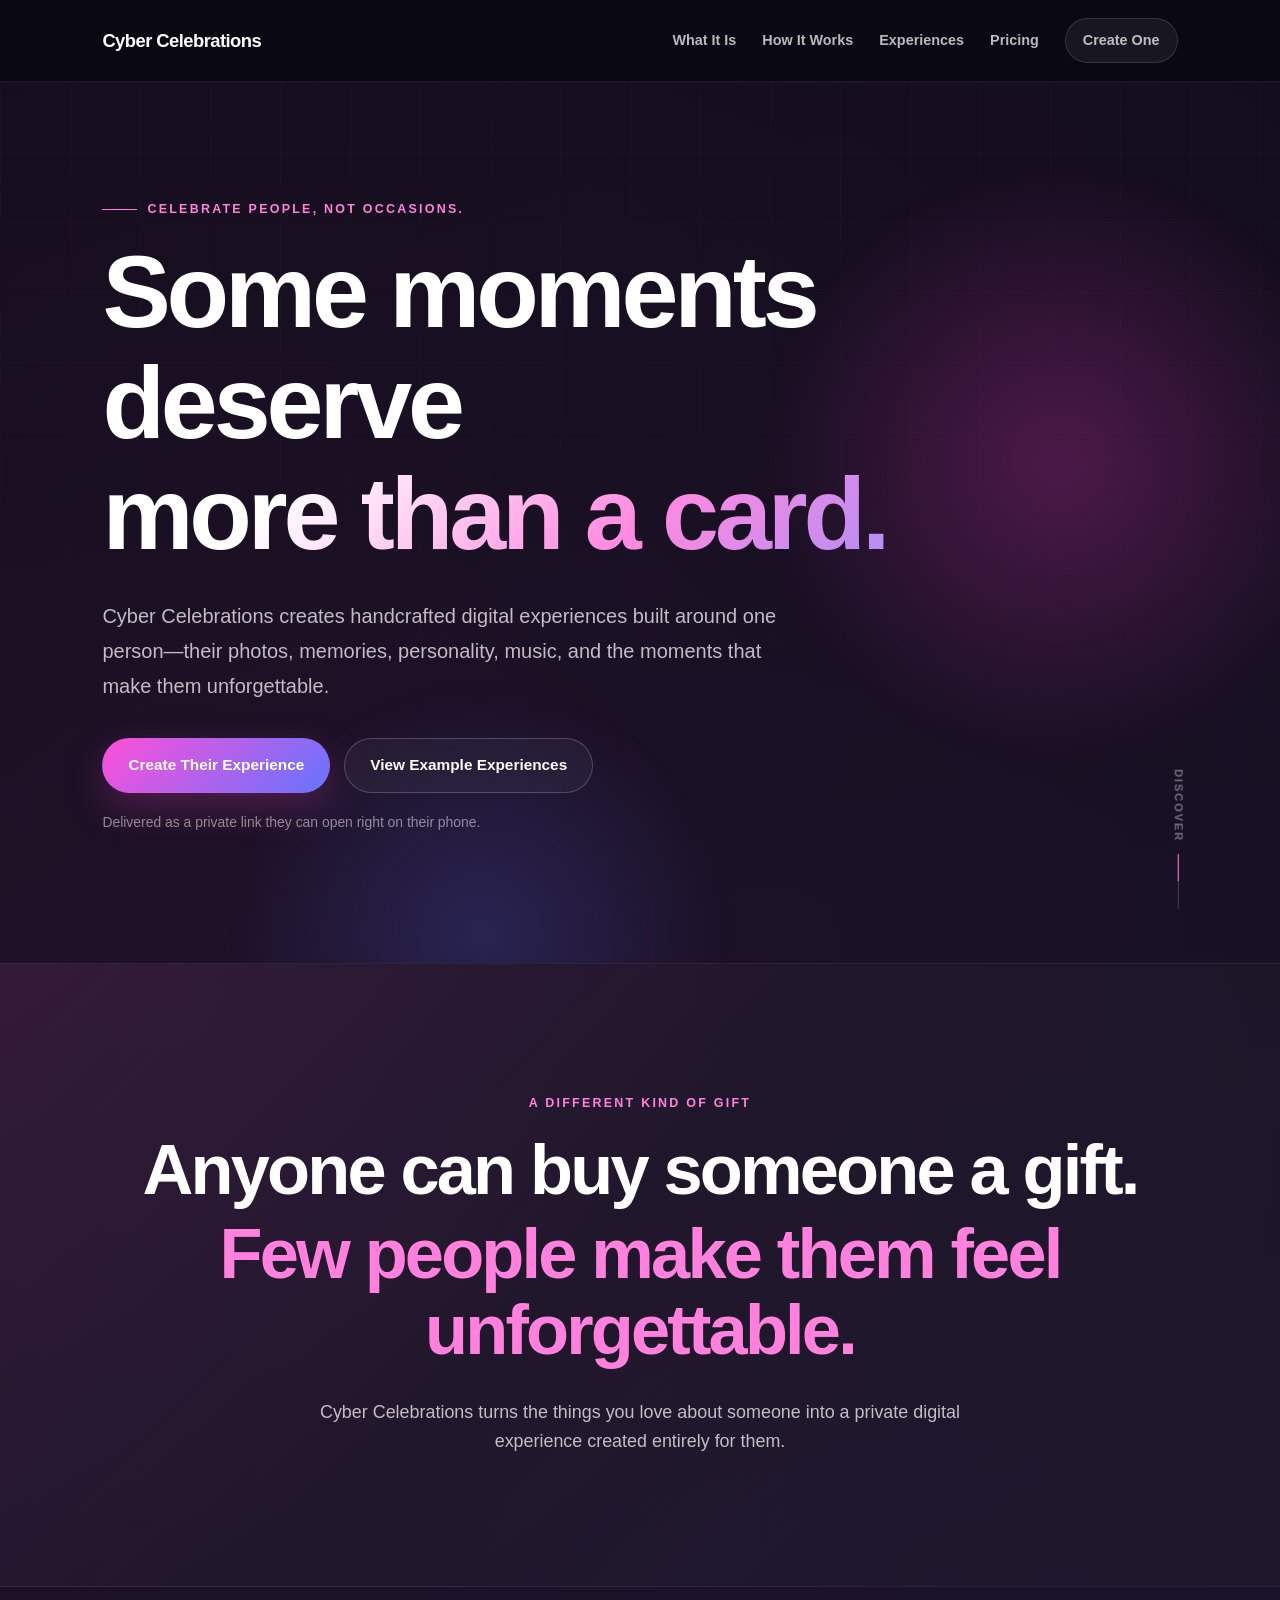
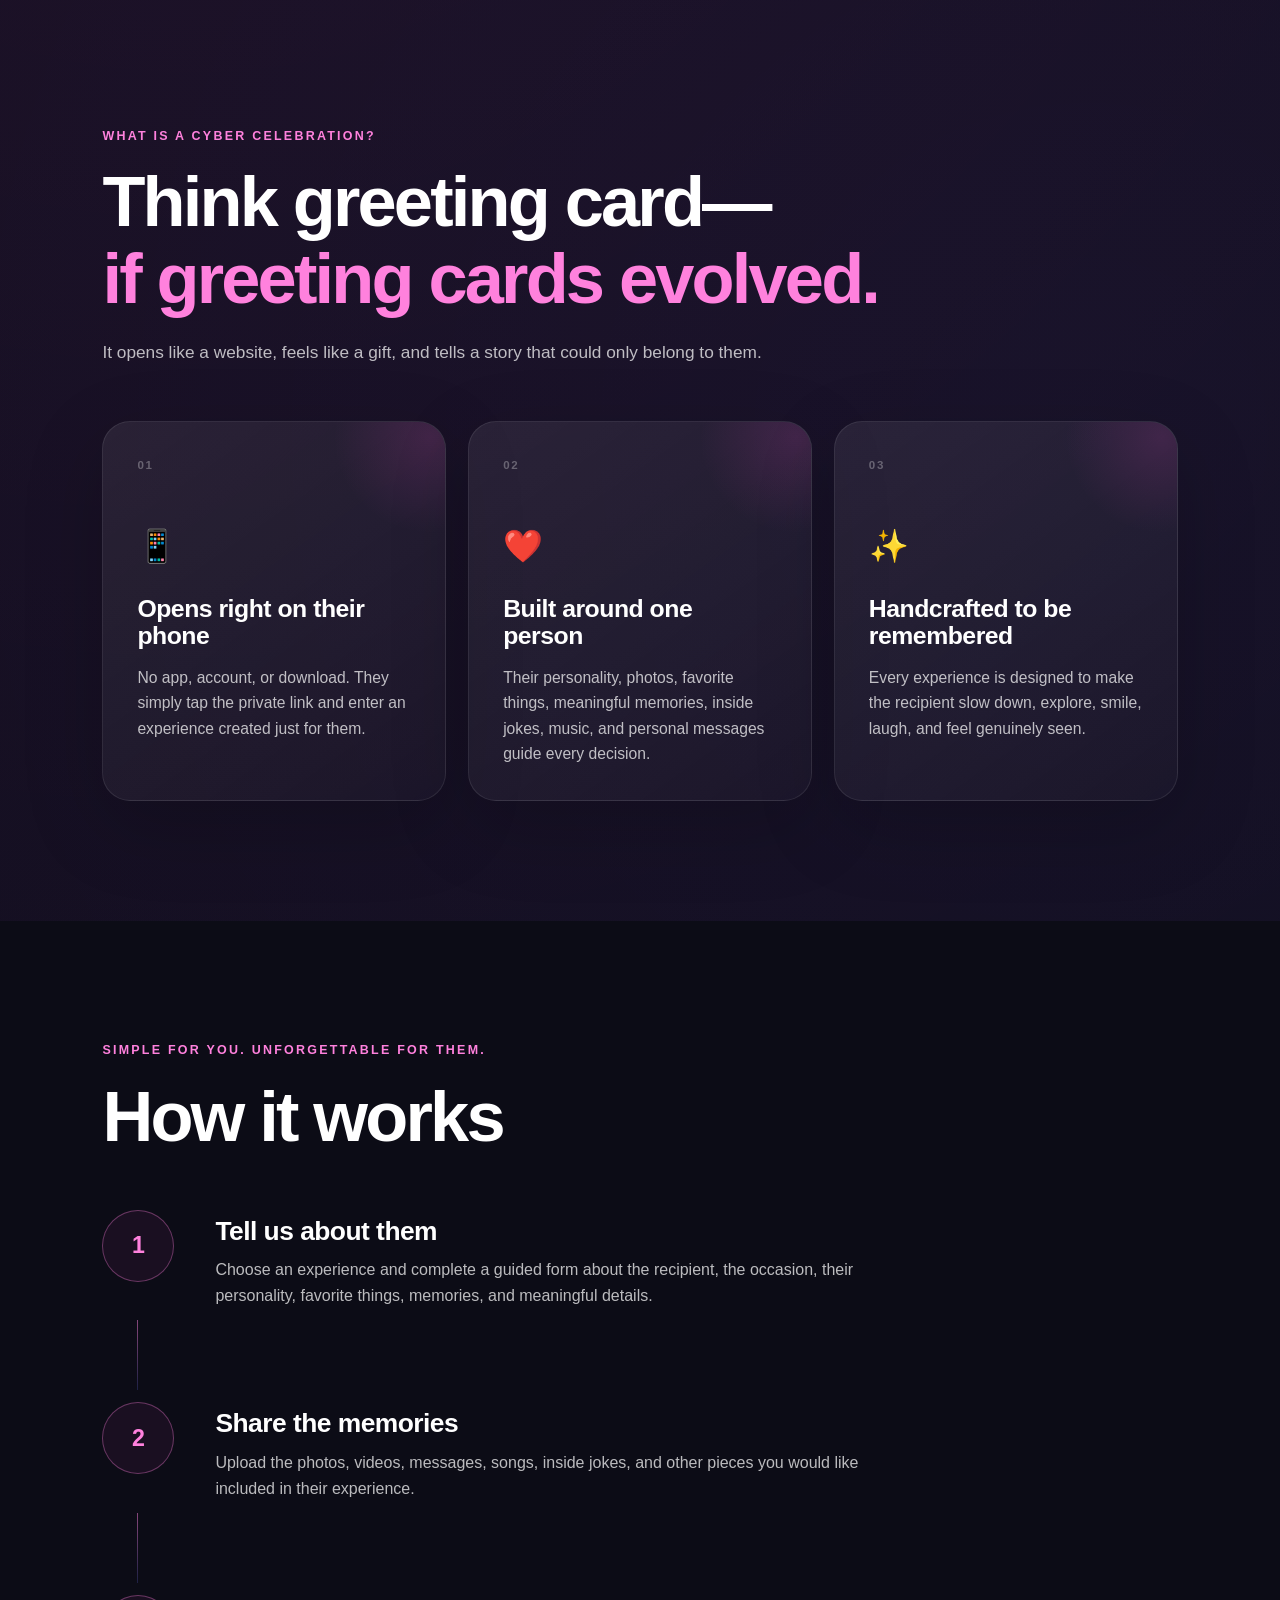
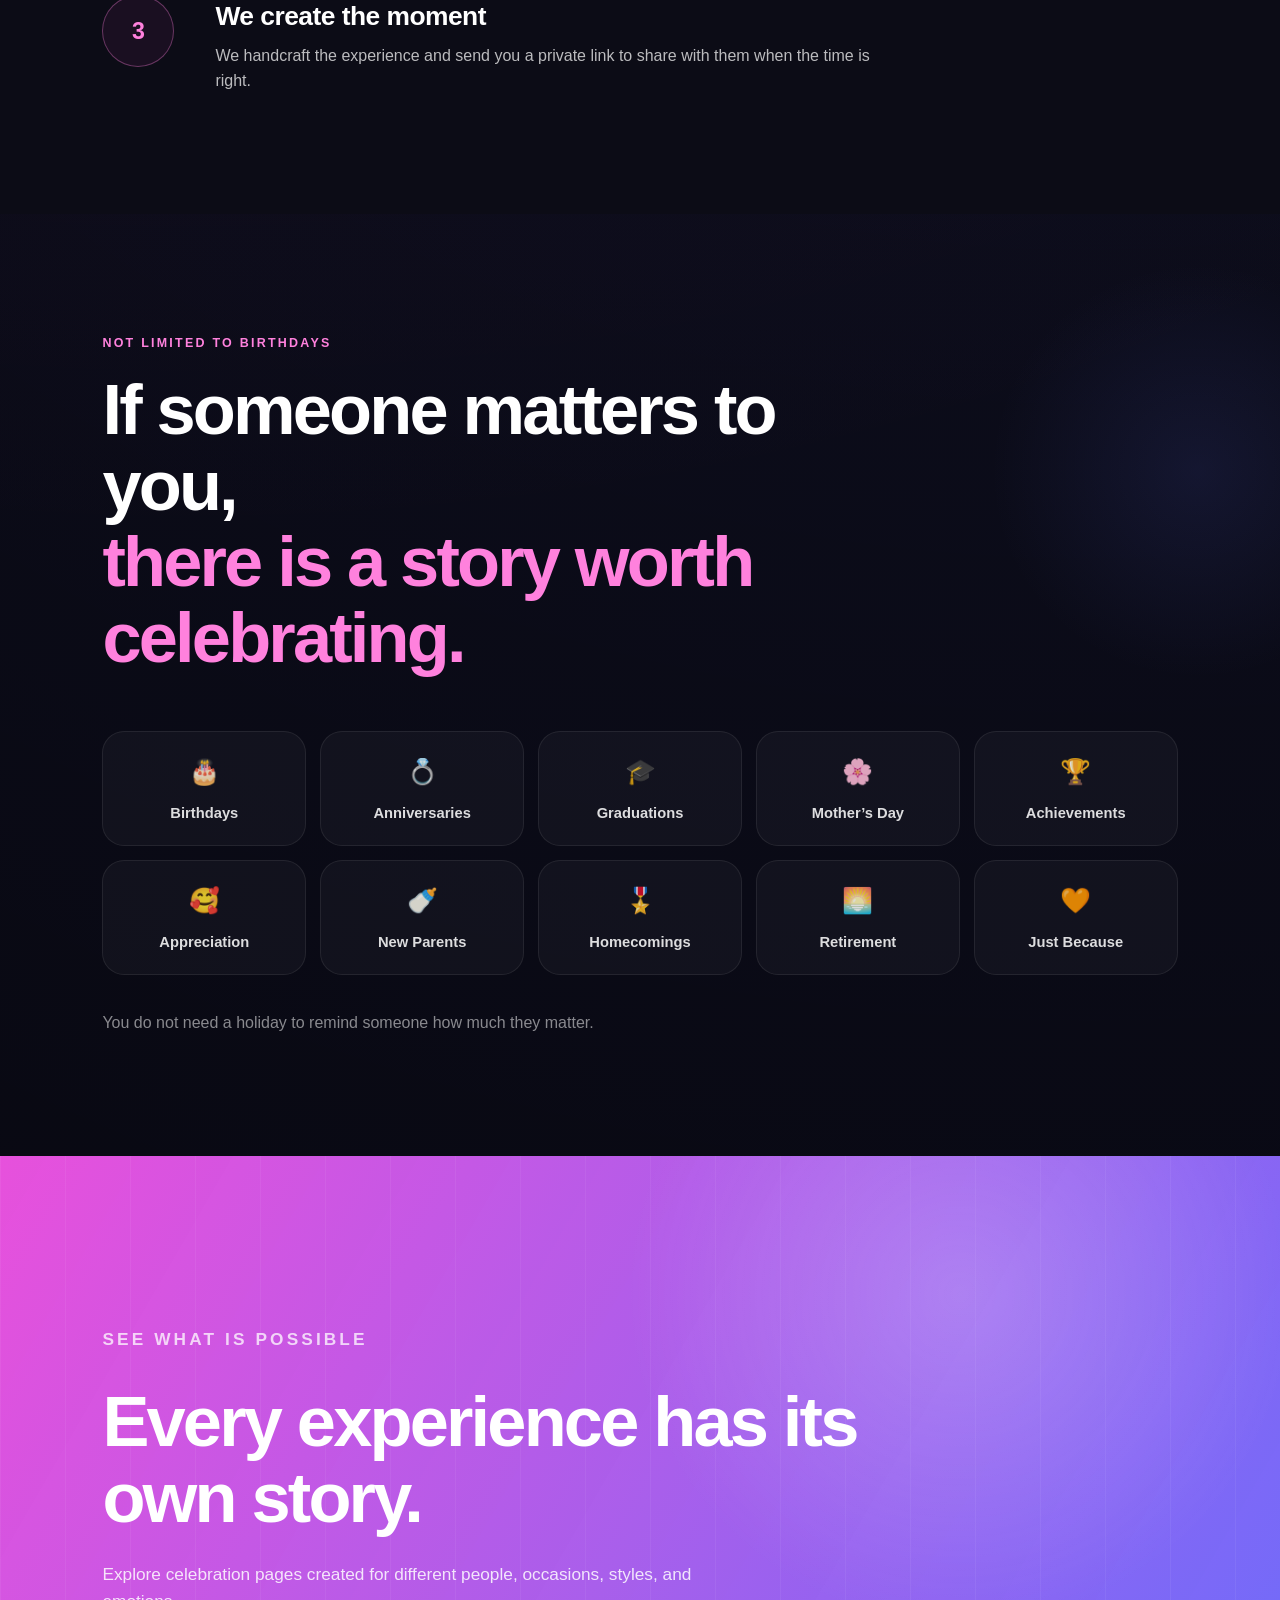
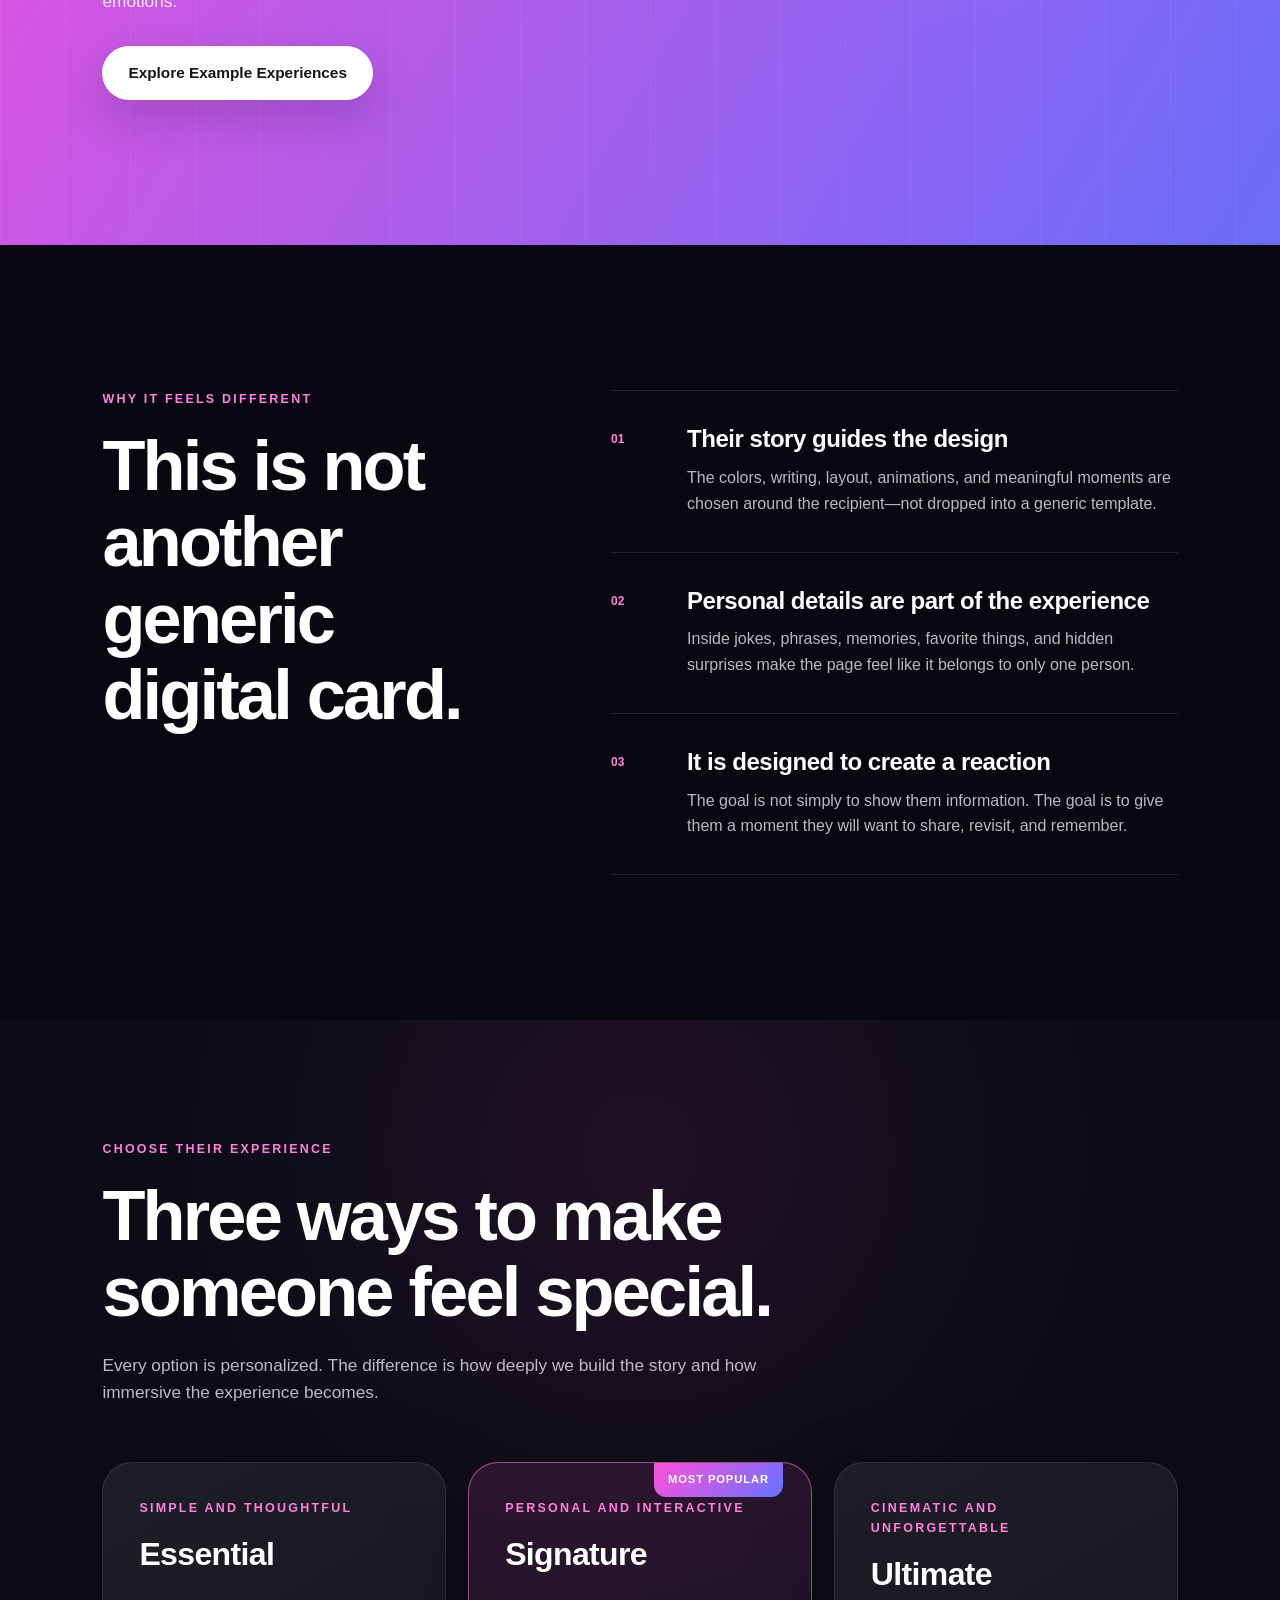
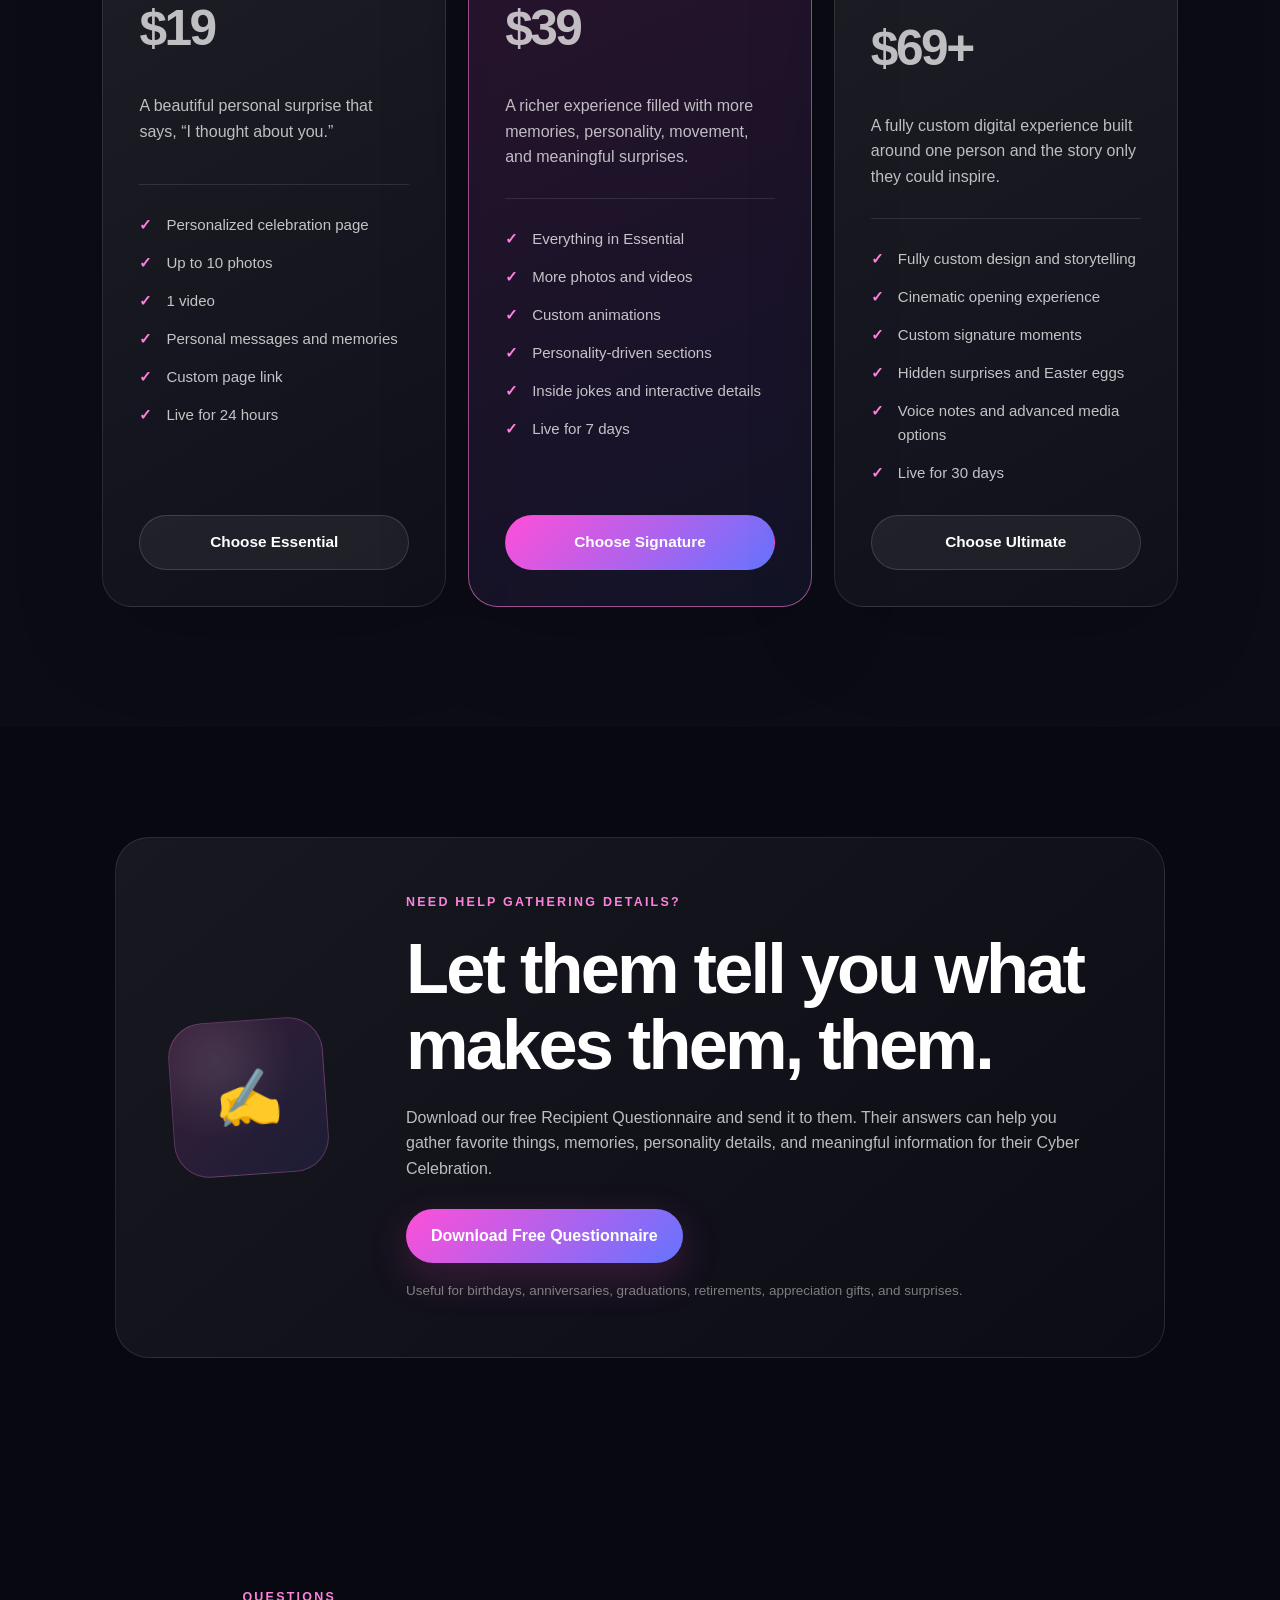
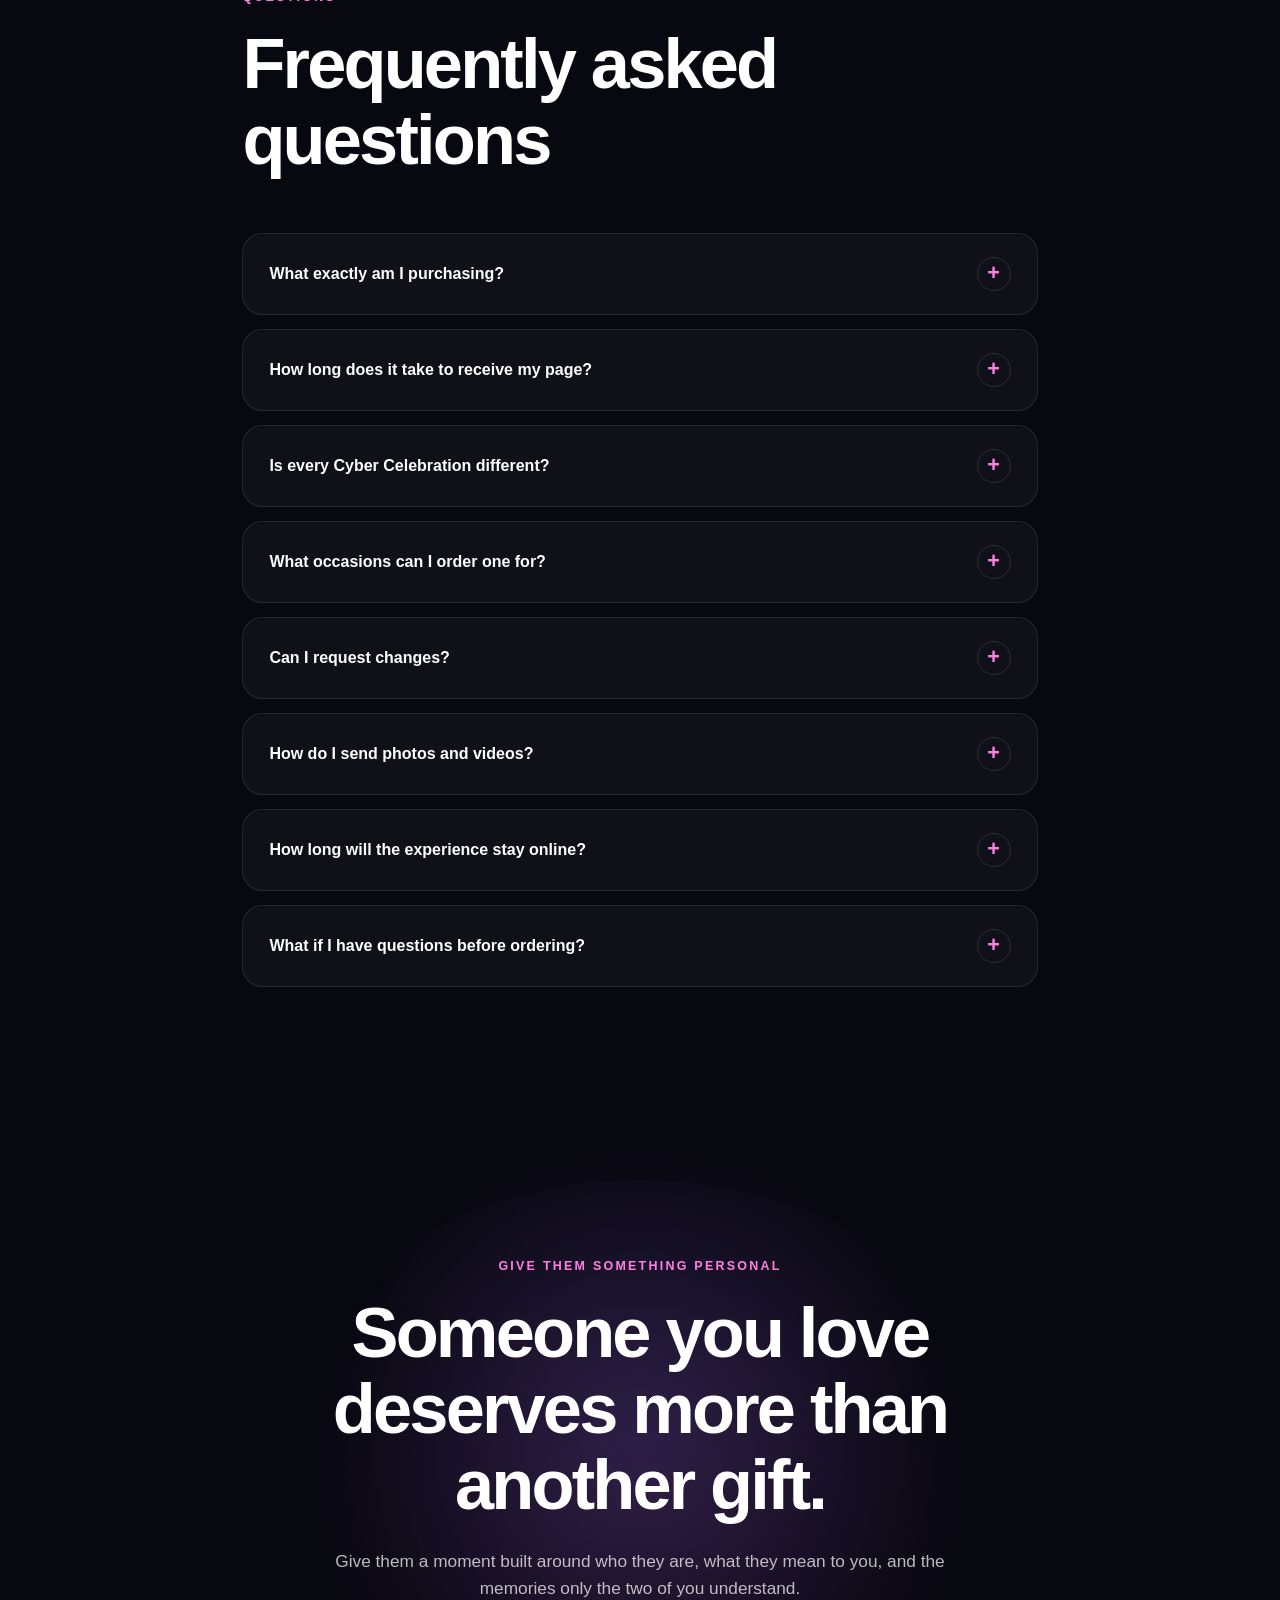
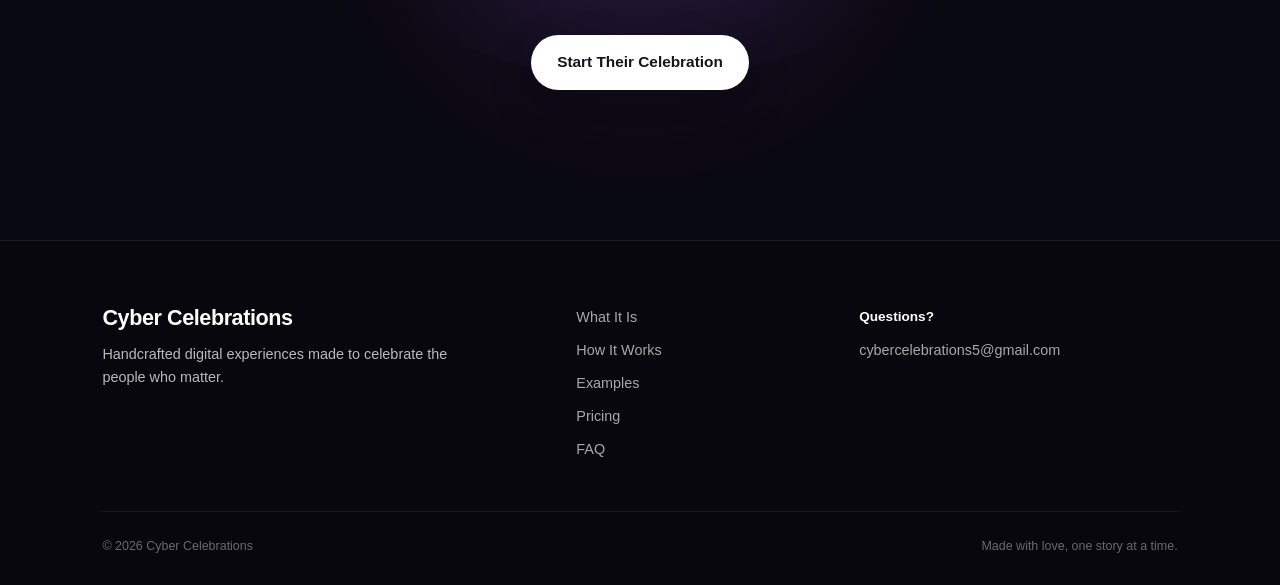
<file: index.html>
<!-- index.html -->

<!DOCTYPE html>
<html lang="en">

<head>

  <!-- Google tag (gtag.js) -->
<script async src="https://www.googletagmanager.com/gtag/js?id=G-FSQ69Q4EKB"></script>
<script>
  window.dataLayer = window.dataLayer || [];
  function gtag(){dataLayer.push(arguments);}
  gtag('js', new Date());

  gtag('config', 'G-FSQ69Q4EKB');
</script>


  <meta charset="UTF-8">

  <meta
    name="viewport"
    content="width=device-width, initial-scale=1.0">

  <meta
    name="description"
    content="Cyber Celebrations creates handcrafted digital experiences built around the people who matter most.">

  <meta
    name="theme-color"
    content="#17131c">

  <title>
    Cyber Celebrations | More Than a Card
  </title>

  <link
    rel="icon"
    type="image/png"
    href="cyber-logo.png">

  <link
    rel="stylesheet"
    href="style.css?v=3">

</head>


<body>


  <!-- ==================================================
       NAVIGATION
  ================================================== -->

  <header class="nav">

    <a
      class="logo"
      href="#top"
      aria-label="Cyber Celebrations home">

      Cyber Celebrations

    </a>


    <button
      class="mobile-menu-button"
      id="mobileMenuButton"
      aria-label="Open navigation menu"
      aria-expanded="false">

      <span></span>
      <span></span>
      <span></span>

    </button>


    <nav id="mainNavigation">

      <a href="#what-it-is">
        What It Is
      </a>

      <a href="#how">
        How It Works
      </a>

      <a href="examples.html">
        Experiences
      </a>

      <a href="#pricing">
        Pricing
      </a>

      <a
        class="nav-button"
        href="#pricing">

        Create One

      </a>

    </nav>

  </header>



  <main id="top">


    <!-- ==================================================
         HERO
    ================================================== -->

    <section class="hero">

      <div
        class="hero-glow hero-glow-one"
        aria-hidden="true">
      </div>

      <div
        class="hero-glow hero-glow-two"
        aria-hidden="true">
      </div>


      <div class="hero-content reveal">

        <p class="tag">
          Celebrate people, not occasions.
        </p>

        <h1>
          Some moments deserve
          <span>more than a card.</span>
        </h1>

        <p class="sub">
          Cyber Celebrations creates handcrafted digital
          experiences built around one person—their photos,
          memories, personality, music, and the moments that
          make them unforgettable.
        </p>


        <div class="buttons">

          <a
            class="btn primary"
            href="#pricing">

            Create Their Experience

          </a>

          <a
            class="btn secondary"
            href="examples.html">

            View Example Experiences

          </a>

        </div>


        <p class="hero-note">
          Delivered as a private link they can open right on their phone.
        </p>

      </div>


      <div
        class="scroll-hint"
        aria-hidden="true">

        <span>
          Discover
        </span>

        <div class="scroll-line"></div>

      </div>

    </section>



    <!-- ==================================================
         EMOTIONAL STATEMENT
    ================================================== -->

    <section class="statement-section">

      <div class="statement-content reveal">

        <p class="section-label">
          A different kind of gift
        </p>

        <h2>
          Anyone can buy someone a gift.
          <span>
            Few people make them feel unforgettable.
          </span>
        </h2>

        <p>
          Cyber Celebrations turns the things you love about
          someone into a private digital experience created
          entirely for them.
        </p>

      </div>

    </section>



    <!-- ==================================================
         WHAT IT IS
    ================================================== -->

    <section
      id="what-it-is"
      class="section what-section">

      <div class="section-heading reveal">

        <p class="section-label">
          What is a Cyber Celebration?
        </p>

        <h2>
          Think greeting card—
          <span>if greeting cards evolved.</span>
        </h2>

        <p>
          It opens like a website, feels like a gift,
          and tells a story that could only belong to them.
        </p>

      </div>


      <div class="feature-grid">

        <article class="feature-card reveal">

          <div class="feature-number">
            01
          </div>

          <div class="feature-icon">
            📱
          </div>

          <h3>
            Opens right on their phone
          </h3>

          <p>
            No app, account, or download. They simply tap
            the private link and enter an experience created
            just for them.
          </p>

        </article>


        <article class="feature-card reveal">

          <div class="feature-number">
            02
          </div>

          <div class="feature-icon">
            ❤️
          </div>

          <h3>
            Built around one person
          </h3>

          <p>
            Their personality, photos, favorite things,
            meaningful memories, inside jokes, music,
            and personal messages guide every decision.
          </p>

        </article>


        <article class="feature-card reveal">

          <div class="feature-number">
            03
          </div>

          <div class="feature-icon">
            ✨
          </div>

          <h3>
            Handcrafted to be remembered
          </h3>

          <p>
            Every experience is designed to make the recipient
            slow down, explore, smile, laugh, and feel genuinely seen.
          </p>

        </article>

      </div>

    </section>



    <!-- ==================================================
         HOW IT WORKS
    ================================================== -->

    <section
      id="how"
      class="section how-section">

      <div class="section-heading reveal">

        <p class="section-label">
          Simple for you. Unforgettable for them.
        </p>

        <h2>
          How it works
        </h2>

      </div>


      <div class="process">

        <article class="process-step reveal">

          <div class="process-number">
            1
          </div>

          <div class="process-copy">

            <h3>
              Tell us about them
            </h3>

            <p>
              Choose an experience and complete a guided form
              about the recipient, the occasion, their personality,
              favorite things, memories, and meaningful details.
            </p>

          </div>

        </article>


        <div
          class="process-connector"
          aria-hidden="true">
        </div>


        <article class="process-step reveal">

          <div class="process-number">
            2
          </div>

          <div class="process-copy">

            <h3>
              Share the memories
            </h3>

            <p>
              Upload the photos, videos, messages, songs,
              inside jokes, and other pieces you would like
              included in their experience.
            </p>

          </div>

        </article>


        <div
          class="process-connector"
          aria-hidden="true">
        </div>


        <article class="process-step reveal">

          <div class="process-number">
            3
          </div>

          <div class="process-copy">

            <h3>
              We create the moment
            </h3>

            <p>
              We handcraft the experience and send you a
              private link to share with them when the time is right.
            </p>

          </div>

        </article>

      </div>

    </section>



    <!-- ==================================================
         OCCASIONS
    ================================================== -->

    <section
      id="occasions"
      class="section occasions-section">

      <div class="section-heading reveal">

        <p class="section-label">
          Not limited to birthdays
        </p>

        <h2>
          If someone matters to you,
          <span>there is a story worth celebrating.</span>
        </h2>

      </div>


      <div class="occasion-grid">

        <div class="occasion-item reveal">
          <span>🎂</span>
          Birthdays
        </div>

        <div class="occasion-item reveal">
          <span>💍</span>
          Anniversaries
        </div>

        <div class="occasion-item reveal">
          <span>🎓</span>
          Graduations
        </div>

        <div class="occasion-item reveal">
          <span>🌸</span>
          Mother’s Day
        </div>

        <div class="occasion-item reveal">
          <span>🏆</span>
          Achievements
        </div>

        <div class="occasion-item reveal">
          <span>🥰</span>
          Appreciation
        </div>

        <div class="occasion-item reveal">
          <span>🍼</span>
          New Parents
        </div>

        <div class="occasion-item reveal">
          <span>🎖️</span>
          Homecomings
        </div>

        <div class="occasion-item reveal">
          <span>🌅</span>
          Retirement
        </div>

        <div class="occasion-item reveal">
          <span>🧡</span>
          Just Because
        </div>

      </div>


      <p class="occasion-closing reveal">
        You do not need a holiday to remind someone
        how much they matter.
      </p>

    </section>



    <!-- ==================================================
         EXPERIENCE PREVIEW
    ================================================== -->

    <section class="experience-preview-section">

      <div class="experience-preview-content reveal">

        <p class="section-label">
          See what is possible
        </p>

        <h2>
          Every experience has its own story.
        </h2>

        <p>
          Explore celebration pages created for different people,
          occasions, styles, and emotions.
        </p>

        <a
          class="btn light-button"
          href="examples.html">

          Explore Example Experiences

        </a>

      </div>

    </section>



    <!-- ==================================================
         WHY IT IS DIFFERENT
    ================================================== -->

    <section class="section difference-section">

      <div class="difference-layout">

        <div class="difference-heading reveal">

          <p class="section-label">
            Why it feels different
          </p>

          <h2>
            This is not another generic digital card.
          </h2>

        </div>


        <div class="difference-points">

          <article class="difference-item reveal">

            <span>
              01
            </span>

            <div>

              <h3>
                Their story guides the design
              </h3>

              <p>
                The colors, writing, layout, animations,
                and meaningful moments are chosen around
                the recipient—not dropped into a generic template.
              </p>

            </div>

          </article>


          <article class="difference-item reveal">

            <span>
              02
            </span>

            <div>

              <h3>
                Personal details are part of the experience
              </h3>

              <p>
                Inside jokes, phrases, memories, favorite things,
                and hidden surprises make the page feel like it
                belongs to only one person.
              </p>

            </div>

          </article>


          <article class="difference-item reveal">

            <span>
              03
            </span>

            <div>

              <h3>
                It is designed to create a reaction
              </h3>

              <p>
                The goal is not simply to show them information.
                The goal is to give them a moment they will want
                to share, revisit, and remember.
              </p>

            </div>

          </article>

        </div>

      </div>

    </section>



    <!-- ==================================================
         PRICING
    ================================================== -->

    <section
      id="pricing"
      class="section pricing-section">

      <div class="section-heading reveal">

        <p class="section-label">
          Choose their experience
        </p>

        <h2>
          Three ways to make someone feel special.
        </h2>

        <p>
          Every option is personalized. The difference is how deeply
          we build the story and how immersive the experience becomes.
        </p>

      </div>


      <div class="pricing">


        <!-- ESSENTIAL -->

        <article class="price-card reveal">

          <div class="package-top">

            <p class="package-label">
              Simple and thoughtful
            </p>

            <h3>
              Essential
            </h3>

            <p class="price">
              $19
            </p>

          </div>


          <p class="package-feeling">
            A beautiful personal surprise that says,
            “I thought about you.”
          </p>


          <ul class="package-list">

            <li>
              Personalized celebration page
            </li>

            <li>
              Up to 10 photos
            </li>

            <li>
              1 video
            </li>

            <li>
              Personal messages and memories
            </li>

            <li>
              Custom page link
            </li>

            <li>
              Live for 24 hours
            </li>

          </ul>


          <a
            class="btn package-button"
            href="https://tally.so/r/yPdEkg">

            Choose Essential

          </a>

        </article>



        <!-- SIGNATURE -->

        <article class="price-card featured reveal">

          <div class="featured-label">
            Most Popular
          </div>


          <div class="package-top">

            <p class="package-label">
              Personal and interactive
            </p>

            <h3>
              Signature
            </h3>

            <p class="price">
              $39
            </p>

          </div>


          <p class="package-feeling">
            A richer experience filled with more memories,
            personality, movement, and meaningful surprises.
          </p>


          <ul class="package-list">

            <li>
              Everything in Essential
            </li>

            <li>
              More photos and videos
            </li>

            <li>
              Custom animations
            </li>

            <li>
              Personality-driven sections
            </li>

            <li>
              Inside jokes and interactive details
            </li>

            <li>
              Live for 7 days
            </li>

          </ul>


          <a
            class="btn package-button featured-button"
            href="https://tally.so/r/J9BvxK">

            Choose Signature

          </a>

        </article>



        <!-- ULTIMATE -->

        <article class="price-card reveal">

          <div class="package-top">

            <p class="package-label">
              Cinematic and unforgettable
            </p>

            <h3>
              Ultimate
            </h3>

            <p class="price">
              $69+
            </p>

          </div>


          <p class="package-feeling">
            A fully custom digital experience built around
            one person and the story only they could inspire.
          </p>


          <ul class="package-list">

            <li>
              Fully custom design and storytelling
            </li>

            <li>
              Cinematic opening experience
            </li>

            <li>
              Custom signature moments
            </li>

            <li>
              Hidden surprises and Easter eggs
            </li>

            <li>
              Voice notes and advanced media options
            </li>

            <li>
              Live for 30 days
            </li>

          </ul>


          <a
            class="btn package-button"
            href="https://tally.so/r/ODVMeg">

            Choose Ultimate

          </a>

        </article>

      </div>

    </section>



    <!-- ==================================================
         QUESTIONNAIRE
    ================================================== -->

    <section class="questionnaire-section">

      <div class="questionnaire-content reveal">

        <div class="questionnaire-icon">
          ✍️
        </div>

        <div class="questionnaire-copy">

          <p class="section-label">
            Need help gathering details?
          </p>

          <h2>
            Let them tell you what makes them, them.
          </h2>

          <p>
            Download our free Recipient Questionnaire and send it
            to them. Their answers can help you gather favorite things,
            memories, personality details, and meaningful information
            for their Cyber Celebration.
          </p>

          <a
            href="recipient-questionnaire.png"
            download
            class="questionnaire-btn">

            Download Free Questionnaire

          </a>

          <p class="questionnaire-note">
            Useful for birthdays, anniversaries, graduations,
            retirements, appreciation gifts, and surprises.
          </p>

        </div>

      </div>

    </section>



    <!-- ==================================================
         FAQ
    ================================================== -->

    <section
      id="faq"
      class="section faq">

      <div class="section-heading reveal">

        <p class="section-label">
          Questions
        </p>

        <h2>
          Frequently asked questions
        </h2>

      </div>


      <div class="faq-list">


        <article class="faq-item reveal">

          <button
            class="faq-question"
            aria-expanded="false">

            <span>
              What exactly am I purchasing?
            </span>

            <span class="faq-plus">
              +
            </span>

          </button>

          <div class="faq-answer">

            <p>
              You are purchasing a personalized digital experience
              built around one person. It is delivered as a private
              webpage link that can include photos, videos, memories,
              music, messages, animations, and interactive moments.
            </p>

          </div>

        </article>


        <article class="faq-item reveal">

          <button
            class="faq-question"
            aria-expanded="false">

            <span>
              How long does it take to receive my page?
            </span>

            <span class="faq-plus">
              +
            </span>

          </button>

          <div class="faq-answer">

            <p>
              Most Cyber Celebrations are completed within 24–72 hours
              after payment and after all required photos, videos,
              information, and messages have been received.
            </p>

          </div>

        </article>


        <article class="faq-item reveal">

          <button
            class="faq-question"
            aria-expanded="false">

            <span>
              Is every Cyber Celebration different?
            </span>

            <span class="faq-plus">
              +
            </span>

          </button>

          <div class="faq-answer">

            <p>
              Yes. Every experience is built around the recipient,
              their personality, the information you provide,
              and the package selected. Ultimate experiences receive
              the greatest level of custom storytelling and design.
            </p>

          </div>

        </article>


        <article class="faq-item reveal">

          <button
            class="faq-question"
            aria-expanded="false">

            <span>
              What occasions can I order one for?
            </span>

            <span class="faq-plus">
              +
            </span>

          </button>

          <div class="faq-answer">

            <p>
              Birthdays, anniversaries, graduations, retirements,
              Mother’s Day, Father’s Day, friendships, achievements,
              milestones, appreciation, romantic surprises,
              and nearly any moment involving someone worth celebrating.
            </p>

          </div>

        </article>


        <article class="faq-item reveal">

          <button
            class="faq-question"
            aria-expanded="false">

            <span>
              Can I request changes?
            </span>

            <span class="faq-plus">
              +
            </span>

          </button>

          <div class="faq-answer">

            <p>
              Yes. Minor revisions are included so that names,
              messages, photos, and important details feel right
              before the final experience is delivered.
            </p>

          </div>

        </article>


        <article class="faq-item reveal">

          <button
            class="faq-question"
            aria-expanded="false">

            <span>
              How do I send photos and videos?
            </span>

            <span class="faq-plus">
              +
            </span>

          </button>

          <div class="faq-answer">

            <p>
              The order form will guide you through the upload process.
              Additional upload instructions may be provided when
              larger files or additional media are needed.
            </p>

          </div>

        </article>


        <article class="faq-item reveal">

          <button
            class="faq-question"
            aria-expanded="false">

            <span>
              How long will the experience stay online?
            </span>

            <span class="faq-plus">
              +
            </span>

          </button>

          <div class="faq-answer">

            <p>
              Essential experiences remain live for 24 hours,
              Signature experiences for 7 days, and Ultimate
              experiences for 30 days.
            </p>

          </div>

        </article>


        <article class="faq-item reveal">

          <button
            class="faq-question"
            aria-expanded="false">

            <span>
              What if I have questions before ordering?
            </span>

            <span class="faq-plus">
              +
            </span>

          </button>

          <div class="faq-answer">

            <p>
              Email cybercelebrations5@gmail.com and we will be
              happy to help you choose the right experience.
            </p>

          </div>

        </article>

      </div>

    </section>



    <!-- ==================================================
         FINAL CTA
    ================================================== -->

    <section class="final">

      <div
        class="final-glow"
        aria-hidden="true">
      </div>


      <div class="final-content reveal">

        <p class="section-label">
          Give them something personal
        </p>

        <h2>
          Someone you love deserves
          more than another gift.
        </h2>

        <p>
          Give them a moment built around who they are,
          what they mean to you, and the memories
          only the two of you understand.
        </p>

        <a
          class="btn final-button"
          href="#pricing">

          Start Their Celebration

        </a>

      </div>

    </section>


  </main>



  <!-- ==================================================
       FOOTER
  ================================================== -->

  <footer>

    <div class="footer-main">

      <div class="footer-brand">

        <h3>
          Cyber Celebrations
        </h3>

        <p>
          Handcrafted digital experiences made
          to celebrate the people who matter.
        </p>

      </div>


      <div class="footer-links">

        <a href="#what-it-is">
          What It Is
        </a>

        <a href="#how">
          How It Works
        </a>

        <a href="examples.html">
          Examples
        </a>

        <a href="#pricing">
          Pricing
        </a>

        <a href="#faq">
          FAQ
        </a>

      </div>


      <div class="footer-contact">

        <p>
          Questions?
        </p>

        <a href="mailto:cybercelebrations5@gmail.com">
          cybercelebrations5@gmail.com
        </a>

      </div>

    </div>


    <div class="footer-bottom">

      <p>
        © 2026 Cyber Celebrations
      </p>

      <p>
        Made with love, one story at a time.
      </p>

    </div>

  </footer>


  <script src="script.js?v=3"></script>

</body>

</html>
</file>
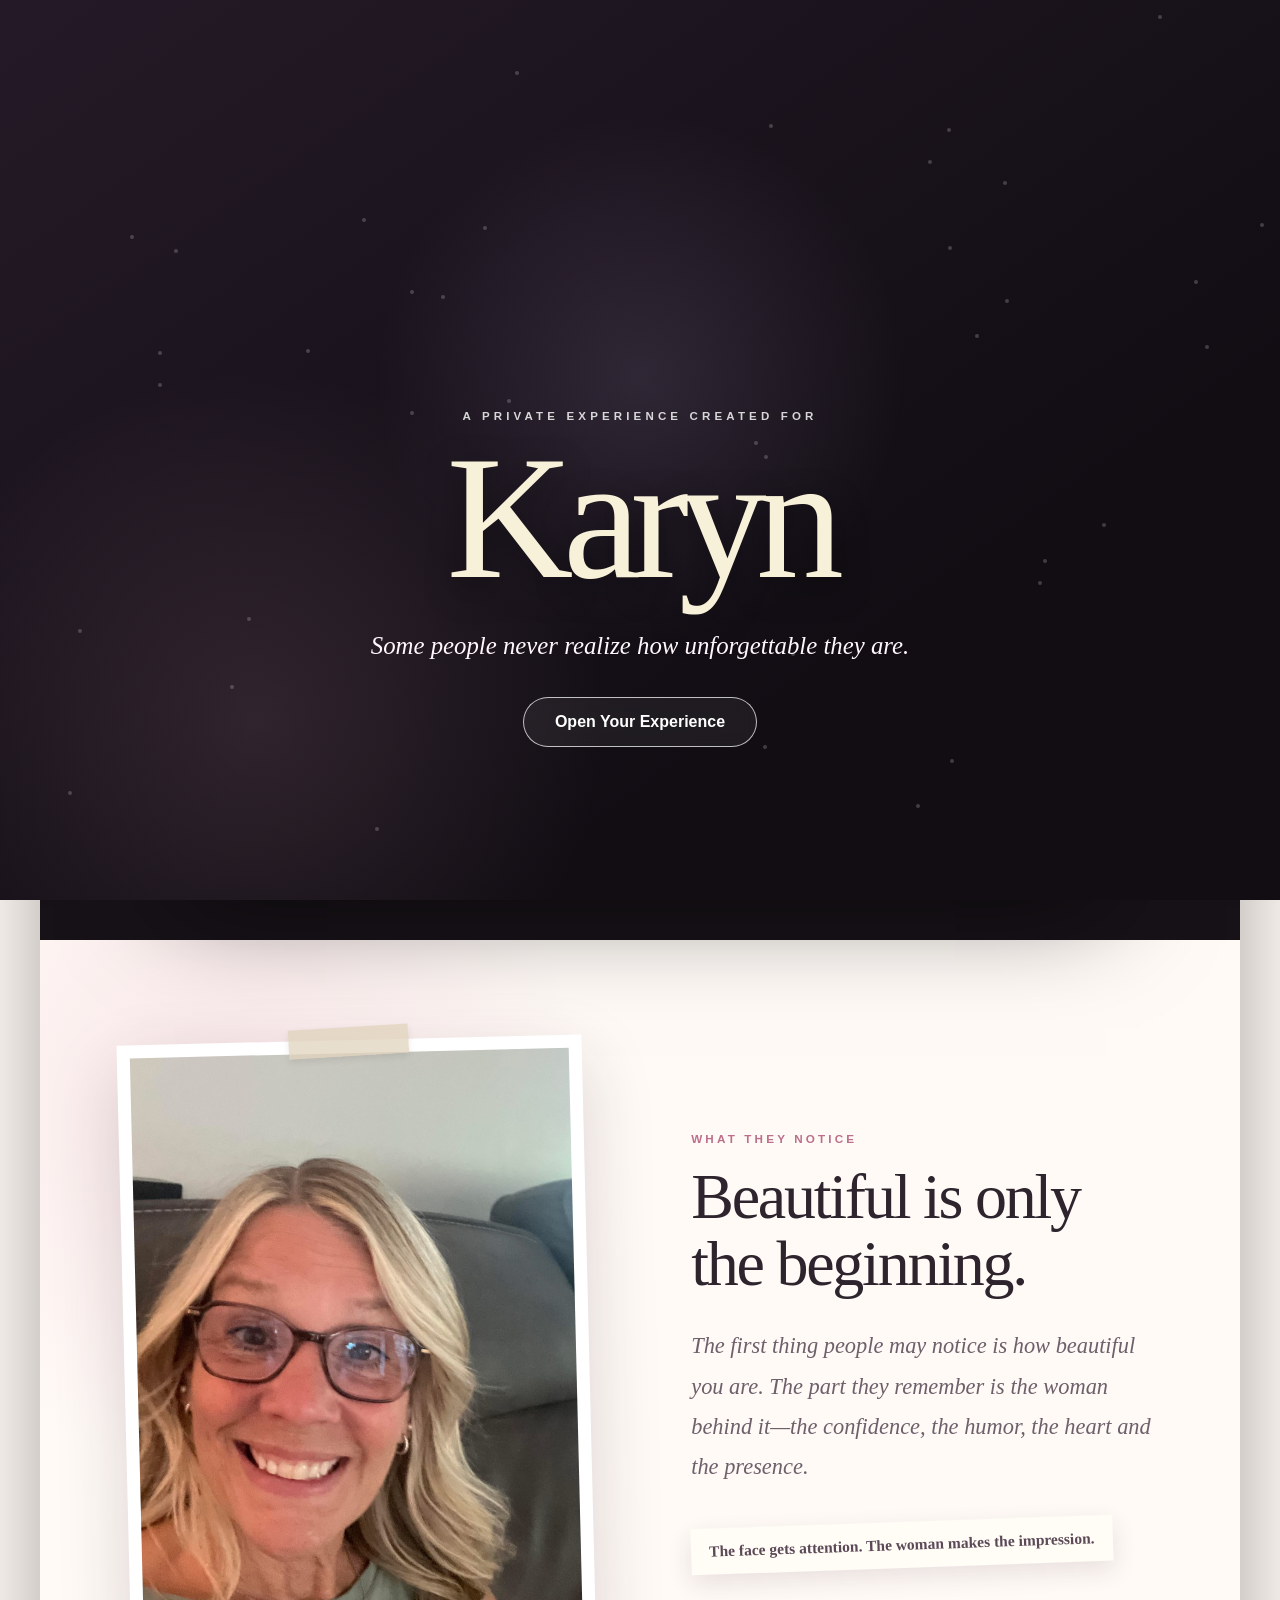
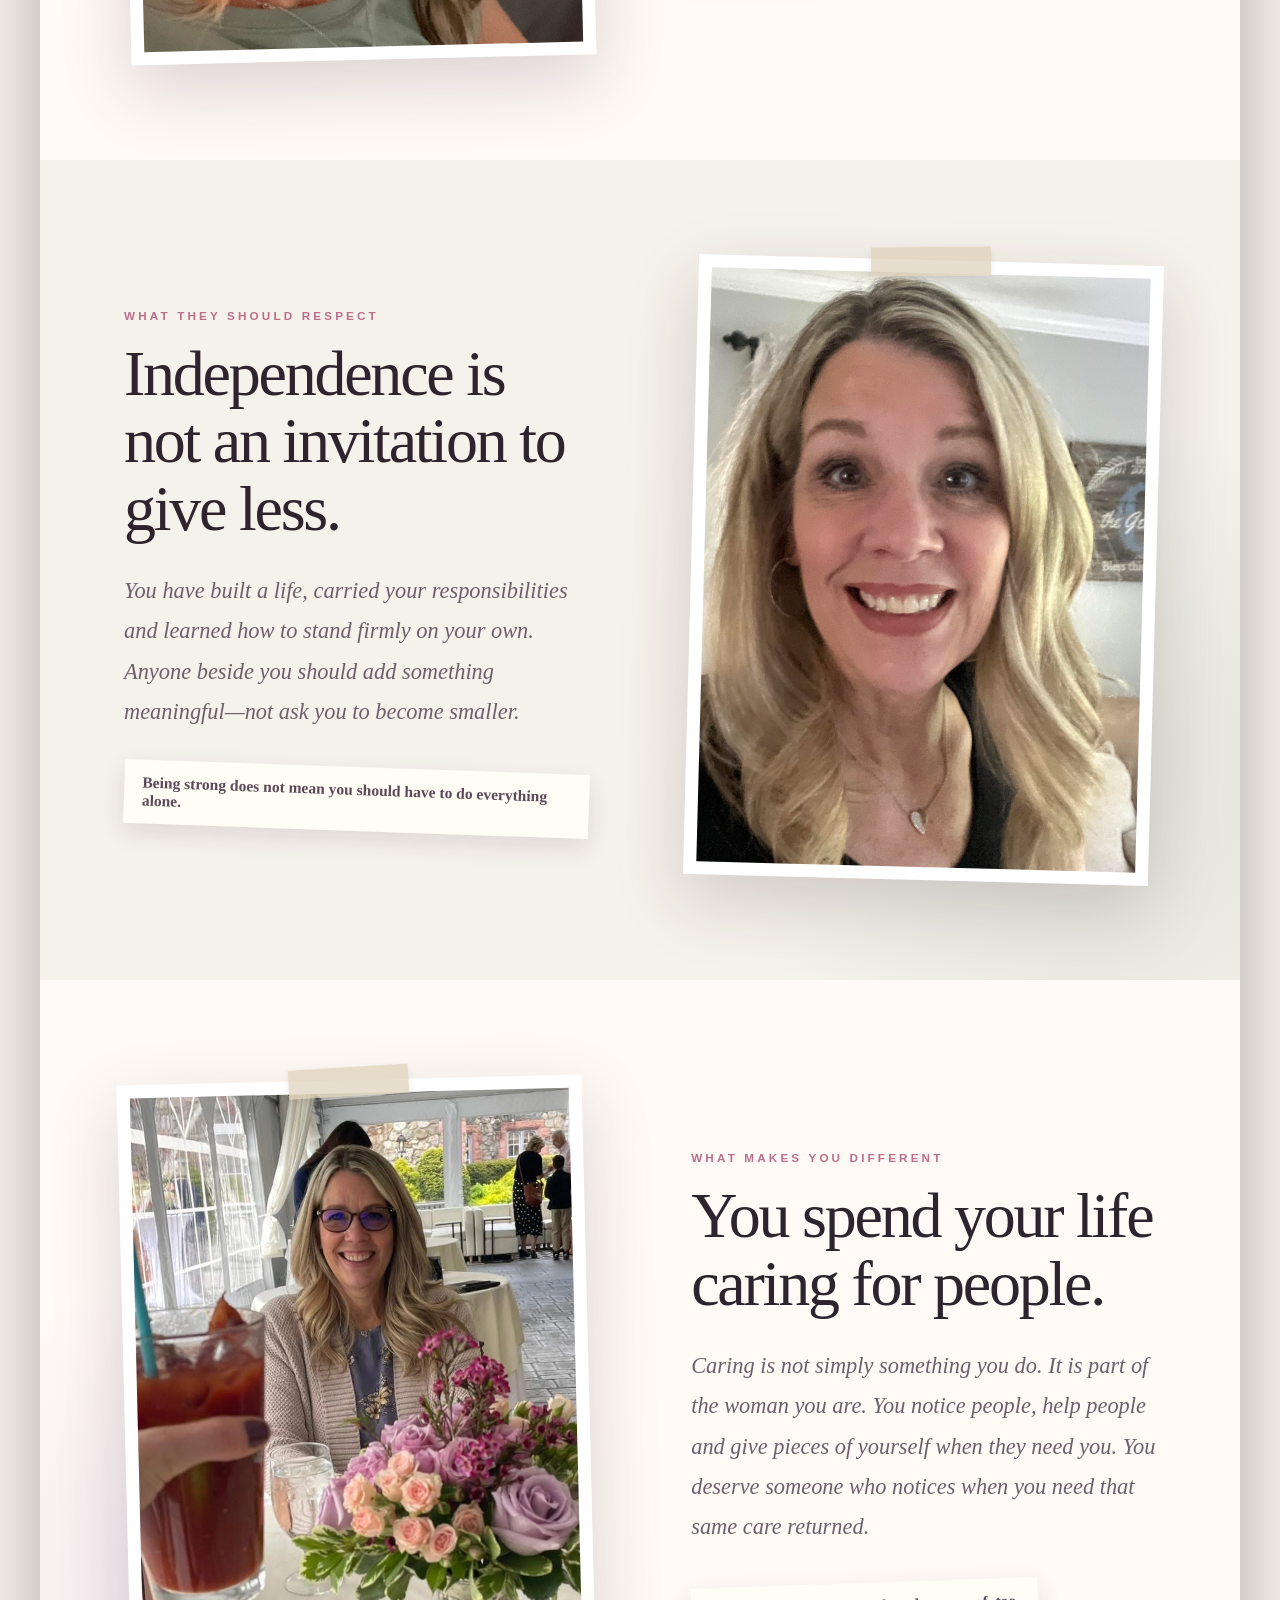
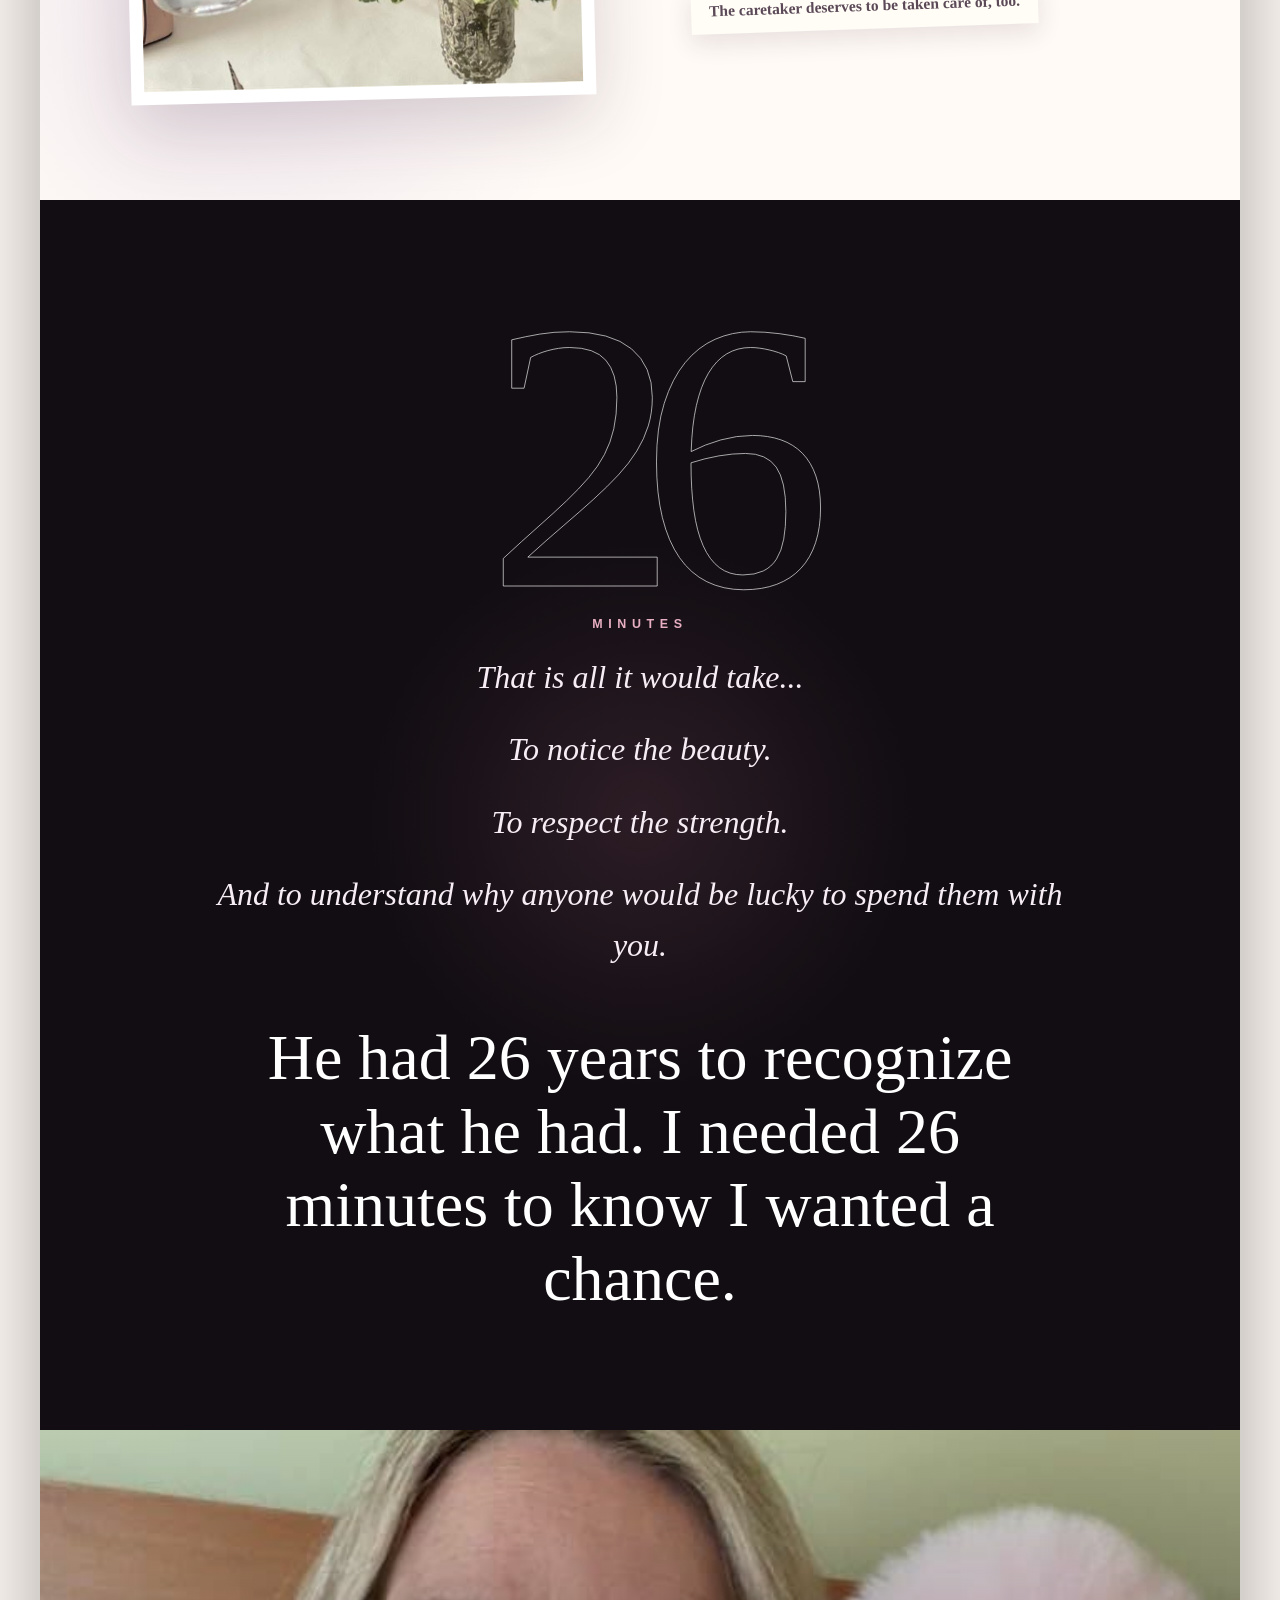
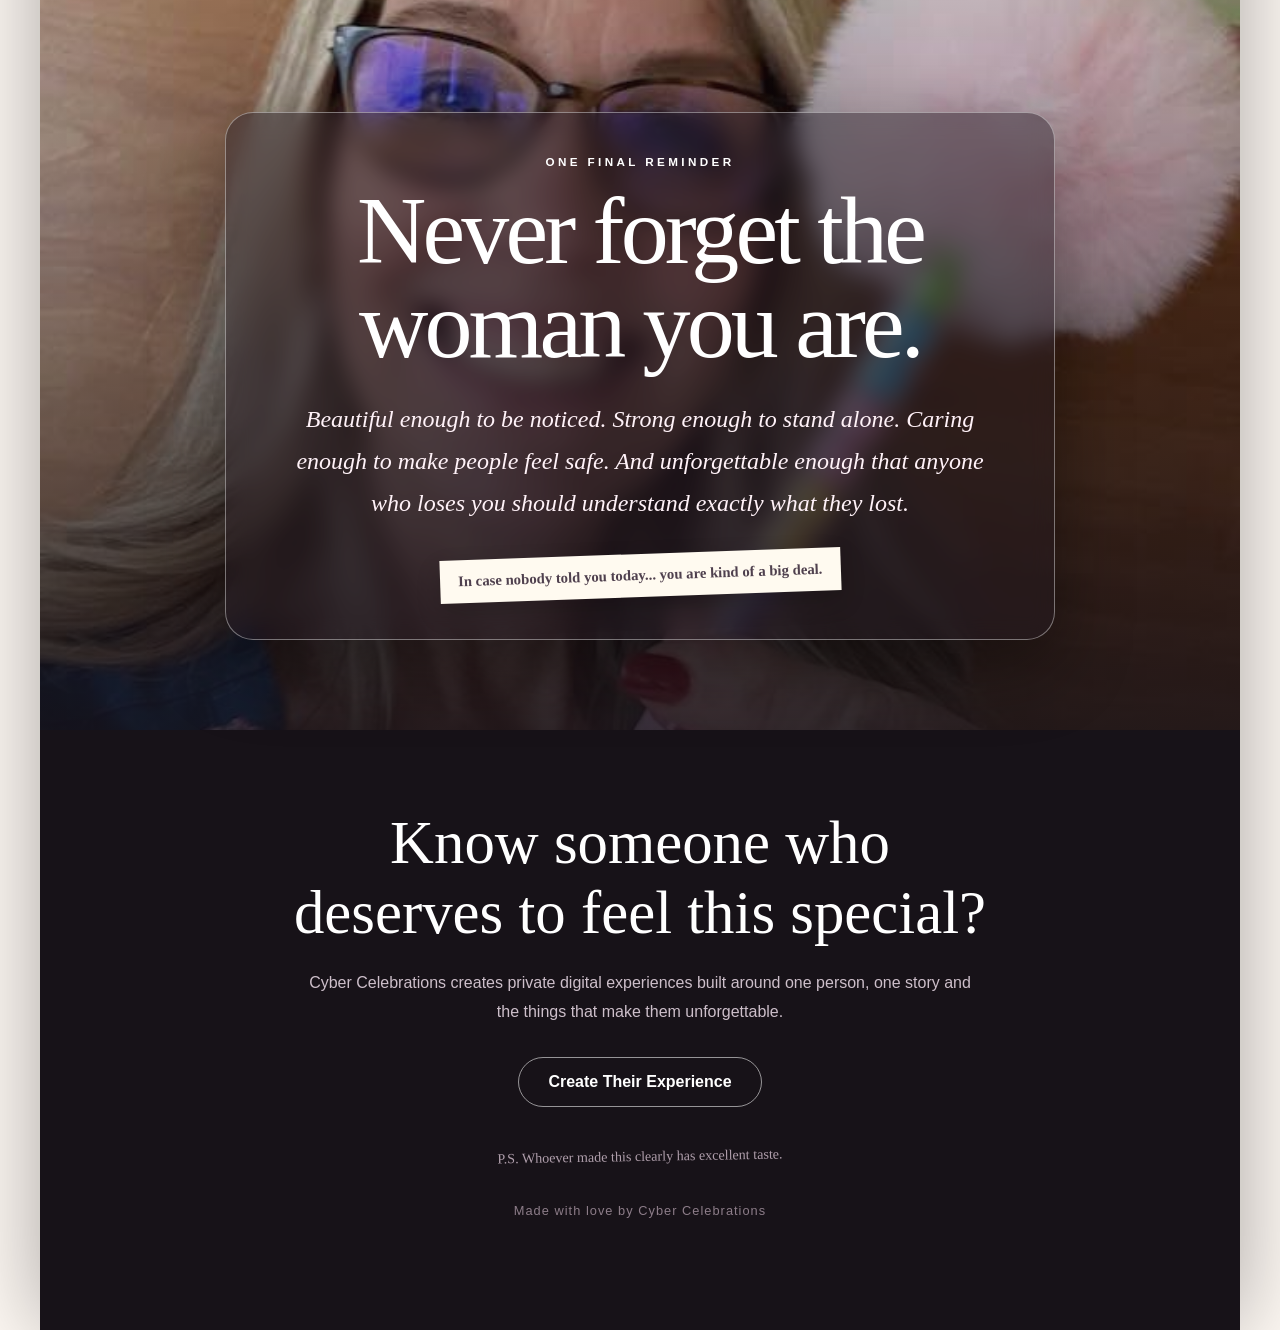
<file: karyn/index.html>
<!DOCTYPE html>
<html lang="en">

<head>
  <meta charset="UTF-8">

  <meta
    name="viewport"
    content="width=device-width, initial-scale=1.0"
  >

  <meta
    name="theme-color"
    content="#171218"
  >

  <title>Karyn | A Cyber Celebrations Experience</title>

  <style>

    /* ==================================================
       BASIC SETTINGS
    ================================================== */

    :root {
      --night: #171218;
      --night-soft: #251c27;

      --cream: #fffaf5;
      --paper: #fffdf9;

      --pink: #e8afc2;
      --rose: #bc6e8b;
      --lavender: #b9a1cf;
      --sage: #aabca8;
      --gold: #d6b878;

      --dark-text: #2d242d;
      --soft-text: #6d606b;

      --serif: Georgia, "Times New Roman", serif;
      --sans: Arial, Helvetica, sans-serif;

      --shadow:
        0 25px 70px rgba(53, 35, 52, 0.18);
    }

    * {
      box-sizing: border-box;
    }

    html {
      scroll-behavior: smooth;
      background: var(--night);
    }

    body {
      margin: 0;
      overflow-x: hidden;

      color: var(--dark-text);
      background: var(--cream);

      font-family: var(--sans);
    }

    body.locked {
      overflow: hidden;
    }

    img {
      display: block;

      width: 100%;
      height: 100%;

      object-fit: cover;
    }

    button,
    a {
      -webkit-tap-highlight-color: transparent;
    }


    /* ==================================================
       OPENING SCREEN
    ================================================== */

    .opening-screen {
      position: fixed;
      inset: 0;

      z-index: 1000;

      display: grid;
      place-items: center;

      padding: 24px;

      overflow: hidden;

      color: white;

      background:
        radial-gradient(
          circle at 50% 42%,
          rgba(185, 161, 207, 0.15),
          transparent 32%
        ),
        radial-gradient(
          circle at 20% 80%,
          rgba(232, 175, 194, 0.12),
          transparent 28%
        ),
        linear-gradient(
          145deg,
          #241a27,
          #110d13 70%
        );

      transition:
        opacity 1.1s ease,
        visibility 1.1s ease;
    }

    .opening-screen.hidden {
      opacity: 0;
      visibility: hidden;
    }

    .opening-content {
      position: relative;

      z-index: 3;

      width: min(780px, 100%);

      text-align: center;
    }

    .opening-label {
      margin: 0 0 24px;

      color: rgba(255, 255, 255, 0.82);

      font-size: 0.72rem;
      font-weight: 700;

      letter-spacing: 0.36em;
      text-transform: uppercase;
    }

    .opening-name {
      margin: 0;

      color: #f8f1d9;

      font-family: var(--serif);
      font-size: clamp(5rem, 18vw, 11rem);
      font-weight: 400;

      line-height: 0.82;
      letter-spacing: -0.06em;

      text-shadow:
        0 10px 35px rgba(0, 0, 0, 0.45);
    }

    .opening-message {
      max-width: 620px;

      margin: 36px auto 0;

      color: #fff7fb;

      font-family: var(--serif);
      font-size: clamp(1.15rem, 3vw, 1.55rem);
      font-style: italic;

      line-height: 1.65;
    }

    .open-button {
      margin-top: 30px;

      padding: 15px 31px;

      border: 1px solid rgba(255, 255, 255, 0.72);
      border-radius: 999px;

      color: white;
      background: rgba(255, 255, 255, 0.06);

      backdrop-filter: blur(8px);

      font-size: 1rem;
      font-weight: 700;

      cursor: pointer;

      transition:
        transform 0.3s ease,
        color 0.3s ease,
        background 0.3s ease;
    }

    .open-button:hover {
      transform: translateY(-3px);

      color: #372a38;
      background: white;
    }


    /* ==================================================
       OPENING STARS
    ================================================== */

    .star {
      position: absolute;

      width: 4px;
      height: 4px;

      border-radius: 50%;

      background: white;

      opacity: 0.2;

      animation:
        twinkle 3.5s infinite ease-in-out;
    }

    @keyframes twinkle {

      0%,
      100% {
        opacity: 0.16;
        transform: scale(1);
      }

      50% {
        opacity: 0.9;
        transform: scale(1.8);
      }
    }


    /* ==================================================
       FLOWER PETALS
    ================================================== */

    .petal-layer {
      position: fixed;
      inset: 0;

      z-index: 60;

      overflow: hidden;

      pointer-events: none;
    }

    .petal {
      position: absolute;

      top: -45px;

      width: 14px;
      height: 22px;

      border-radius:
        70% 30% 70% 30%;

      opacity: 0.7;

      background:
        linear-gradient(
          145deg,
          #fff,
          #e8afc2 60%,
          #b9a1cf
        );

      filter:
        drop-shadow(
          0 3px 3px rgba(0, 0, 0, 0.12)
        );

      animation:
        petal-fall linear forwards;
    }

    @keyframes petal-fall {

      to {
        transform:
          translate3d(
            var(--drift),
            110vh,
            0
          )
          rotate(680deg);
      }
    }


    /* ==================================================
       SHARED STYLES
    ================================================== */

    .experience {
      width: min(1200px, 100%);

      margin: 0 auto;

      overflow: hidden;

      background: var(--cream);

      box-shadow:
        0 0 90px rgba(0, 0, 0, 0.35);
    }

    .scene {
      position: relative;

      padding:
        110px 28px;
    }

    .eyebrow {
      margin: 0 0 15px;

      color: var(--rose);

      text-align: center;

      font-size: 0.72rem;
      font-weight: 800;

      letter-spacing: 0.28em;
      text-transform: uppercase;
    }

    .scene-title {
      max-width: 900px;

      margin: 0 auto;

      text-align: center;

      font-family: var(--serif);
      font-size: clamp(2.8rem, 7vw, 5.5rem);
      font-weight: 400;

      line-height: 1.03;
      letter-spacing: -0.035em;
    }

    .scene-description {
      max-width: 720px;

      margin: 24px auto 0;

      color: var(--soft-text);

      text-align: center;

      font-size: 1.08rem;

      line-height: 1.9;
    }


    /* ==================================================
       SCROLL ANIMATION
    ================================================== */

    .reveal {
      opacity: 0;

      transform:
        translateY(38px);

      transition:
        opacity 0.9s ease,
        transform 0.9s ease;
    }

    .reveal.visible {
      opacity: 1;

      transform:
        translateY(0);
    }


    /* ==================================================
       MAIN EDITORIAL COVER
    ================================================== */

    .editorial-scene {
      min-height: 100vh;

      display: grid;
      place-items: center;

      padding:
        75px 24px;

      color: white;
      background: #171218;
    }

    .editorial-cover {
      position: relative;

      width: min(930px, 100%);
      min-height: 790px;

      overflow: hidden;

      border:
        1px solid rgba(255, 255, 255, 0.17);

      background: #382a38;

      box-shadow:
        0 42px 100px rgba(0, 0, 0, 0.52);
    }

    .editorial-cover::after {
      content: "";

      position: absolute;
      inset: 0;

      z-index: 2;

      background:
        linear-gradient(
          180deg,
          rgba(0, 0, 0, 0.12),
          transparent 42%,
          rgba(0, 0, 0, 0.78)
        ),
        linear-gradient(
          90deg,
          rgba(0, 0, 0, 0.25),
          transparent 40%,
          rgba(0, 0, 0, 0.12)
        );
    }

    .editorial-photo {
      position: absolute;
      inset: 0;
    }

    .editorial-name,
    .editorial-word,
    .editorial-bottom,
    .fumbled-note {
      position: absolute;

      z-index: 4;
    }

    .editorial-name {
      top: 21px;
      left: 0;
      right: 0;

      margin: 0;

      text-align: center;

      font-family: var(--serif);
      font-size: clamp(4.3rem, 12vw, 8.5rem);
      font-weight: 400;

      line-height: 0.9;
      letter-spacing: -0.07em;

      text-transform: uppercase;

      text-shadow:
        0 4px 20px rgba(0, 0, 0, 0.42);
    }

    .editorial-word {
      padding: 8px 12px;

      font-family: var(--serif);
      font-size: clamp(1rem, 2.4vw, 1.4rem);
      font-style: italic;

      text-shadow:
        0 3px 14px rgba(0, 0, 0, 0.65);
    }

    .word-beautiful {
      top: 31%;
      left: 4%;

      border-left:
        2px solid rgba(255, 255, 255, 0.62);
    }

    .word-independent {
      top: 43%;
      right: 4%;

      text-align: right;

      border-right:
        2px solid rgba(255, 255, 255, 0.62);
    }

    .word-caring {
      top: 58%;
      left: 5%;

      border-left:
        2px solid rgba(255, 255, 255, 0.62);
    }

    .word-unforgettable {
      top: 68%;
      right: 5%;

      text-align: right;

      border-right:
        2px solid rgba(255, 255, 255, 0.62);
    }

    .editorial-bottom {
      left: 30px;
      right: 30px;
      bottom: 31px;
    }

    .editorial-bottom small {
      display: block;

      margin-bottom: 12px;

      font-size: 0.75rem;
      font-weight: 700;

      letter-spacing: 0.28em;
      text-transform: uppercase;
    }

    .editorial-bottom h2 {
      max-width: 760px;

      margin: 0;

      font-family: var(--serif);
      font-size: clamp(2.25rem, 5vw, 4.8rem);
      font-weight: 400;

      line-height: 1.04;
    }


    /* ==================================================
       FUMBLED NOTE EASTER EGG
    ================================================== */

    .fumbled-note {
      top: 145px;
      right: 22px;

      width: min(230px, 46vw);

      padding:
        22px 20px;

      color: #493b47;
      background: #fffaf0;

      font-family:
        "Comic Sans MS",
        "Bradley Hand",
        cursive;

      font-size: 1rem;
      font-weight: 700;

      line-height: 1.35;

      transform:
        rotate(3deg);

      box-shadow:
        0 15px 35px rgba(0, 0, 0, 0.27);
    }

    .fumbled-note::before {
      content: "";

      position: absolute;

      top: -11px;
      left: 50%;

      width: 95px;
      height: 25px;

      transform:
        translateX(-50%)
        rotate(-2deg);

      background:
        rgba(228, 213, 186, 0.85);

      box-shadow:
        0 3px 7px rgba(0, 0, 0, 0.1);
    }


    /* ==================================================
       STORY CHAPTERS
    ================================================== */

    .story-section {
      display: grid;

      grid-template-columns:
        minmax(0, 1fr)
        minmax(0, 1fr);

      align-items: center;

      min-height: 820px;

      padding:
        90px 7%;

      gap: clamp(45px, 8vw, 110px);
    }

    .story-section.reverse .story-photo-wrap {
      order: 2;
    }

    .story-section.reverse .story-copy {
      order: 1;
    }

    .story-photo-wrap {
      position: relative;

      min-height: 620px;
    }

    .story-photo-frame {
      position: absolute;
      inset: 0;

      padding: 13px;

      background: white;

      box-shadow: var(--shadow);

      transform:
        rotate(-1.4deg);
    }

    .reverse .story-photo-frame {
      transform:
        rotate(1.5deg);
    }

    .story-photo-frame::before {
      content: "";

      position: absolute;

      top: -13px;
      left: 50%;

      z-index: 3;

      width: 120px;
      height: 29px;

      transform:
        translateX(-50%)
        rotate(-2deg);

      background:
        rgba(225, 211, 188, 0.75);

      box-shadow:
        0 3px 7px rgba(0, 0, 0, 0.08);
    }

    .story-copy small {
      display: block;

      margin-bottom: 18px;

      color: var(--rose);

      font-size: 0.73rem;
      font-weight: 800;

      letter-spacing: 0.27em;
      text-transform: uppercase;
    }

    .story-copy h2 {
      margin: 0;

      font-family: var(--serif);
      font-size: clamp(2.8rem, 5vw, 5rem);
      font-weight: 400;

      line-height: 1.06;
      letter-spacing: -0.035em;
    }

    .story-copy p {
      margin: 28px 0 0;

      color: var(--soft-text);

      font-family: var(--serif);
      font-size: clamp(1.15rem, 2.3vw, 1.4rem);
      font-style: italic;

      line-height: 1.8;
    }

    .chapter-one {
      background:
        radial-gradient(
          circle at 15% 20%,
          rgba(232, 175, 194, 0.25),
          transparent 30%
        ),
        #fffaf6;
    }

    .chapter-two {
      background:
        radial-gradient(
          circle at 88% 75%,
          rgba(170, 188, 168, 0.28),
          transparent 30%
        ),
        #f5f1eb;
    }

    .chapter-three {
      background:
        radial-gradient(
          circle at 18% 75%,
          rgba(185, 161, 207, 0.25),
          transparent 30%
        ),
        #fffaf6;
    }


    /* ==================================================
       SMALL HANDWRITTEN ACCENTS
    ================================================== */

    .handwritten-accent {
      display: inline-block;

      margin-top: 35px;
      padding:
        14px 18px;

      color: #5c4958;
      background: #fffdf5;

      font-family:
        "Comic Sans MS",
        "Bradley Hand",
        cursive;

      font-size: 0.97rem;
      font-weight: 700;

      transform:
        rotate(-2deg);

      box-shadow:
        0 9px 24px rgba(62, 42, 59, 0.12);
    }

    .chapter-two .handwritten-accent {
      transform:
        rotate(2deg);
    }


    /* ==================================================
       26 MINUTES SIGNATURE SCENE
    ================================================== */

    .minutes-scene {
      min-height: 100vh;

      display: grid;
      place-items: center;

      overflow: hidden;

      padding:
        115px 24px;

      color: white;
      background:
        radial-gradient(
          circle at center,
          rgba(188, 110, 139, 0.16),
          transparent 32%
        ),
        #110d12;

      text-align: center;
    }

    .minutes-content {
      width: min(900px, 100%);
    }

    .number-26 {
      margin: 0;

      color: transparent;

      -webkit-text-stroke:
        1px rgba(255, 255, 255, 0.7);

      font-family: var(--serif);
      font-size: clamp(10rem, 32vw, 24rem);
      font-weight: 400;

      line-height: 0.74;
      letter-spacing: -0.1em;

      opacity: 0.15;

      transform:
        scale(0.84);

      transition:
        opacity 1.5s ease,
        transform 1.5s ease;
    }

    .minutes-scene.active .number-26 {
      opacity: 0.9;

      transform:
        scale(1);
    }

    .minutes-word {
      margin:
        18px 0 0;

      opacity: 0;

      color: var(--pink);

      font-size: 0.78rem;
      font-weight: 800;

      letter-spacing: 0.45em;
      text-transform: uppercase;

      transition:
        opacity 0.8s ease 1s;
    }

    .minutes-scene.active .minutes-word {
      opacity: 1;
    }

    .minute-line {
      margin:
        21px 0 0;

      opacity: 0;

      transform:
        translateY(16px);

      color: #f7edf4;

      font-family: var(--serif);
      font-size: clamp(1.25rem, 3vw, 2rem);
      font-style: italic;

      line-height: 1.6;

      transition:
        opacity 0.85s ease,
        transform 0.85s ease;
    }

    .minutes-scene.active .minute-line {
      opacity: 1;

      transform:
        translateY(0);
    }

    .minutes-scene.active
    .minute-line:nth-of-type(1) {
      transition-delay: 1.9s;
    }

    .minutes-scene.active
    .minute-line:nth-of-type(2) {
      transition-delay: 3s;
    }

    .minutes-scene.active
    .minute-line:nth-of-type(3) {
      transition-delay: 4.1s;
    }

    .minutes-scene.active
    .minute-line:nth-of-type(4) {
      transition-delay: 5.2s;
    }

    .minutes-final {
      max-width: 790px;

      margin:
        50px auto 0;

      opacity: 0;

      font-family: var(--serif);
      font-size: clamp(2rem, 5vw, 4rem);
      font-weight: 400;

      line-height: 1.15;

      transition:
        opacity 1s ease 6.4s;
    }

    .minutes-scene.active
    .minutes-final {
      opacity: 1;
    }


    /* ==================================================
       FINAL PHOTO SCENE
    ================================================== */

    .final-scene {
      min-height: 100vh;

      display: grid;
      place-items: end center;

      padding:
        90px 25px;

      color: white;

      background:
        linear-gradient(
          rgba(23, 18, 24, 0.08),
          rgba(23, 18, 24, 0.86)
        ),
        url("Kayrn4.jpg")
        center / cover no-repeat;
    }

    .final-message {
      width: min(830px, 100%);

      padding:
        42px 30px;

      border:
        1px solid rgba(255, 255, 255, 0.4);

      border-radius: 28px;

      text-align: center;

      background:
        rgba(32, 24, 33, 0.44);

      backdrop-filter:
        blur(11px);

      box-shadow:
        0 25px 75px rgba(0, 0, 0, 0.38);
    }

    .final-message small {
      display: block;

      margin-bottom: 16px;

      font-size: 0.73rem;
      font-weight: 700;

      letter-spacing: 0.29em;
      text-transform: uppercase;
    }

    .final-message h2 {
      margin: 0;

      font-family: var(--serif);
      font-size: clamp(3rem, 8vw, 6rem);
      font-weight: 400;

      line-height: 0.98;
      letter-spacing: -0.04em;
    }

    .final-message p {
      max-width: 690px;

      margin:
        26px auto 0;

      color: #fff2f8;

      font-family: var(--serif);
      font-size: clamp(1.15rem, 2.7vw, 1.5rem);
      font-style: italic;

      line-height: 1.75;
    }

    .big-deal-note {
      display: inline-block;

      margin-top: 30px;
      padding:
        13px 18px;

      color: #4f404e;
      background: #fffaf0;

      font-family:
        "Comic Sans MS",
        "Bradley Hand",
        cursive;

      font-size: 0.92rem;
      font-weight: 700;

      transform:
        rotate(-2deg);

      box-shadow:
        0 10px 25px rgba(0, 0, 0, 0.18);
    }


    /* ==================================================
       CYBER CELEBRATIONS FOOTER
    ================================================== */

    .cyber-footer {
      padding:
        78px 25px;

      color: white;
      background: var(--night);

      text-align: center;
    }

    .cyber-footer h3 {
      max-width: 720px;

      margin: 0 auto;

      font-family: var(--serif);
      font-size: clamp(2rem, 5vw, 3.8rem);
      font-weight: 400;

      line-height: 1.15;
    }

    .cyber-footer p {
      max-width: 680px;

      margin:
        21px auto 30px;

      color: #cdbfca;

      line-height: 1.8;
    }

    .cyber-button {
      display: inline-block;

      padding:
        15px 29px;

      border:
        1px solid rgba(255, 255, 255, 0.55);

      border-radius: 999px;

      color: white;

      text-decoration: none;
      font-weight: 800;

      transition:
        transform 0.3s ease,
        color 0.3s ease,
        background 0.3s ease;
    }

    .cyber-button:hover {
      transform:
        translateY(-3px);

      color: #2c222d;
      background: white;
    }

    .excellent-taste {
      margin-top: 37px !important;

      color: #af9eab !important;

      font-family:
        "Comic Sans MS",
        "Bradley Hand",
        cursive;

      font-size: 0.88rem;

      transform:
        rotate(-1deg);
    }

    .made-with-love {
      margin-top: 24px !important;

      color: #8d7d89 !important;

      font-size: 0.8rem;

      letter-spacing: 0.08em;
    }


    /* ==================================================
       MOBILE
    ================================================== */

    @media (max-width: 780px) {

      .scene {
        padding:
          85px 19px;
      }

      .editorial-cover {
        min-height: 690px;
      }

      .editorial-name {
        top: 31px;

        font-size:
          clamp(4rem, 20vw, 6.5rem);
      }

      .fumbled-note {
        top: 135px;
        right: 13px;

        width: 190px;

        padding:
          19px 16px;

        font-size: 0.9rem;
      }

      .story-section,
      .story-section.reverse {
        grid-template-columns: 1fr;

        min-height: auto;

        padding:
          88px 20px;

        gap: 55px;
      }

      .story-section.reverse
      .story-photo-wrap,
      .story-section.reverse
      .story-copy {
        order: initial;
      }

      .story-photo-wrap {
        min-height: 540px;
      }

      .story-copy {
        text-align: center;
      }

      .story-copy small {
        text-align: center;
      }

      .minutes-scene {
        min-height: 95vh;
      }

      .final-scene {
        min-height: 90vh;
      }
    }


    @media (max-width: 480px) {

      .opening-name {
        font-size: 4.8rem;
      }

      .editorial-cover {
        min-height: 620px;
      }

      .editorial-word {
        font-size: 0.92rem;
      }

      .fumbled-note {
        top: 126px;

        width: 165px;

        font-size: 0.82rem;
      }

      .editorial-bottom {
        left: 20px;
        right: 20px;
        bottom: 24px;
      }

      .story-photo-wrap {
        min-height: 445px;
      }

      .final-message {
        padding:
          34px 21px;
      }
    }


    /* ==================================================
       REDUCED MOTION
    ================================================== */

    @media (
      prefers-reduced-motion: reduce
    ) {

      * {
        animation-duration: 0.01ms !important;

        animation-iteration-count: 1 !important;

        transition-duration: 0.01ms !important;

        scroll-behavior: auto !important;
      }
    }

  </style>
</head>


<body class="locked">


  <!-- Flower petals appear above the page -->
  <div
    class="petal-layer"
    id="petalLayer"
    aria-hidden="true">
  </div>


  <!-- ==================================================
       OPENING EXPERIENCE
  ================================================== -->

  <section
    class="opening-screen"
    id="openingScreen">

    <div
      id="starContainer"
      aria-hidden="true">
    </div>

    <div class="opening-content">

      <p class="opening-label">
        A private experience created for
      </p>

      <h1 class="opening-name">
        Karyn
      </h1>

      <p class="opening-message">
        Some people never realize
        how unforgettable they are.
      </p>

      <button
        class="open-button"
        id="openButton">

        Open Your Experience

      </button>

    </div>

  </section>


  <!-- ==================================================
       PAGE EXPERIENCE
  ================================================== -->

  <main class="experience">


    <!-- ==================================================
         MAIN COVER
    ================================================== -->

    <section class="editorial-scene">

      <div class="editorial-cover reveal">

        <img
          class="editorial-photo"
          src="Kayrn5.jpg"
          alt="Karyn">

        <h2 class="editorial-name">
          Karyn
        </h2>

        <div class="editorial-word word-beautiful">
          Beautiful
        </div>

        <div class="editorial-word word-independent">
          Independent
        </div>

        <div class="editorial-word word-caring">
          Caring
        </div>

        <div class="editorial-word word-unforgettable">
          Unforgettable
        </div>


        <!-- Easter Egg #1 -->

        <div class="fumbled-note">
          Someone definitely
          fumbled this one.
        </div>


        <div class="editorial-bottom">

          <small>
            The woman behind the smile
          </small>

          <h2>
            Confidence looks
            especially good on you.
          </h2>

        </div>

      </div>

    </section>


    <!-- ==================================================
         PHOTO CHAPTER 1
    ================================================== -->

    <section class="story-section chapter-one">

      <div class="story-photo-wrap reveal">

        <div class="story-photo-frame">

          <img
            src="Kayrn1.jpg"
            alt="Karyn">

        </div>

      </div>


      <div class="story-copy reveal">

        <small>
          What they notice
        </small>

        <h2>
          Beautiful is only
          the beginning.
        </h2>

        <p>
          The first thing people may notice
          is how beautiful you are.
          The part they remember is the woman
          behind it—the confidence, the humor,
          the heart and the presence.
        </p>

        <div class="handwritten-accent">
          The face gets attention.
          The woman makes the impression.
        </div>

      </div>

    </section>


    <!-- ==================================================
         PHOTO CHAPTER 2
    ================================================== -->

    <section class="story-section reverse chapter-two">

      <div class="story-photo-wrap reveal">

        <div class="story-photo-frame">

          <img
            src="Kayrn2.jpg"
            alt="Karyn">

        </div>

      </div>


      <div class="story-copy reveal">

        <small>
          What they should respect
        </small>

        <h2>
          Independence is
          not an invitation
          to give less.
        </h2>

        <p>
          You have built a life, carried your
          responsibilities and learned how to stand
          firmly on your own. Anyone beside you
          should add something meaningful—not ask
          you to become smaller.
        </p>

        <div class="handwritten-accent">
          Being strong does not mean
          you should have to do everything alone.
        </div>

      </div>

    </section>


    <!-- ==================================================
         PHOTO CHAPTER 3
    ================================================== -->

    <section class="story-section chapter-three">

      <div class="story-photo-wrap reveal">

        <div class="story-photo-frame">

          <img
            src="Kayrn3.jpg"
            alt="Karyn">

        </div>

      </div>


      <div class="story-copy reveal">

        <small>
          What makes you different
        </small>

        <h2>
          You spend your life
          caring for people.
        </h2>

        <p>
          Caring is not simply something you do.
          It is part of the woman you are.
          You notice people, help people and give
          pieces of yourself when they need you.
          You deserve someone who notices when
          you need that same care returned.
        </p>

        <div class="handwritten-accent">
          The caretaker deserves
          to be taken care of, too.
        </div>

      </div>

    </section>


    <!-- ==================================================
         26 MINUTES
    ================================================== -->

    <section
      class="minutes-scene"
      id="minutesScene">

      <div class="minutes-content">

        <div class="number-26">
          26
        </div>

        <p class="minutes-word">
          Minutes
        </p>

        <p class="minute-line">
          That is all it would take...
        </p>

        <p class="minute-line">
          To notice the beauty.
        </p>

        <p class="minute-line">
          To respect the strength.
        </p>

        <p class="minute-line">
          And to understand why anyone
          would be lucky to spend them with you.
        </p>

        <h2 class="minutes-final">
          He had 26 years to recognize what he had.
          I needed 26 minutes to know I wanted a chance.
        </h2>

      </div>

    </section>


    <!-- ==================================================
         FINAL PHOTO
    ================================================== -->

    <section class="final-scene">

      <div class="final-message reveal">

        <small>
          One final reminder
        </small>

        <h2>
          Never forget
          the woman you are.
        </h2>

        <p>
          Beautiful enough to be noticed.
          Strong enough to stand alone.
          Caring enough to make people feel safe.
          And unforgettable enough that anyone
          who loses you should understand
          exactly what they lost.
        </p>


        <!-- Easter Egg #3 -->

        <div class="big-deal-note">
          In case nobody told you today...
          you are kind of a big deal.
        </div>

      </div>

    </section>


    <!-- ==================================================
         CYBER CELEBRATIONS FOOTER
    ================================================== -->

    <footer class="cyber-footer">

      <h3>
        Know someone who deserves
        to feel this special?
      </h3>

      <p>
        Cyber Celebrations creates private
        digital experiences built around
        one person, one story and the things
        that make them unforgettable.
      </p>

      <a
        class="cyber-button"
        href="https://cyber-celebrations.com">

        Create Their Experience

      </a>


      <!-- Easter Egg #2 -->

      <p class="excellent-taste">
        P.S. Whoever made this
        clearly has excellent taste.
      </p>


      <!-- Artist signature -->

      <p class="made-with-love">
        Made with love by Cyber Celebrations
      </p>

    </footer>

  </main>


  <script>

    /* ==================================================
       VARIABLES
    ================================================== */

    const body =
      document.body;

    const openingScreen =
      document.getElementById(
        "openingScreen"
      );

    const openButton =
      document.getElementById(
        "openButton"
      );

    const starContainer =
      document.getElementById(
        "starContainer"
      );

    const petalLayer =
      document.getElementById(
        "petalLayer"
      );

    const minutesScene =
      document.getElementById(
        "minutesScene"
      );


    /* ==================================================
       CREATE STARS
    ================================================== */

    for (
      let i = 0;
      i < 38;
      i++
    ) {

      const star =
        document.createElement(
          "span"
        );

      star.className =
        "star";

      star.style.left =
        Math.random() * 100 + "%";

      star.style.top =
        Math.random() * 100 + "%";

      star.style.animationDelay =
        Math.random() * 3.5 + "s";

      starContainer.appendChild(
        star
      );
    }


    /* ==================================================
       CREATE FLOWER PETALS
    ================================================== */

    function createPetal(
      quickPetal = false
    ) {

      const petal =
        document.createElement(
          "span"
        );

      petal.className =
        "petal";

      petal.style.left =
        Math.random() * 100 + "vw";

      petal.style.setProperty(
        "--drift",
        (
          Math.random() * 240 - 120
        ) + "px"
      );

      petal.style.animationDuration =
        (
          quickPetal
            ? 3.5
            : 7 + Math.random() * 5
        ) + "s";

      petal.style.width =
        (
          10 + Math.random() * 11
        ) + "px";

      petal.style.height =
        (
          15 + Math.random() * 14
        ) + "px";

      petalLayer.appendChild(
        petal
      );

      setTimeout(
        () => petal.remove(),
        12500
      );
    }


    function createPetalBurst(
      amount = 36
    ) {

      for (
        let i = 0;
        i < amount;
        i++
      ) {

        setTimeout(
          () => createPetal(true),
          i * 40
        );
      }
    }


    /* ==================================================
       OPEN EXPERIENCE
    ================================================== */

    openButton.addEventListener(
      "click",
      () => {

        openingScreen.classList.add(
          "hidden"
        );

        body.classList.remove(
          "locked"
        );

        createPetalBurst(38);

        setTimeout(
          () => {
            openingScreen.remove();
          },
          1150
        );
      }
    );


    /* ==================================================
       SCROLL REVEALS
    ================================================== */

    const revealObserver =
      new IntersectionObserver(

        entries => {

          entries.forEach(
            entry => {

              if (
                entry.isIntersecting
              ) {

                entry.target.classList.add(
                  "visible"
                );

                revealObserver.unobserve(
                  entry.target
                );
              }
            }
          );
        },

        {
          threshold: 0.14
        }
      );


    document
      .querySelectorAll(
        ".reveal"
      )
      .forEach(
        element => {

          revealObserver.observe(
            element
          );
        }
      );


    /* ==================================================
       26 MINUTES ANIMATION
    ================================================== */

    const minutesObserver =
      new IntersectionObserver(

        entries => {

          entries.forEach(
            entry => {

              if (
                entry.isIntersecting
              ) {

                minutesScene.classList.add(
                  "active"
                );

                minutesObserver.disconnect();
              }
            }
          );
        },

        {
          threshold: 0.42
        }
      );


    minutesObserver.observe(
      minutesScene
    );


    /* ==================================================
       OCCASIONAL PETALS
    ================================================== */

    setInterval(
      () => {

        if (
          !document.hidden &&
          !body.classList.contains(
            "locked"
          )
        ) {

          createPetal(false);
        }
      },

      1450
    );

  </script>

</body>

</html>
</file>
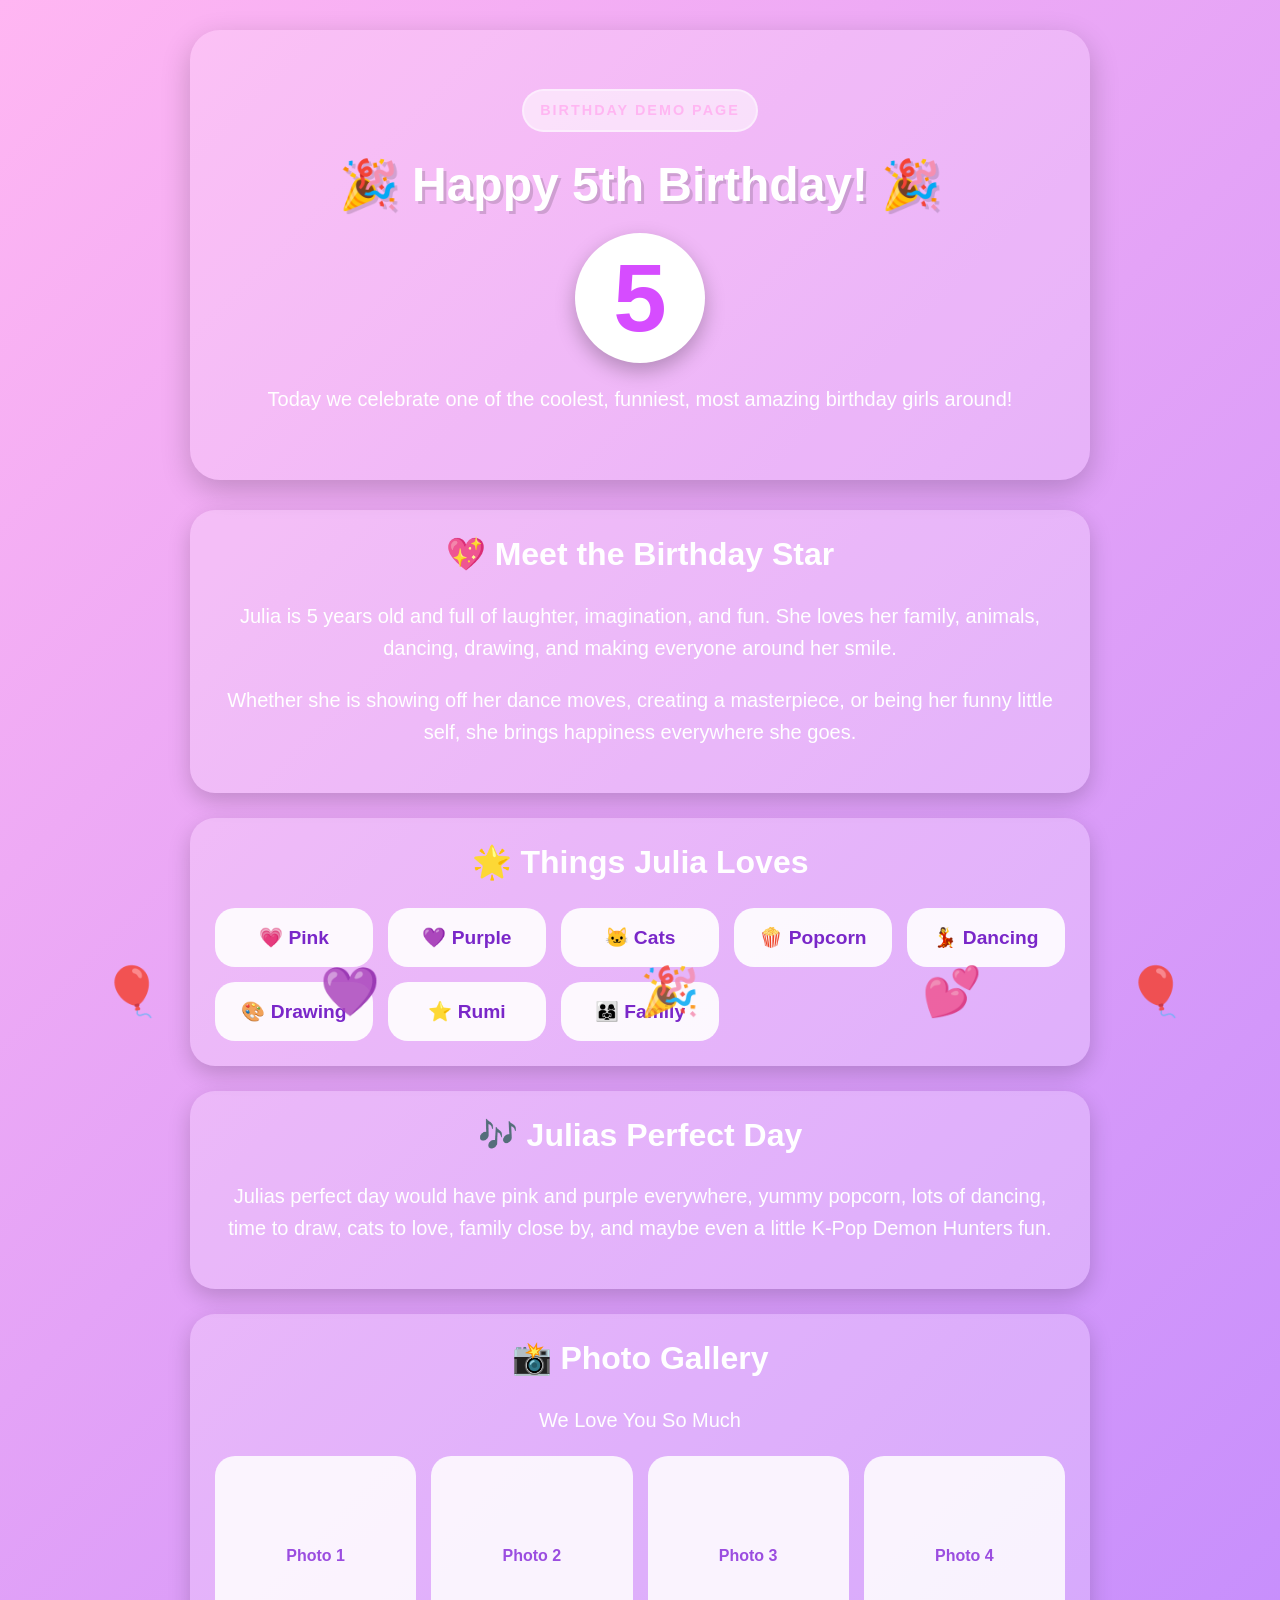
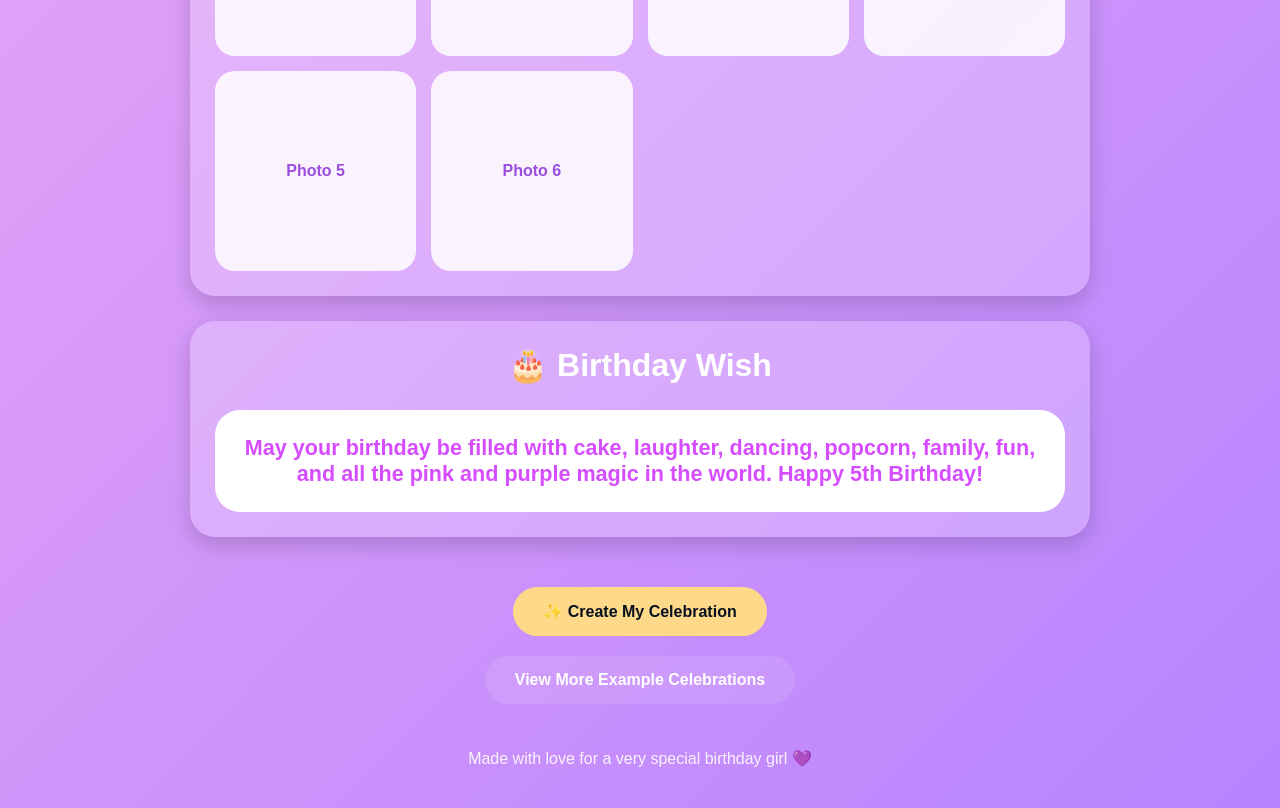
<file: birthday-example.html>
<!DOCTYPE html>
<html lang="en">
<head>
  <meta charset="UTF-8" />
  <meta name="viewport" content="width=device-width, initial-scale=1.0" />
  <title>Happy 5th Birthday!</title>

  <style>
    body {
      margin: 0;
      font-family: Arial, sans-serif;
      background: linear-gradient(135deg, #ffb6f2, #b884ff);
      color: #fff;
      text-align: center;
      overflow-x: hidden;
    }

    .demo-label {
  display: inline-block;
  padding: 8px 16px;
  border-radius: 999px;
  background: rgba(255,255,255,0.55);
  border: 2px solid rgba(255,255,255,0.4);
  color: white;
  font-size: 0.9rem;
  font-weight: bold;
  letter-spacing: 2px;
  text-transform: uppercase;
  margin-bottom: 15px;
}
    
    .page {
      padding: 30px 18px;
      max-width: 900px;
      margin: auto;
    }

    .hero {
      padding: 45px 20px;
      background: rgba(255, 255, 255, 0.18);
      border-radius: 30px;
      box-shadow: 0 10px 30px rgba(0,0,0,0.2);
      margin-bottom: 30px;
    }

    h1 {
      font-size: 3rem;
      margin: 10px 0;
      text-shadow: 3px 3px 0 rgba(0,0,0,0.15);
    }

    h2 {
      font-size: 2rem;
      margin-top: 0;
    }

    p {
      font-size: 1.25rem;
      line-height: 1.6;
    }

    .big-number {
      font-size: 6rem;
      font-weight: bold;
      background: #fff;
      color: #d64cff;
      width: 130px;
      height: 130px;
      border-radius: 50%;
      display: flex;
      align-items: center;
      justify-content: center;
      margin: 20px auto;
      box-shadow: 0 8px 20px rgba(0,0,0,0.25);
    }

    .card {
      background: rgba(255, 255, 255, 0.22);
      border-radius: 25px;
      padding: 25px;
      margin: 25px 0;
      box-shadow: 0 8px 22px rgba(0,0,0,0.18);
    }

    .love-grid {
      display: grid;
      grid-template-columns: repeat(auto-fit, minmax(140px, 1fr));
      gap: 15px;
      margin-top: 20px;
    }

    .love-item {
      background: rgba(255,255,255,0.9);
      color: #7a27c9;
      padding: 18px;
      border-radius: 20px;
      font-size: 1.2rem;
      font-weight: bold;
    }

    .gallery {
      display: grid;
      grid-template-columns: repeat(auto-fit, minmax(160px, 1fr));
      gap: 15px;
      margin-top: 20px;
    }
    .gallery-photo {
      width: 100%;
      height: 220px;
      object-fit: cover;
      border-radius: 20px;
      box-shadow: 0 4px 12px rgba(0,0,0,0.2);
    }

    .photo-box {
      height: 180px;
      background: rgba(255,255,255,0.85);
      border-radius: 20px;
      color: #9b4de0;
      display: flex;
      align-items: center;
      justify-content: center;
      font-weight: bold;
      padding: 10px;
    }

    .wish {
      font-size: 1.35rem;
      font-weight: bold;
      background: #fff;
      color: #d64cff;
      padding: 25px;
      border-radius: 25px;
      margin-top: 20px;
    }

    .balloon {
      position: fixed;
      bottom: -120px;
      font-size: 3rem;
      animation: floatUp 10s infinite ease-in;
      opacity: 0.85;
      z-index: -1;
    }

    .balloon:nth-child(1) { left: 8%; animation-delay: 0s; }
    .balloon:nth-child(2) { left: 25%; animation-delay: 2s; }
    .balloon:nth-child(3) { left: 50%; animation-delay: 4s; }
    .balloon:nth-child(4) { left: 72%; animation-delay: 1s; }
    .balloon:nth-child(5) { left: 88%; animation-delay: 3s; }

    @keyframes floatUp {
      0% { transform: translateY(0); }
      100% { transform: translateY(-120vh); }
    }

    footer {
      margin: 35px 0 10px;
      font-size: 1rem;
      opacity: 0.9;
    }

    @media (max-width: 600px) {
      h1 { font-size: 2.3rem; }
      h2 { font-size: 1.6rem; }
      p { font-size: 1.1rem; }
      .big-number {
        width: 105px;
        height: 105px;
        font-size: 4.5rem;
      }
    }
  </style>
</head>

<body>

  <div class="balloon">🎈</div>
  <div class="balloon">💜</div>
  <div class="balloon">🎉</div>
  <div class="balloon">💕</div>
  <div class="balloon">🎈</div>

  <div class="page">

    <section class="hero">
      <p style="
  display: inline-block;
  padding: 8px 16px;
  border-radius: 999px;
  background: rgba(255,255,255,0.55);
  border: 2px solid rgba(255,255,255,0.4);
  color: #ffb6f2;
  font-size: 0.9rem;
  font-weight: bold;
  letter-spacing: 2px;
  text-transform: uppercase;
  margin-bottom: 15px;">
Birthday Demo Page</p>
      <h1>🎉 Happy 5th Birthday! 🎉</h1>
      <div class="big-number">5</div>
      <p>Today we celebrate one of the coolest, funniest, most amazing birthday girls around!</p>
    </section>

    <section class="card">
      <h2>💖 Meet the Birthday Star</h2>
      <p>
        Julia is 5 years old and full of laughter, imagination, and fun.
        She loves her family, animals, dancing, drawing, and making everyone around her smile.
      </p>
      <p>
        Whether she is showing off her dance moves, creating a masterpiece, or being her funny little self,
        she brings happiness everywhere she goes.
      </p>
    </section>

    <section class="card">
      <h2>🌟 Things Julia Loves</h2>

      <div class="love-grid">
        <div class="love-item">💗 Pink</div>
        <div class="love-item">💜 Purple</div>
        <div class="love-item">🐱 Cats</div>
        <div class="love-item">🍿 Popcorn</div>
        <div class="love-item">💃 Dancing</div>
        <div class="love-item">🎨 Drawing</div>
        <div class="love-item">⭐ Rumi</div>
        <div class="love-item">👨‍👩‍👧 Family</div>
      </div>
    </section>

    <section class="card">
      <h2>🎶 Julias Perfect Day</h2>
      <p>
        Julias perfect day would have pink and purple everywhere, yummy popcorn,
        lots of dancing, time to draw, cats to love, family close by,
        and maybe even a little K-Pop Demon Hunters fun.
      </p>
    </section>

    <section class="card">
      <h2>📸 Photo Gallery</h2>
      <p>We Love You So Much</p>

      <div class="gallery">
    <div class="photo-box">Photo 1</div>
<div class="photo-box">Photo 2</div>
<div class="photo-box">Photo 3</div>
<div class="photo-box">Photo 4</div>
<div class="photo-box">Photo 5</div>
<div class="photo-box">Photo 6</div>
      </div>
    </section>

    <section class="card">
      <h2>🎂 Birthday Wish</h2>
      <div class="wish">
        May your birthday be filled with cake, laughter, dancing, popcorn, family, fun,
        and all the pink and purple magic in the world. Happy 5th Birthday!
      </div>
    </section>

<div style="margin-top:40px;">

  <a href="index.html#pricing"
     style="
       display:inline-block;
       margin:10px;
       padding:15px 30px;
       background:#ffd98a;
       color:#07111f;
       text-decoration:none;
       border-radius:999px;
       font-weight:bold;
     ">
    ✨ Create My Celebration
  </a>

  <br>

  <a href="examples.html"
     style="
       display:inline-block;
       margin:10px;
       padding:15px 30px;
       background:rgba(255,255,255,0.1);
       color:white;
       text-decoration:none;
       border-radius:999px;
       font-weight:bold;
     ">
    View More Example Celebrations
  </a>

</div>
    
    <footer>
      Made with love for a very special birthday girl 💜
    </footer>

  </div>

</body>
</html>
</file>
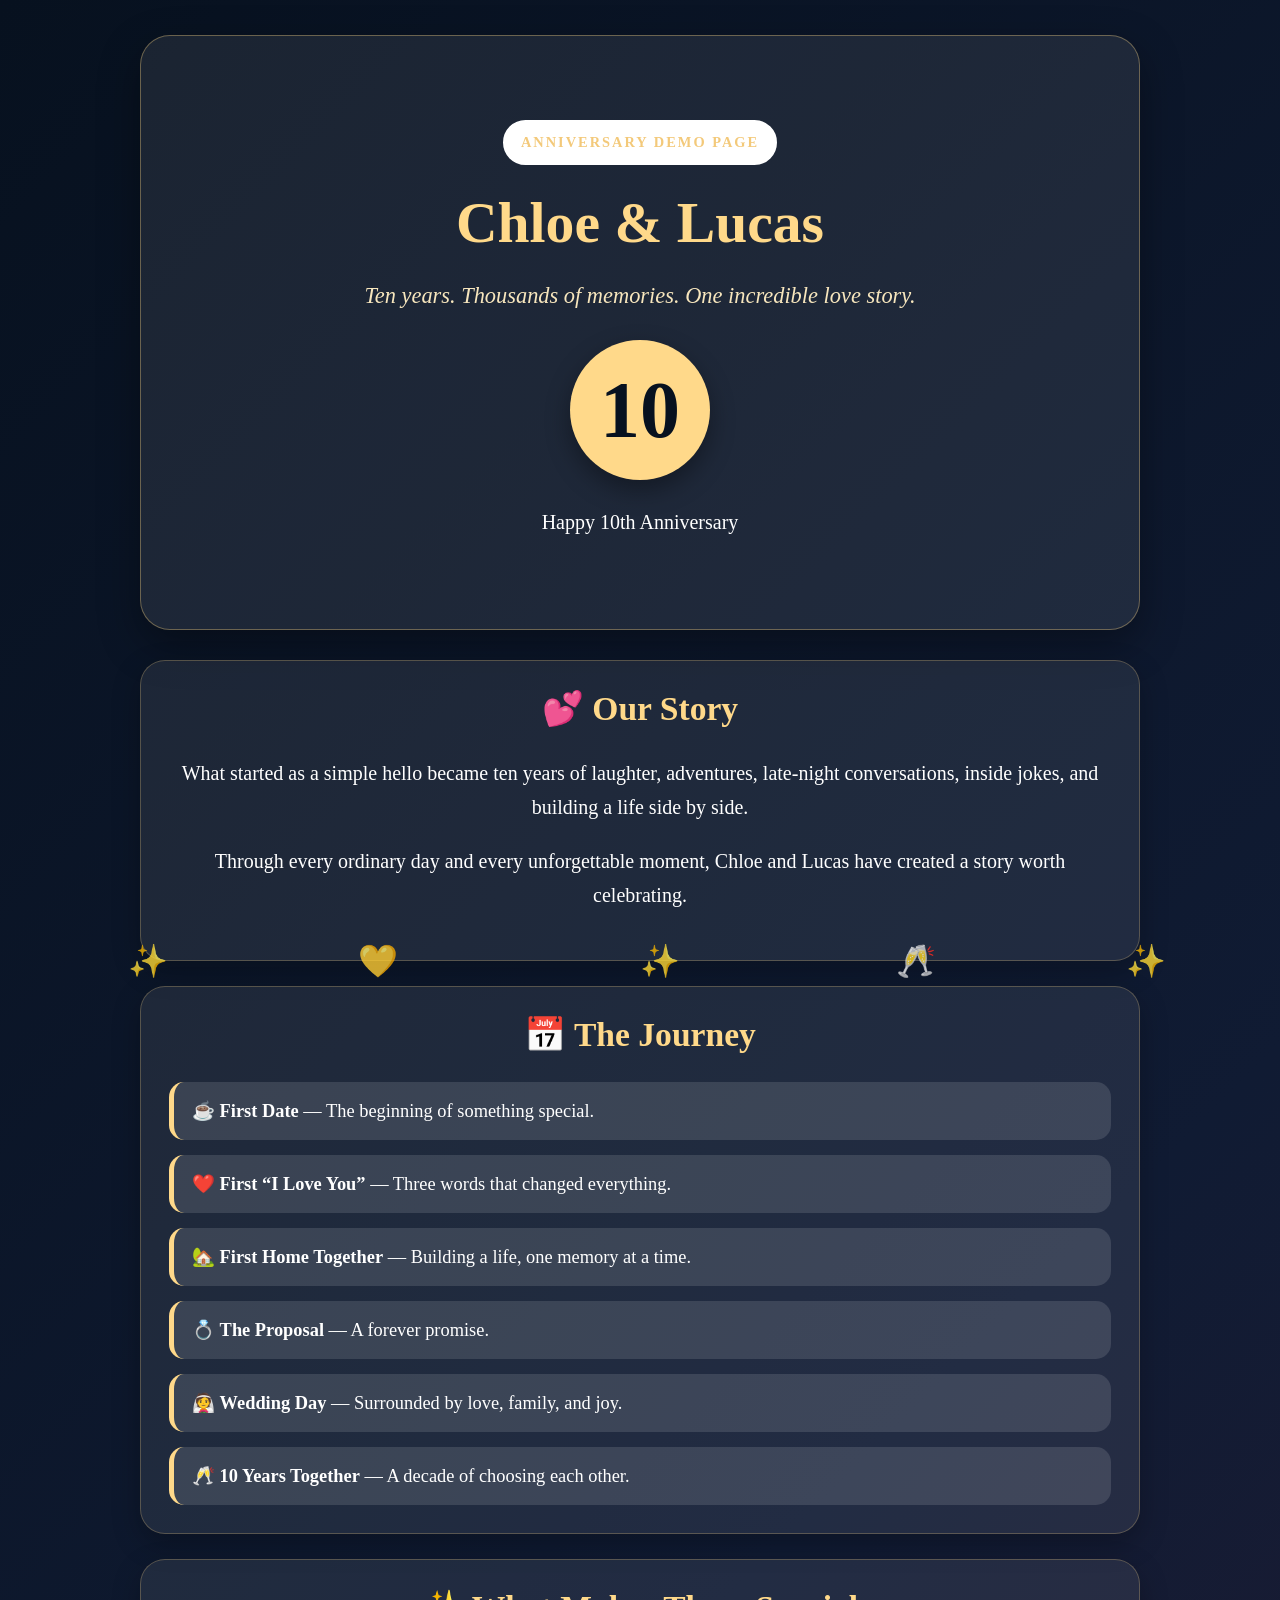
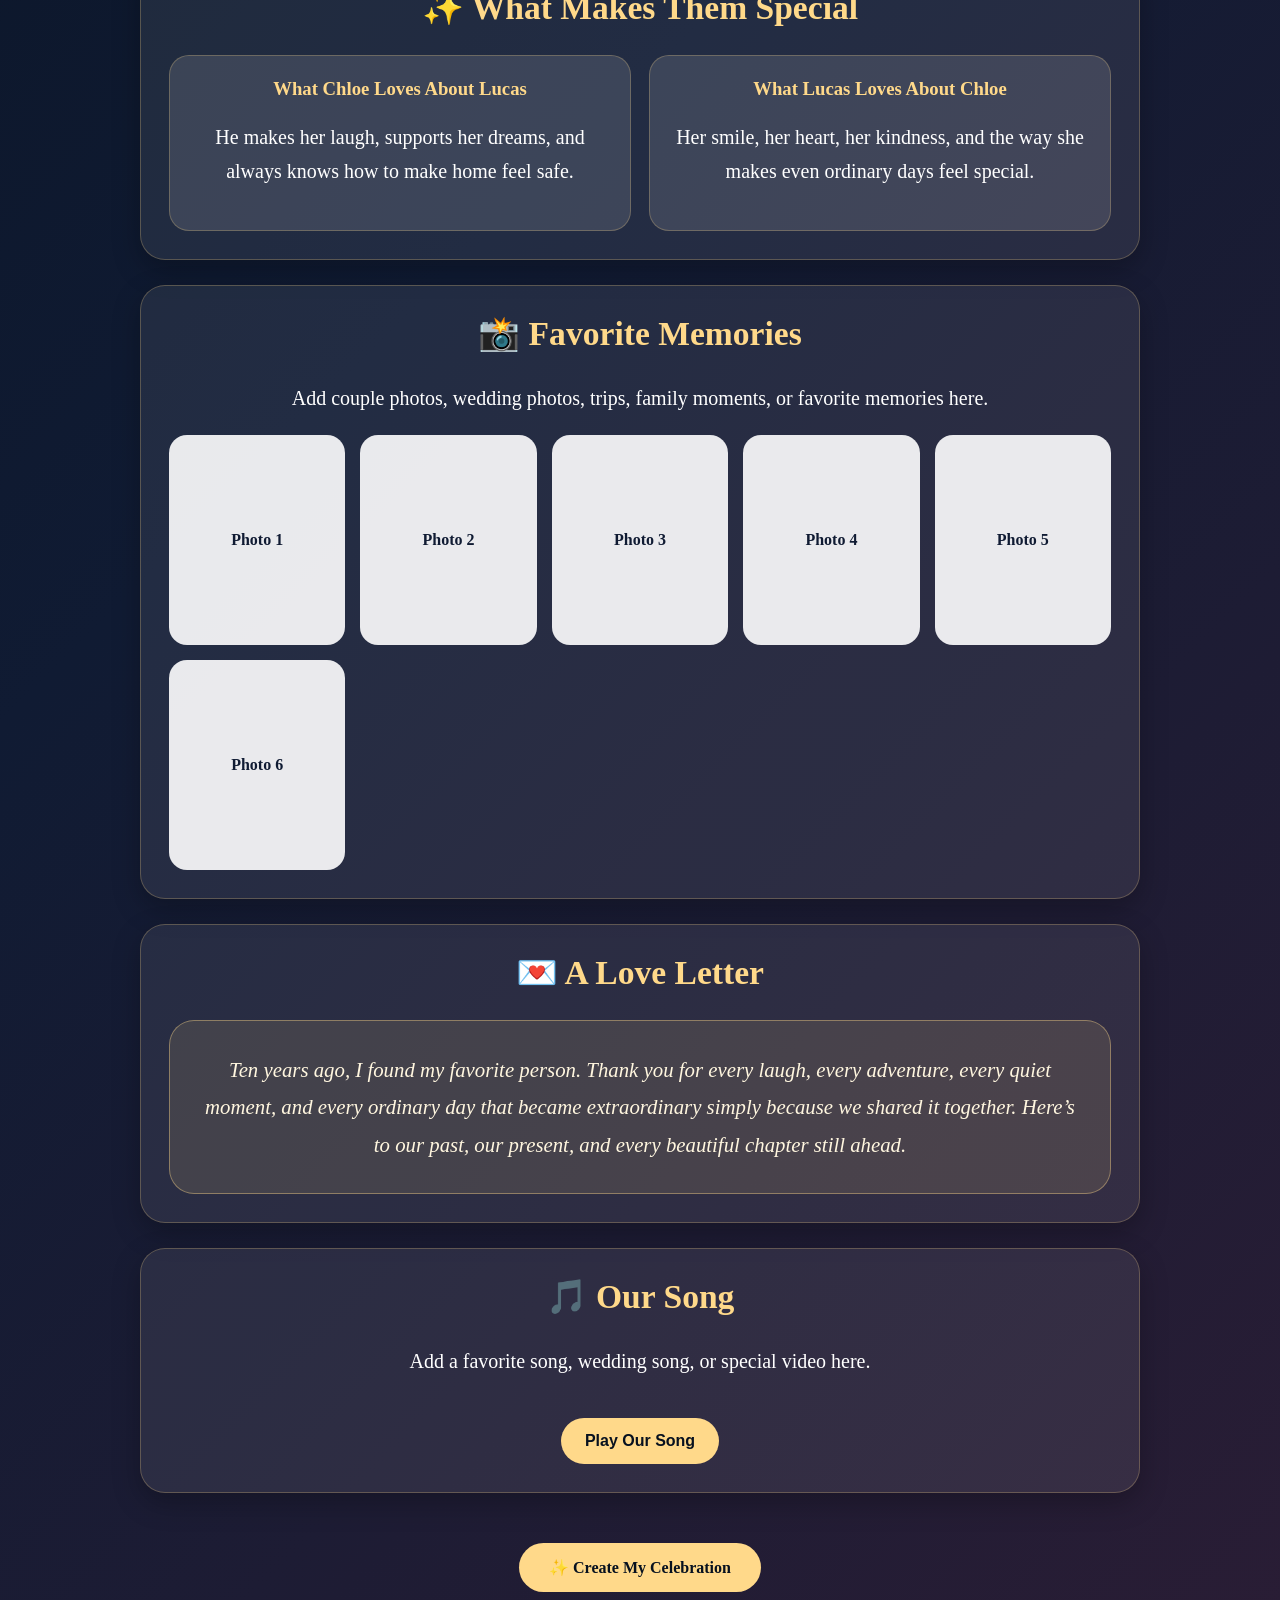
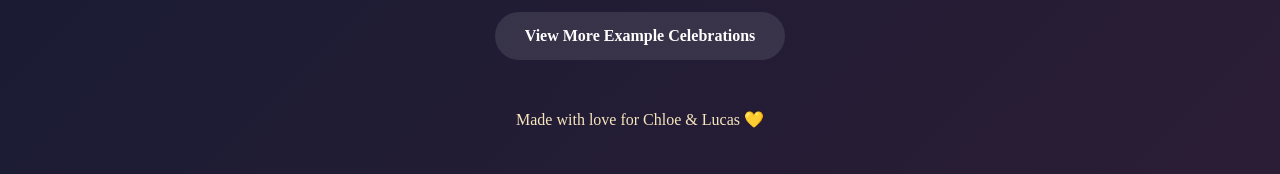
<file: Chloe-Lucas-anniversary.html>
<!DOCTYPE html>
<html lang="en">
<head>
  <meta charset="UTF-8" />
  <meta name="viewport" content="width=device-width, initial-scale=1.0" />
  <title>Chloe & Lucas Anniversary</title>

  <style>
    body {
      margin: 0;
      font-family: Georgia, serif;
      background: linear-gradient(135deg, #07111f, #101b33, #2b1d35);
      color: #fff;
      text-align: center;
      overflow-x: hidden;
    }

    .page {
      max-width: 1000px;
      margin: auto;
      padding: 35px 18px;
    }

    .hero {
      padding: 70px 20px;
      border-radius: 30px;
      background: rgba(255, 255, 255, 0.08);
      box-shadow: 0 15px 40px rgba(0,0,0,0.35);
      border: 1px solid rgba(255, 215, 130, 0.35);
      margin-bottom: 30px;
    }

    h1 {
      font-size: 3.6rem;
      margin: 10px 0;
      color: #ffd98a;
    }

    h2 {
      font-size: 2.1rem;
      color: #ffd98a;
      margin-top: 0;
    }

    p {
      font-size: 1.25rem;
      line-height: 1.7;
    }

    .subtitle {
      font-size: 1.4rem;
      font-style: italic;
      color: #f7e6bd;
    }

    .anniversary-number {
      font-size: 5rem;
      font-weight: bold;
      color: #07111f;
      background: #ffd98a;
      width: 140px;
      height: 140px;
      border-radius: 50%;
      margin: 25px auto;
      display: flex;
      align-items: center;
      justify-content: center;
      box-shadow: 0 10px 25px rgba(0,0,0,0.35);
    }

    .card {
      background: rgba(255,255,255,0.08);
      border: 1px solid rgba(255, 215, 130, 0.25);
      border-radius: 25px;
      padding: 28px;
      margin: 25px 0;
      box-shadow: 0 10px 28px rgba(0,0,0,0.25);
    }

    .timeline {
      display: grid;
      gap: 15px;
      margin-top: 20px;
    }

    .timeline-item {
      background: rgba(255,255,255,0.12);
      border-left: 5px solid #ffd98a;
      padding: 18px;
      border-radius: 15px;
      text-align: left;
      font-size: 1.15rem;
    }

    .love-grid {
      display: grid;
      grid-template-columns: repeat(auto-fit, minmax(220px, 1fr));
      gap: 18px;
      margin-top: 20px;
    }

    .love-box {
      background: rgba(255,255,255,0.12);
      border-radius: 20px;
      padding: 22px;
      border: 1px solid rgba(255, 215, 130, 0.25);
    }

    .love-box h3 {
      color: #ffd98a;
      margin-top: 0;
    }

    .gallery {
      display: grid;
      grid-template-columns: repeat(auto-fit, minmax(160px, 1fr));
      gap: 15px;
      margin-top: 20px;
    }

    .photo-box {
      height: 190px;
      background: rgba(255,255,255,0.9);
      color: #101b33;
      border-radius: 18px;
      display: flex;
      align-items: center;
      justify-content: center;
      font-weight: bold;
      padding: 10px;
    }

    .gallery-photo {
      width: 100%;
      height: 220px;
      object-fit: cover;
      border-radius: 18px;
      box-shadow: 0 6px 18px rgba(0,0,0,0.35);
    }

    .letter {
      background: rgba(255, 217, 138, 0.12);
      border: 1px solid rgba(255, 217, 138, 0.4);
      border-radius: 25px;
      padding: 30px;
      font-size: 1.3rem;
      line-height: 1.8;
      color: #fff6df;
      font-style: italic;
    }

    .button {
      display: inline-block;
      margin-top: 20px;
      padding: 14px 24px;
      background: #ffd98a;
      color: #07111f;
      border-radius: 999px;
      text-decoration: none;
      font-weight: bold;
      font-family: Arial, sans-serif;
    }

    .sparkle {
      position: fixed;
      bottom: -80px;
      font-size: 2rem;
      animation: floatUp 9s infinite ease-in;
      opacity: 0.8;
      z-index: -1;
    }

    .sparkle:nth-child(1) { left: 10%; animation-delay: 0s; }
    .sparkle:nth-child(2) { left: 28%; animation-delay: 2s; }
    .sparkle:nth-child(3) { left: 50%; animation-delay: 4s; }
    .sparkle:nth-child(4) { left: 70%; animation-delay: 1s; }
    .sparkle:nth-child(5) { left: 88%; animation-delay: 3s; }

    @keyframes floatUp {
      0% { transform: translateY(0) rotate(0deg); }
      100% { transform: translateY(-120vh) rotate(360deg); }
    }

    footer {
      margin: 40px 0 10px;
      color: #f7e6bd;
    }

    @media (max-width: 600px) {
      h1 { font-size: 2.5rem; }
      h2 { font-size: 1.7rem; }
      p { font-size: 1.08rem; }

      .anniversary-number {
        width: 110px;
        height: 110px;
        font-size: 4rem;
      }
    }
  </style>
</head>

<body>

  <div class="sparkle">✨</div>
  <div class="sparkle">💛</div>
  <div class="sparkle">✨</div>
  <div class="sparkle">🥂</div>
  <div class="sparkle">✨</div>

  <div class="page">

    <section class="hero">
      <p style="
  display:inline-block;
  padding:8px 16px;
  border-radius:999px;
  background:white;
  border:2px solid white;
  color:#f3c97a;
  font-size:0.9rem;
  font-weight:bold;
  letter-spacing:2px;
  text-transform:uppercase;
  margin-bottom:15px;
">
  Anniversary Demo Page
</p>
      <h1>Chloe & Lucas</h1>
      <p class="subtitle">Ten years. Thousands of memories. One incredible love story.</p>
      <div class="anniversary-number">10</div>
      <p>Happy 10th Anniversary</p>
    </section>

    <section class="card">
      <h2>💕 Our Story</h2>
      <p>
        What started as a simple hello became ten years of laughter, adventures,
        late-night conversations, inside jokes, and building a life side by side.
      </p>
      <p>
        Through every ordinary day and every unforgettable moment, Chloe and Lucas
        have created a story worth celebrating.
      </p>
    </section>

    <section class="card">
      <h2>📅 The Journey</h2>

      <div class="timeline">
        <div class="timeline-item">☕ <strong>First Date</strong> — The beginning of something special.</div>
        <div class="timeline-item">❤️ <strong>First “I Love You”</strong> — Three words that changed everything.</div>
        <div class="timeline-item">🏡 <strong>First Home Together</strong> — Building a life, one memory at a time.</div>
        <div class="timeline-item">💍 <strong>The Proposal</strong> — A forever promise.</div>
        <div class="timeline-item">👰 <strong>Wedding Day</strong> — Surrounded by love, family, and joy.</div>
        <div class="timeline-item">🥂 <strong>10 Years Together</strong> — A decade of choosing each other.</div>
      </div>
    </section>

    <section class="card">
      <h2>✨ What Makes Them Special</h2>

      <div class="love-grid">
        <div class="love-box">
          <h3>What Chloe Loves About Lucas</h3>
          <p>He makes her laugh, supports her dreams, and always knows how to make home feel safe.</p>
        </div>

        <div class="love-box">
          <h3>What Lucas Loves About Chloe</h3>
          <p>Her smile, her heart, her kindness, and the way she makes even ordinary days feel special.</p>
        </div>
      </div>
    </section>

    <section class="card">
      <h2>📸 Favorite Memories</h2>
      <p>Add couple photos, wedding photos, trips, family moments, or favorite memories here.</p>

      <div class="gallery">
        <div class="photo-box">Photo 1</div>
        <div class="photo-box">Photo 2</div>
        <div class="photo-box">Photo 3</div>
        <div class="photo-box">Photo 4</div>
        <div class="photo-box">Photo 5</div>
        <div class="photo-box">Photo 6</div>
      </div>
    </section>

    <section class="card">
      <h2>💌 A Love Letter</h2>

      <div class="letter">
        Ten years ago, I found my favorite person.
        Thank you for every laugh, every adventure, every quiet moment,
        and every ordinary day that became extraordinary simply because we shared it together.
        Here’s to our past, our present, and every beautiful chapter still ahead.
      </div>
    </section>

    <section class="card">
      <h2>🎵 Our Song</h2>
      <p>Add a favorite song, wedding song, or special video here.</p>
      <a class="button" href="#">Play Our Song</a>
    </section>

<div style="margin-top:40px;">

  <a href="index.html#pricing"
     style="
       display:inline-block;
       margin:10px;
       padding:15px 30px;
       background:#ffd98a;
       color:#07111f;
       text-decoration:none;
       border-radius:999px;
       font-weight:bold;
     ">
    ✨ Create My Celebration
  </a>

  <br>

  <a href="examples.html"
     style="
       display:inline-block;
       margin:10px;
       padding:15px 30px;
       background:rgba(255,255,255,0.1);
       color:white;
       text-decoration:none;
       border-radius:999px;
       font-weight:bold;
     ">
    View More Example Celebrations
  </a>

</div>
    
    <footer>
      Made with love for Chloe & Lucas 💛
    </footer>

  </div>

</body>
</html>
</file>
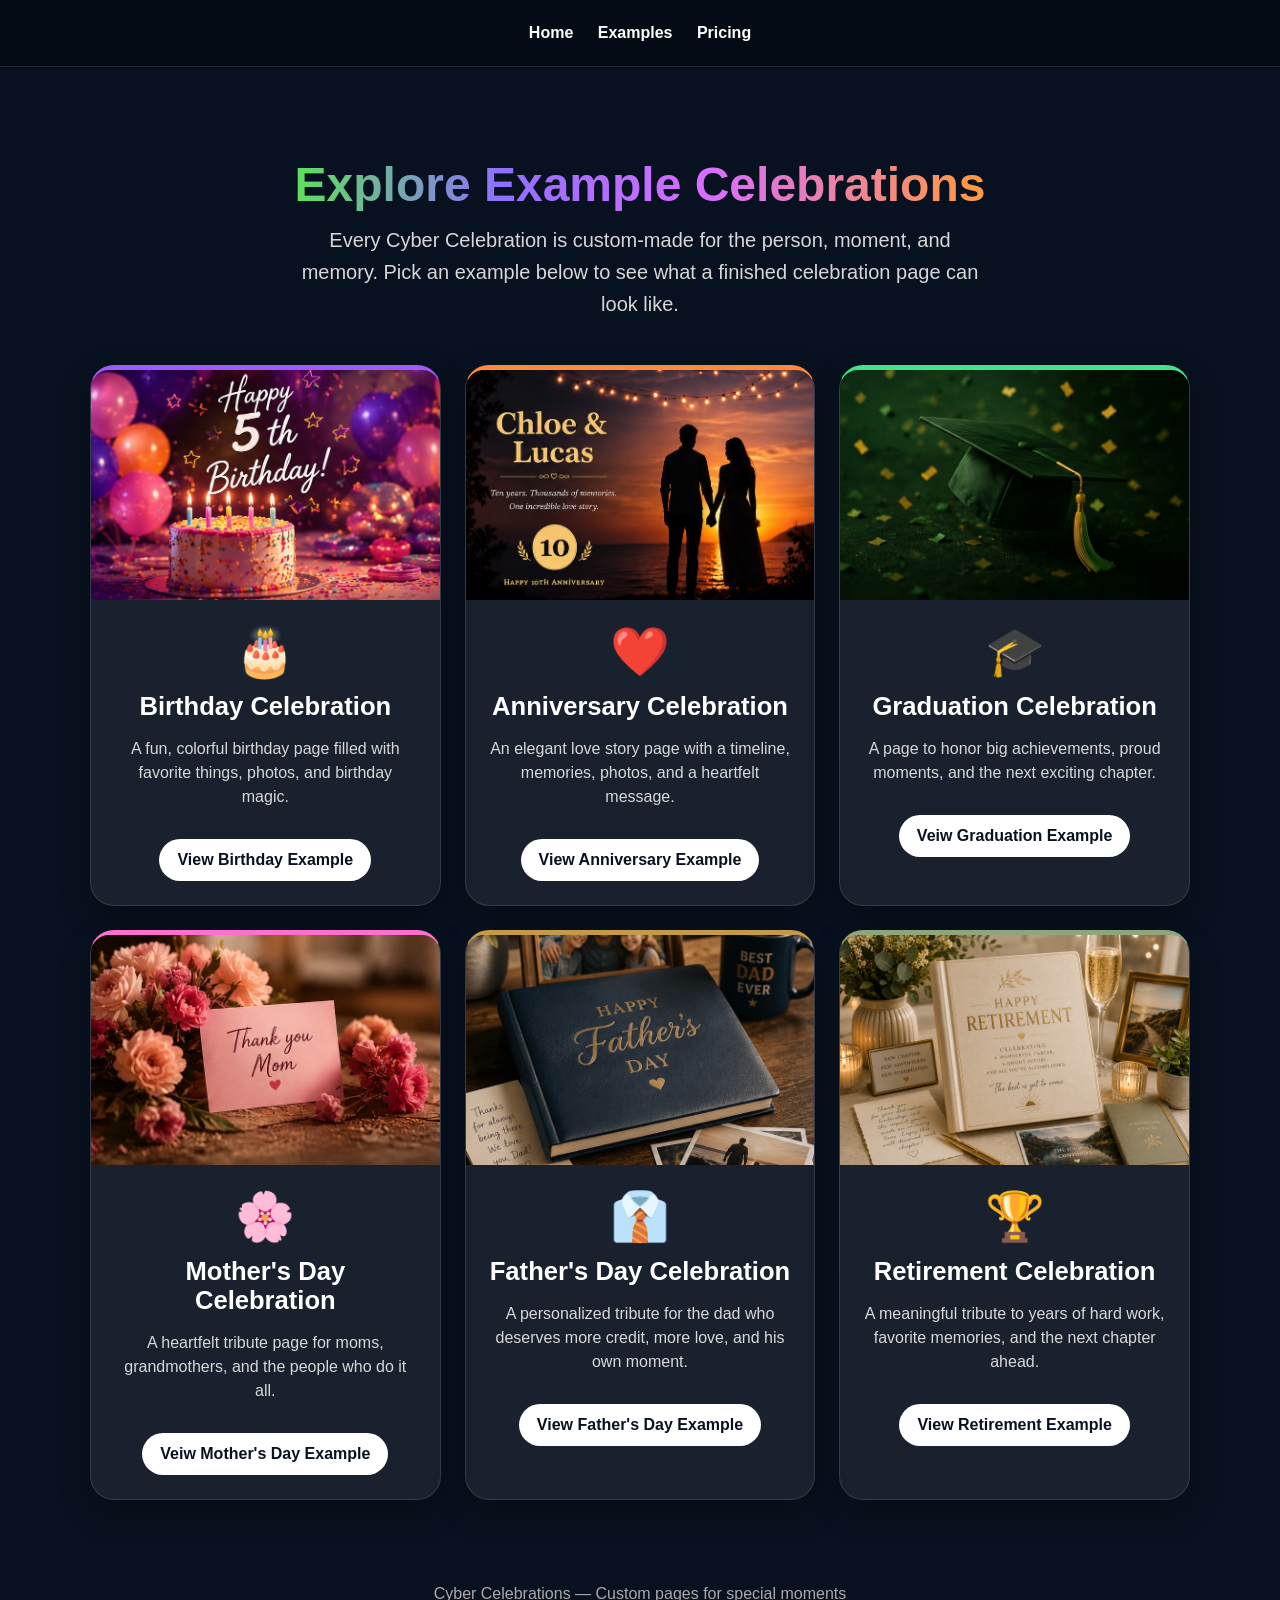
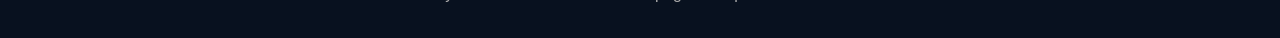
<file: examples.html>
<!DOCTYPE html>
<html lang="en">
<head>
  <meta charset="UTF-8" />
  <meta name="viewport" content="width=device-width, initial-scale=1.0" />
  <title>Example Celebrations</title>

  <style>
    body {
      margin: 0;
      font-family: Arial, sans-serif;
      background: #08111f;
      color: white;
      text-align: center;
    }

    header {
      padding: 24px 18px;
      background: #050b14;
      border-bottom: 1px solid rgba(255,255,255,0.1);
    }

    header a {
      color: white;
      text-decoration: none;
      font-weight: bold;
      margin: 0 10px;
    }

    .page {
      max-width: 1100px;
      margin: auto;
      padding: 50px 18px;
    }

    .hero {
      margin-bottom: 45px;
    }

    h1 {
      font-size: 3rem;
      margin-bottom: 12px;
      font-weight: 900;
      display: inline-block;
      
      background: linear-gradient(90deg, #5de05d 0%, #8f6fff 30%, #d96dff 60%, #ff9a3c 100%);
      -webkit-background-clip: text;
      background-clip: text;
      -webkit-text-fill-color: transparent;
      color: transparent;
    }

    .hero p {
      font-size: 1.25rem;
      color: #d7d7d7;
      max-width: 700px;
      margin: auto;
      line-height: 1.6;
    }

    .examples-grid {
      display: grid;
      grid-template-columns: repeat(auto-fit, minmax(260px, 1fr));
      gap: 24px;
    }

    .example-card {
      background: rgba(255,255,255,0.07);
      border-radius: 24px;
      padding: 24px;
      text-decoration: none;
      color: white;
      box-shadow: 0 12px 30px rgba(0,0,0,0.25);
      border: 1px solid rgba(255,255,255,0.12);
      transition: transform 0.2s ease, box-shadow 0.2s ease;
    }

    .example-card:hover {
      transform: translateY(-6px);
      box-shadow: 0 18px 40px rgba(0,0,0,0.35);
    }

    .icon {
      font-size: 3rem;
      margin-bottom: 12px;
    }

    .example-card h2 {
      margin: 8px 0;
      font-size: 1.6rem;
    }

    .example-card p {
      color: #d8d8d8;
      line-height: 1.5;
      font-size: 1rem;
    }

    .birthday {
      border-top: 5px solid #9b5cff;
    }

    .anniversary {
      border-top: 5px solid #ff8a3d;
    }

    .graduation {
      border-top: 5px solid #43e38a;
    }

    .mothers-day {
      border-top: 5px solid #ff6fcf;
    }

    .fathers-day {
  border-top: 5px solid #c49a4a;
}

.retirement {
  border-top: 5px solid #8fa67a;
}

    .coming-soon {
      opacity: 0.65;
      cursor: default;
    }

    .button {
      display: inline-block;
      margin-top: 14px;
      padding: 12px 18px;
      border-radius: 999px;
      background: white;
      color: #08111f;
      font-weight: bold;
    }

    footer {
      padding: 35px 18px;
      color: #aaa;
    }

    .preview-image 
    {
  width: 100%;
  height: 230px;
  object-fit: cover;
  border-radius: 18px 18px 0 0;
  margin: -24px -24px 20px;
  width: calc(100% + 48px);
    }

    @media (max-width: 600px) {
      h1 {
        font-size: 2.3rem;
      }

      header a {
        display: inline-block;
        margin: 8px;
      }
    }
  </style>
</head>

<body>

  <header>
    <a href="index.html">Home</a>
    <a href="examples.html">Examples</a>
    <a href="index.html#pricing">Pricing</a>
  </header>

  <main class="page">

    <section class="hero">
      <h1>Explore Example Celebrations</h1>
      <p>
        Every Cyber Celebration is custom-made for the person, moment, and memory.
        Pick an example below to see what a finished celebration page can look like.
      </p>
    </section>

    <section class="examples-grid">

      <a href="birthday-example.html" class="example-card birthday">
        <img src="birthday-preview.png" class="preview-image">
        <div class="icon">🎂</div>
        <h2>Birthday Celebration</h2>
        <p>A fun, colorful birthday page filled with favorite things, photos, and birthday magic.</p>
        <span class="button">View Birthday Example</span>
      </a>

      <a href="Chloe-Lucas-anniversary.html" class="example-card anniversary">
        <img src="anniversary-preview.png" class="preview-image">
        <div class="icon">❤️</div>
        <h2>Anniversary Celebration</h2>
        <p>An elegant love story page with a timeline, memories, photos, and a heartfelt message.</p>
        <span class="button">View Anniversary Example</span>
      </a>

      <a href="graduation.html" class="example-card graduation">
        <img src="graduation-preview.png" class="preview-image">
        <div class="icon">🎓</div>
        <h2>Graduation Celebration</h2>
        <p>A page to honor big achievements, proud moments, and the next exciting chapter.</p>
        <span class="button">Veiw Graduation Example</span>
      </div>

      <a href="mothers-day.html" class="example-card mothers-day">
        <img src="mothers-day-preview.png" class="preview-image">
        <div class="icon">🌸</div>
        <h2>Mother's Day Celebration</h2>
        <p>A heartfelt tribute page for moms, grandmothers, and the people who do it all.</p>
        <span class="button">Veiw Mother's Day Example</span>
      </div>

      <a href="fathers-day.html" class="example-card fathers-day">
  <img src="fathers-day-preview.png" class="preview-image">

  <div class="icon">👔</div>
  <h2>Father's Day Celebration</h2>
  <p>A personalized tribute for the dad who deserves more credit, more love, and his own moment.</p>
  <span class="button">View Father's Day Example</span>
</a>

      <a href="retirement.html" class="example-card retirement">
  <img src="retirement-preview.png" class="preview-image">

  <div class="icon">🏆</div>
  <h2>Retirement Celebration</h2>
  <p>A meaningful tribute to years of hard work, favorite memories, and the next chapter ahead.</p>
  <span class="button">View Retirement Example</span>
</a>

    </section>

  </main>

  <footer>
    Cyber Celebrations — Custom pages for special moments
  </footer>

</body>
</html>
</file>
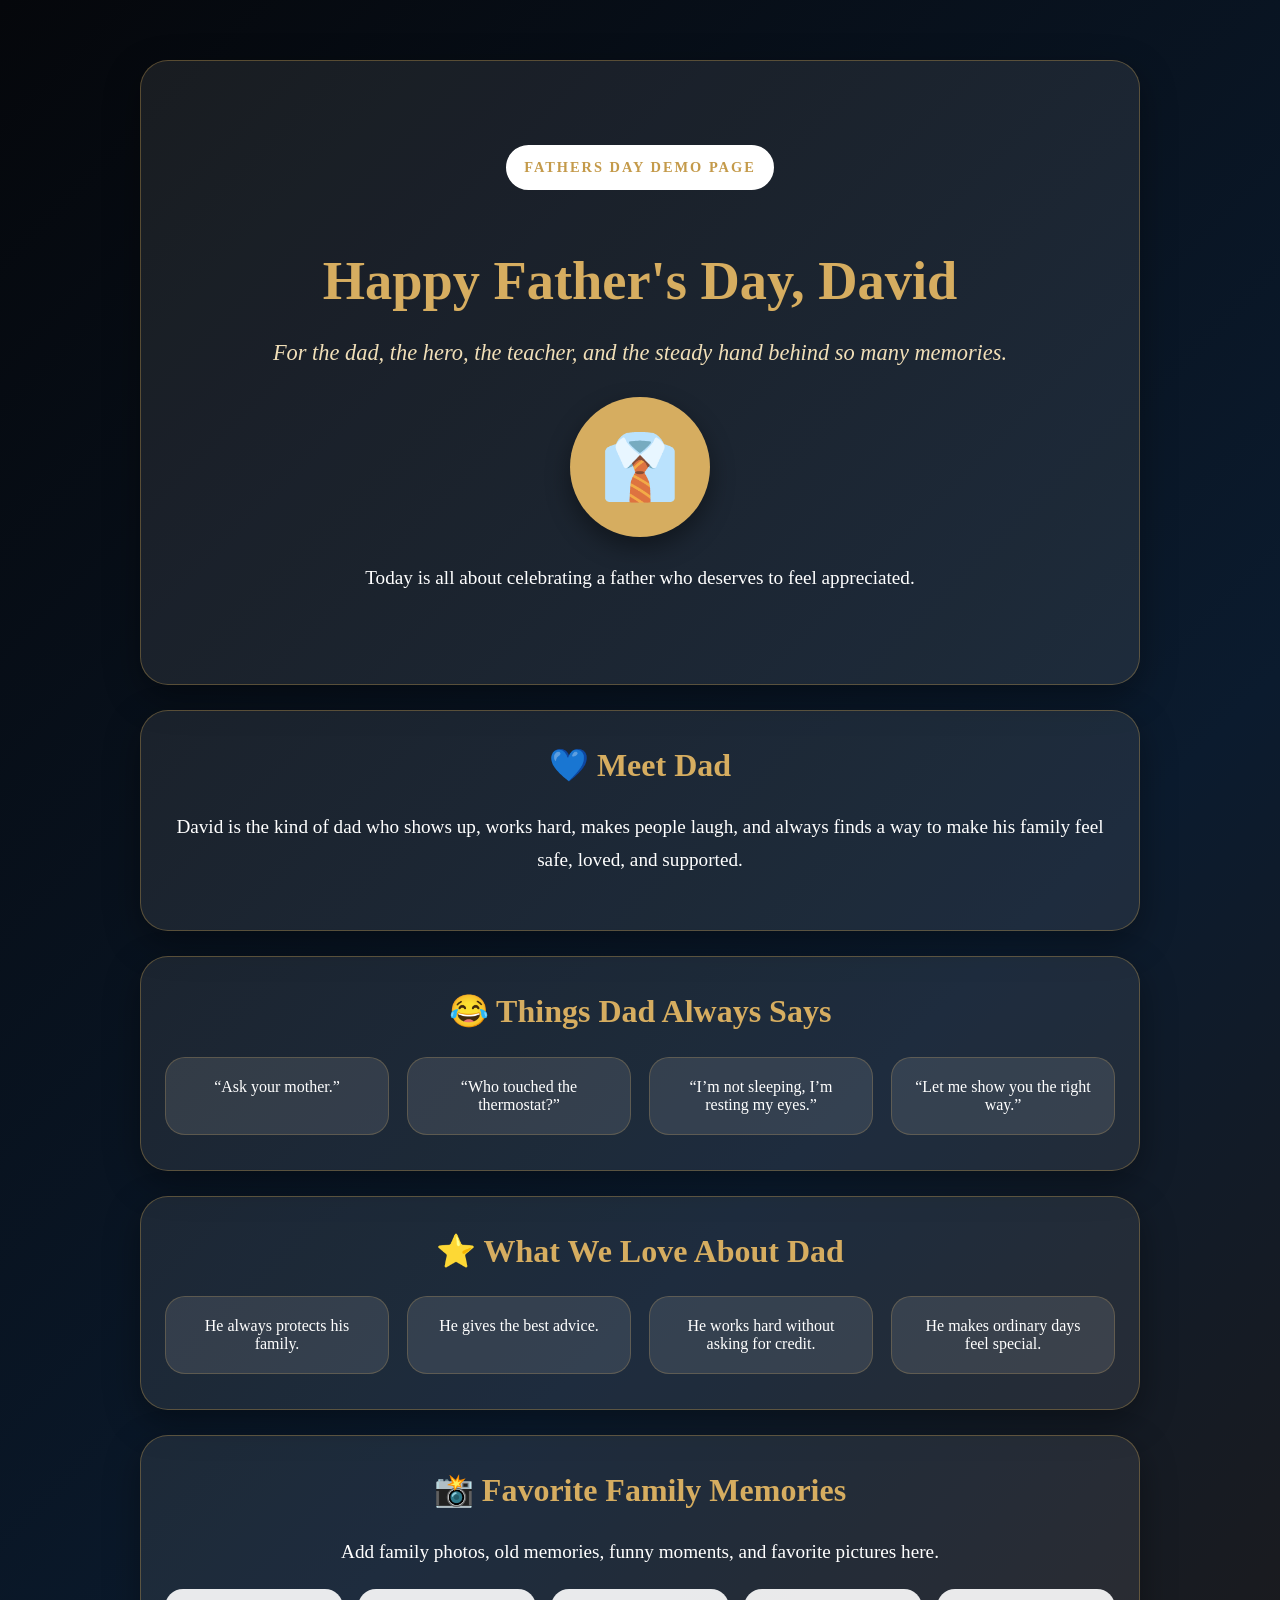
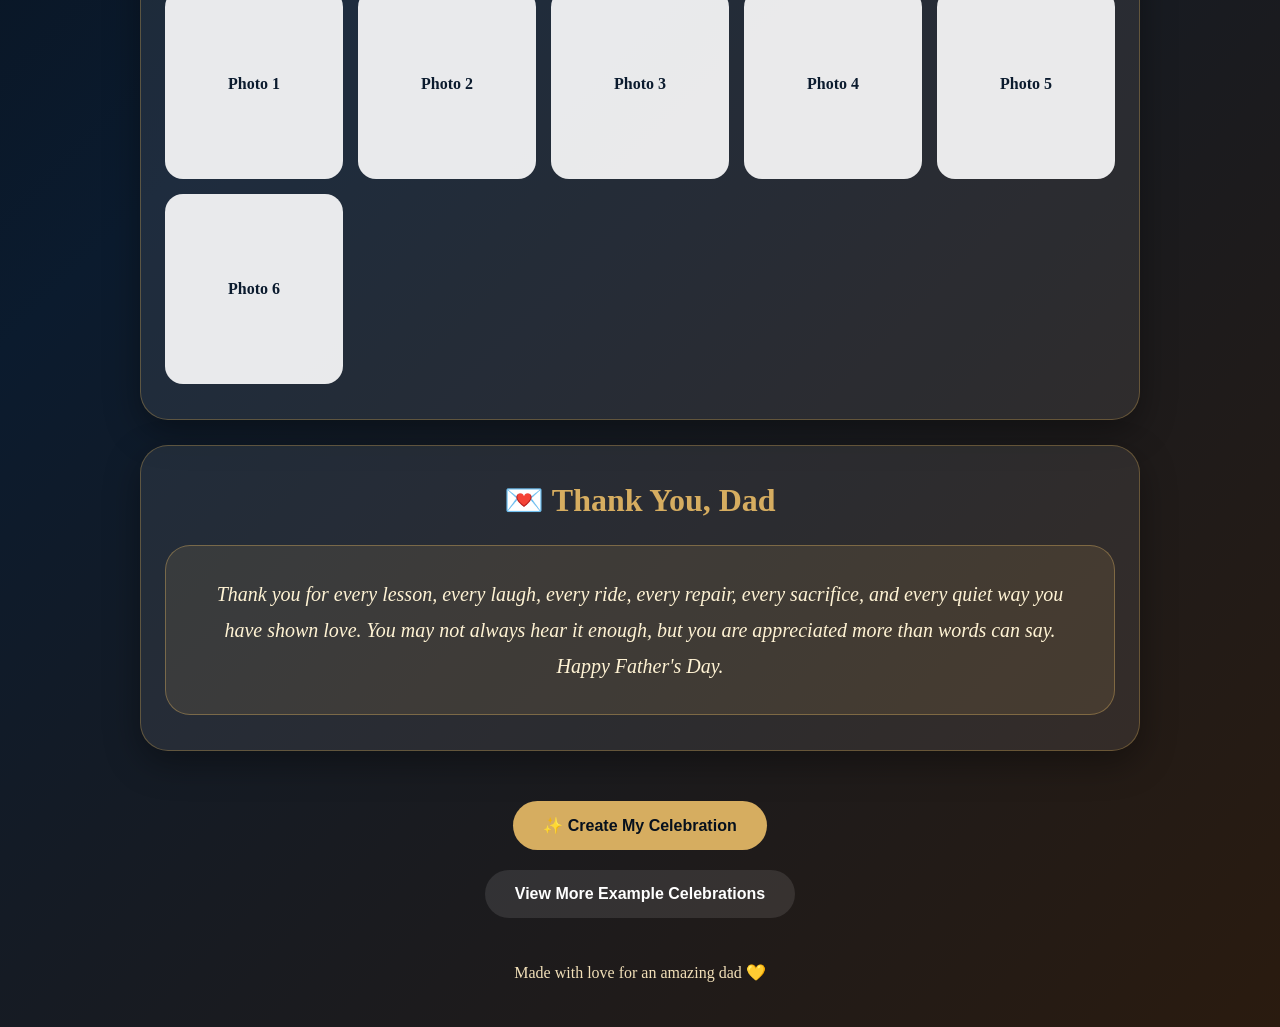
<file: fathers-day.html>
<!DOCTYPE html>
<html lang="en">
<head>
  <meta charset="UTF-8" />
  <meta name="viewport" content="width=device-width, initial-scale=1.0" />
  <title>Father's Day Celebration</title>

  <style>
    body {
      margin: 0;
      font-family: Georgia, serif;
      background: linear-gradient(135deg, #05070b, #0b1b2e, #2a1b0f);
      color: white;
      text-align: center;
      overflow-x: hidden;
    }

    .page {
      max-width: 1000px;
      margin: auto;
      padding: 35px 18px;
    }

    .hero, .card {
      background: rgba(255,255,255,0.08);
      border: 1px solid rgba(207, 163, 82, 0.35);
      border-radius: 28px;
      padding: 35px 24px;
      margin: 25px 0;
      box-shadow: 0 12px 35px rgba(0,0,0,0.35);
    }

    .hero {
      padding: 70px 24px;
    }

    h1 {
      font-size: 3.4rem;
      color: #d6ad60;
      margin-bottom: 12px;
    }

    h2 {
      color: #d6ad60;
      font-size: 2rem;
      margin-top: 0;
    }

    p {
      font-size: 1.2rem;
      line-height: 1.7;
    }

    .subtitle {
      color: #f1dfb8;
      font-style: italic;
      font-size: 1.4rem;
    }

    .badge {
      width: 140px;
      height: 140px;
      border-radius: 50%;
      background: #d6ad60;
      color: #06101d;
      display: flex;
      align-items: center;
      justify-content: center;
      margin: 25px auto;
      font-size: 4rem;
      box-shadow: 0 10px 25px rgba(0,0,0,0.4);
    }

    .grid {
      display: grid;
      grid-template-columns: repeat(auto-fit, minmax(220px, 1fr));
      gap: 18px;
      margin-top: 20px;
    }

    .box {
      background: rgba(255,255,255,0.1);
      border-radius: 20px;
      padding: 20px;
      border: 1px solid rgba(214, 173, 96, 0.25);
    }

    .gallery {
      display: grid;
      grid-template-columns: repeat(auto-fit, minmax(160px, 1fr));
      gap: 15px;
      margin-top: 20px;
    }

    .photo-box {
      height: 190px;
      background: rgba(255,255,255,0.9);
      color: #0b1b2e;
      border-radius: 18px;
      display: flex;
      align-items: center;
      justify-content: center;
      font-weight: bold;
    }

    .letter {
      background: rgba(214, 173, 96, 0.12);
      border: 1px solid rgba(214, 173, 96, 0.4);
      border-radius: 25px;
      padding: 30px;
      color: #fff3d4;
      font-style: italic;
      font-size: 1.25rem;
      line-height: 1.8;
    }

    .cta-area {
      margin-top: 40px;
    }

    .cta {
      display: inline-block;
      margin: 10px;
      padding: 15px 30px;
      border-radius: 999px;
      text-decoration: none;
      font-weight: bold;
      font-family: Arial, sans-serif;
    }

    .primary {
      background: #d6ad60;
      color: #06101d;
    }

    .secondary {
      background: rgba(255,255,255,0.1);
      color: white;
    }

    footer {
      margin: 35px 0 10px;
      color: #f1dfb8;
    }

    @media (max-width: 600px) {
      h1 { font-size: 2.5rem; }
      h2 { font-size: 1.6rem; }
      p { font-size: 1.08rem; }
    }
  </style>
</head>

<body>

  <div class="page">

    <section class="hero">
      <p style="
  display:inline-block;
  padding:8px 16px;
  border-radius:999px;
  background:white;
  border:2px solid white;
  color:#c49a4a;
  font-size:0.9rem;
  font-weight:bold;
  letter-spacing:2px;
  text-transform:uppercase;
  margin-bottom:15px;
">
  Fathers Day Demo Page
</p>
      <h1>Happy Father's Day, David</h1>
      <p class="subtitle">For the dad, the hero, the teacher, and the steady hand behind so many memories.</p>
      <div class="badge">👔</div>
      <p>Today is all about celebrating a father who deserves to feel appreciated.</p>
    </section>

    <section class="card">
      <h2>💙 Meet Dad</h2>
      <p>
        David is the kind of dad who shows up, works hard, makes people laugh,
        and always finds a way to make his family feel safe, loved, and supported.
      </p>
    </section>

    <section class="card">
      <h2>😂 Things Dad Always Says</h2>
      <div class="grid">
        <div class="box">“Ask your mother.”</div>
        <div class="box">“Who touched the thermostat?”</div>
        <div class="box">“I’m not sleeping, I’m resting my eyes.”</div>
        <div class="box">“Let me show you the right way.”</div>
      </div>
    </section>

    <section class="card">
      <h2>⭐ What We Love About Dad</h2>
      <div class="grid">
        <div class="box">He always protects his family.</div>
        <div class="box">He gives the best advice.</div>
        <div class="box">He works hard without asking for credit.</div>
        <div class="box">He makes ordinary days feel special.</div>
      </div>
    </section>

    <section class="card">
      <h2>📸 Favorite Family Memories</h2>
      <p>Add family photos, old memories, funny moments, and favorite pictures here.</p>

      <div class="gallery">
        <div class="photo-box">Photo 1</div>
        <div class="photo-box">Photo 2</div>
        <div class="photo-box">Photo 3</div>
        <div class="photo-box">Photo 4</div>
        <div class="photo-box">Photo 5</div>
        <div class="photo-box">Photo 6</div>
      </div>
    </section>

    <section class="card">
      <h2>💌 Thank You, Dad</h2>
      <div class="letter">
        Thank you for every lesson, every laugh, every ride, every repair,
        every sacrifice, and every quiet way you have shown love.
        You may not always hear it enough, but you are appreciated more than words can say.
        Happy Father's Day.
      </div>
    </section>

    <div class="cta-area">
      <a href="index.html#pricing" class="cta primary">✨ Create My Celebration</a>
      <br>
      <a href="examples.html" class="cta secondary">View More Example Celebrations</a>
    </div>

    <footer>
      Made with love for an amazing dad 💛
    </footer>

  </div>

</body>
</html>
</file>
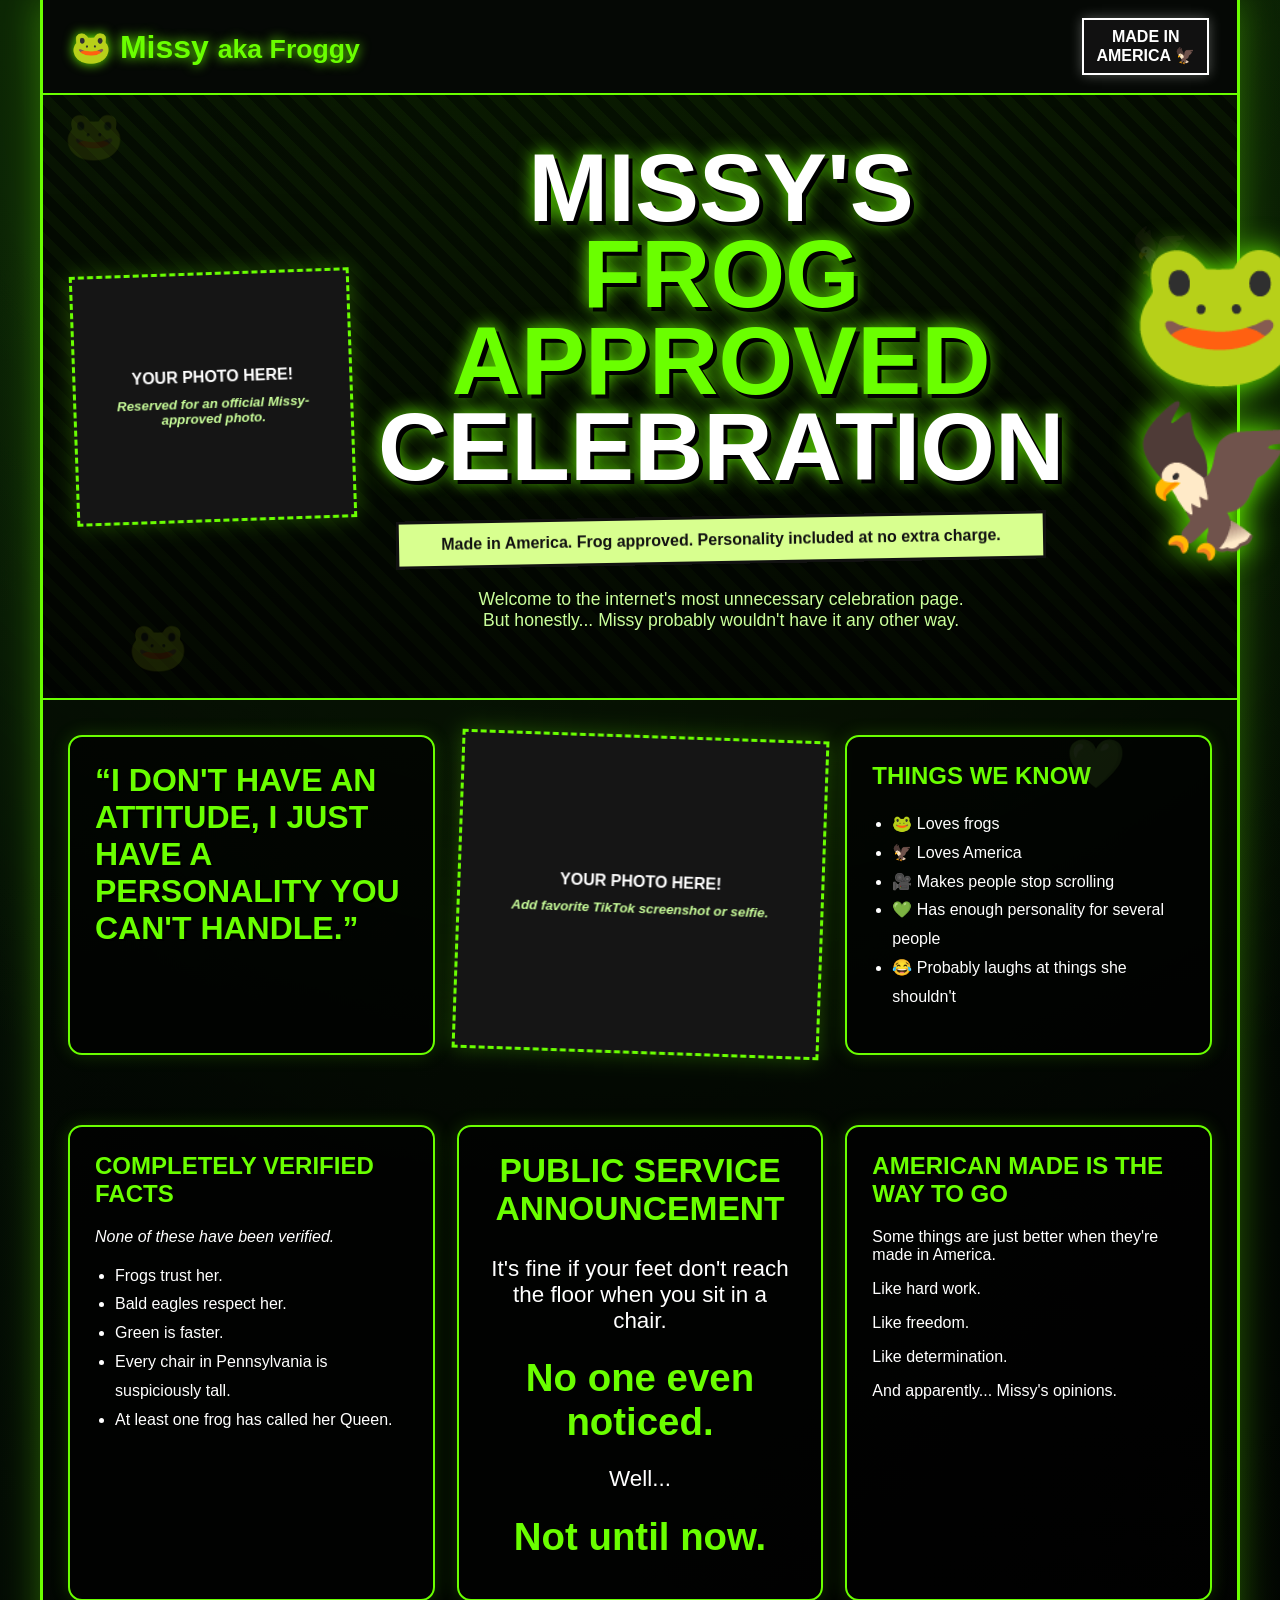
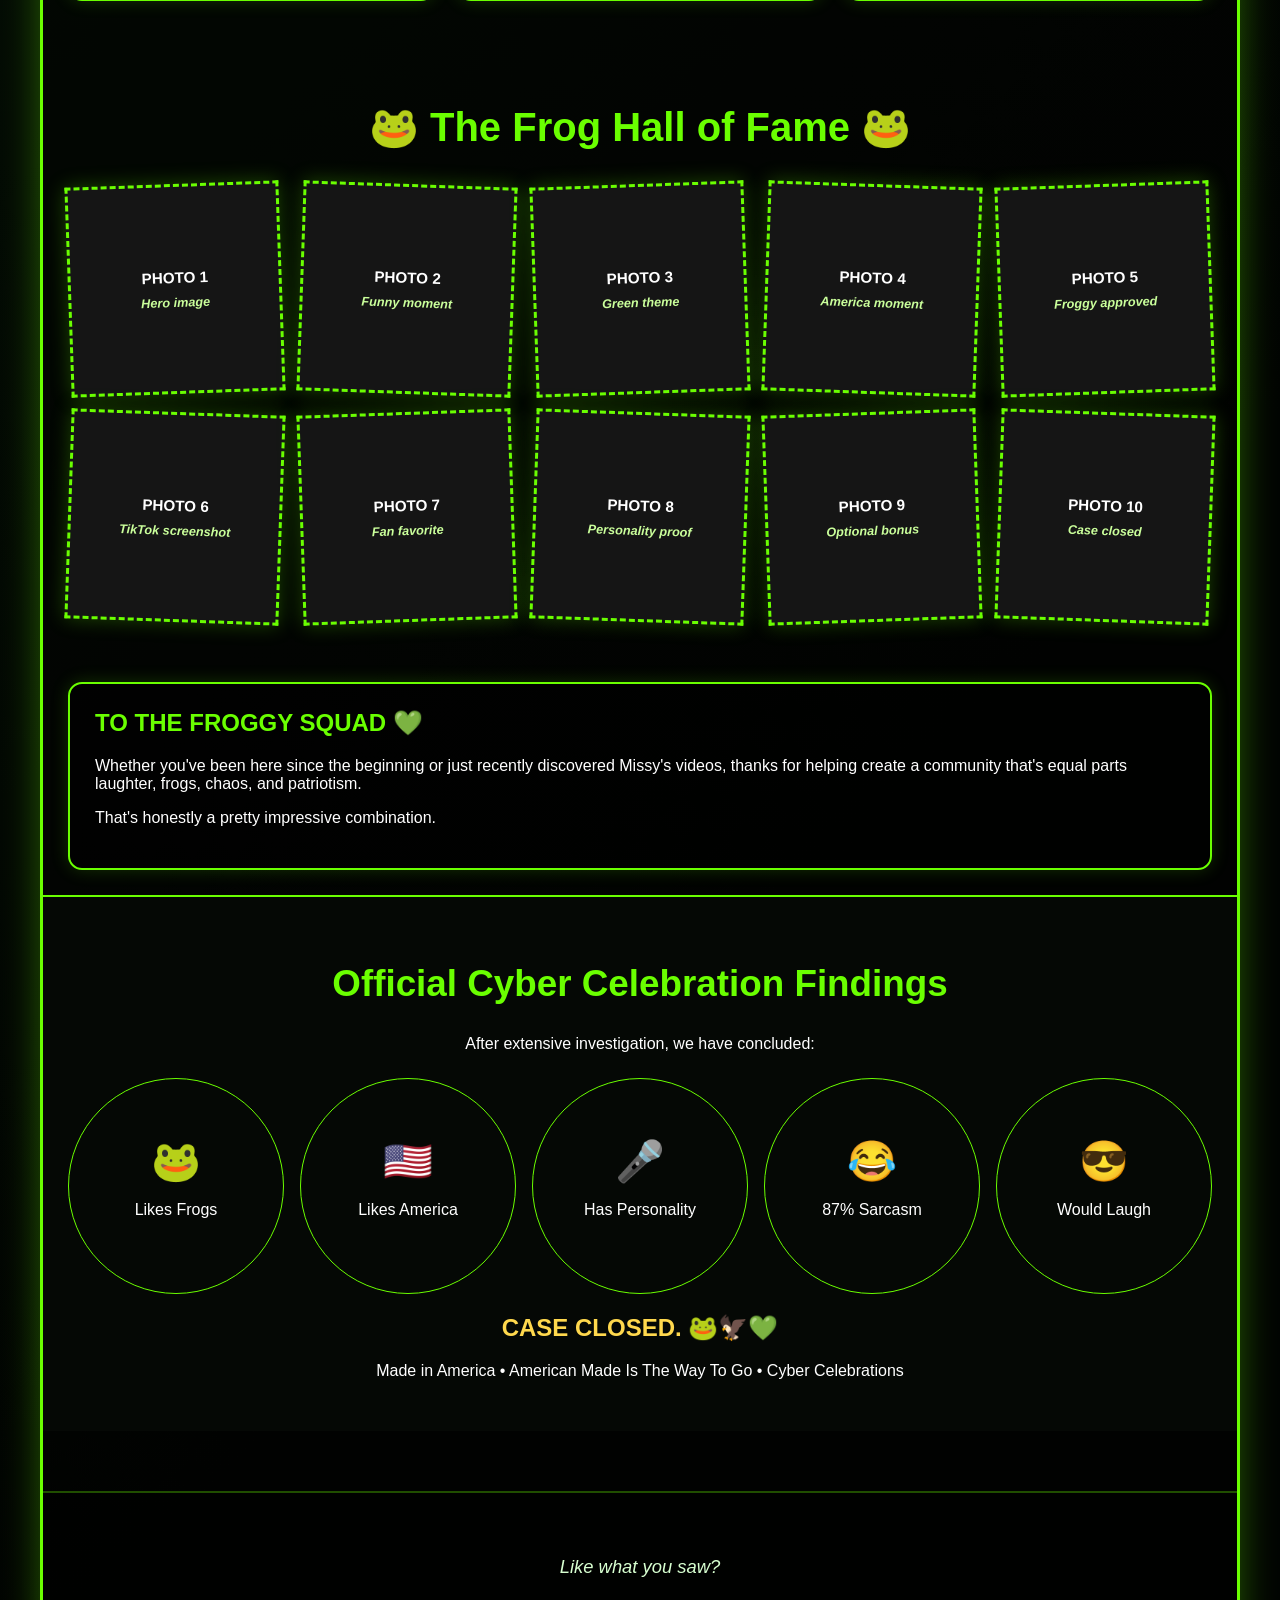
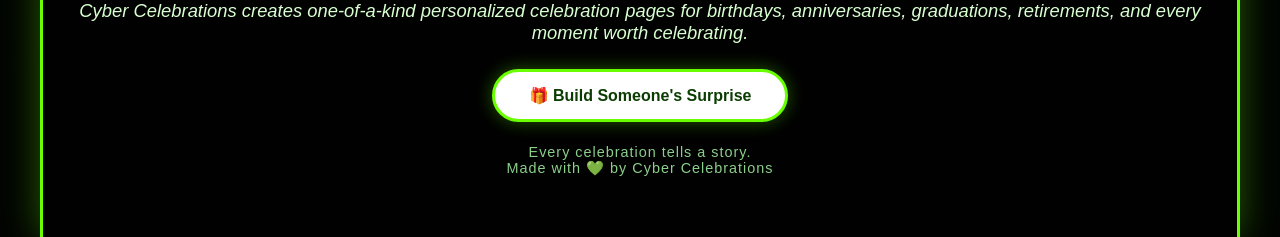
<file: froggy.html>
<!DOCTYPE html>
<html lang="en">
<head>
  <meta charset="UTF-8" />
  <meta name="viewport" content="width=device-width, initial-scale=1.0" />
  <title>Missy's Frog Approved Celebration</title>

  <style>
    * {
      box-sizing: border-box;
    }

    body {
      margin: 0;
      font-family: Arial, sans-serif;
      background:
        radial-gradient(circle at top, rgba(89,255,0,.18), transparent 35%),
        linear-gradient(135deg, #061306, #020402 70%);
      color: white;
      overflow-x: hidden;
    }

    .page {
      max-width: 1200px;
      margin: auto;
      border-left: 3px solid #6aff00;
      border-right: 3px solid #6aff00;
      box-shadow: 0 0 35px rgba(106,255,0,.35);
      background: rgba(0,0,0,.45);
    }

    header {
      display: flex;
      justify-content: space-between;
      align-items: center;
      padding: 18px 28px;
      background: #050805;
      border-bottom: 2px solid #6aff00;
      position: sticky;
      top: 0;
      z-index: 10;
    }

    .logo {
      font-size: 2rem;
      font-weight: 900;
      color: #6aff00;
      text-shadow: 0 0 12px #6aff00;
    }

    .badge {
      border: 2px solid #fff;
      padding: 8px 12px;
      font-weight: bold;
      text-align: center;
      background: #111;
      box-shadow: 0 0 12px rgba(255,255,255,.3);
    }

    .hero {
      min-height: 560px;
      padding: 50px 30px;
      display: grid;
      grid-template-columns: 280px 1fr 260px;
      gap: 25px;
      align-items: center;
      background:
        linear-gradient(rgba(0,0,0,.45), rgba(0,0,0,.75)),
        repeating-linear-gradient(45deg, rgba(106,255,0,.08) 0 10px, transparent 10px 20px);
      border-bottom: 2px solid #6aff00;
    }

    h1 {
      font-size: clamp(3rem, 8vw, 6rem);
      line-height: .9;
      margin: 0;
      text-align: center;
      text-transform: uppercase;
      text-shadow: 4px 4px 0 #000, 0 0 18px #6aff00;
    }

    h1 span {
      color: #6aff00;
      display: block;
    }

    .tagline {
      margin: 25px auto 0;
      max-width: 650px;
      background: #d8ff8f;
      color: #111;
      padding: 12px 18px;
      font-weight: 900;
      text-align: center;
      transform: rotate(-1deg);
      border: 3px solid #111;
    }

    .intro {
      text-align: center;
      color: #caff9b;
      font-size: 1.1rem;
      margin-top: 25px;
    }

    .frog-big {
      font-size: 9rem;
      text-align: center;
      filter: drop-shadow(0 0 15px #6aff00);
    }

    .photo-card {
      min-height: 250px;
      border: 3px dashed #6aff00;
      background: #151515;
      display: flex;
      align-items: center;
      justify-content: center;
      text-align: center;
      padding: 20px;
      transform: rotate(-2deg);
      box-shadow: 0 0 20px rgba(106,255,0,.25);
    }

    .photo-card:nth-child(even) {
      transform: rotate(2deg);
    }

    .photo-card p {
      margin: 0;
      color: #fff;
      font-weight: bold;
    }

    .photo-card small {
      display: block;
      margin-top: 10px;
      color: #caff9b;
      font-style: italic;
    }

    section {
      padding: 35px 25px;
    }

    .grid {
      display: grid;
      grid-template-columns: repeat(3, 1fr);
      gap: 22px;
    }

    .box {
      border: 2px solid #6aff00;
      border-radius: 14px;
      padding: 25px;
      background: rgba(0, 0, 0, .65);
      box-shadow: 0 0 18px rgba(106,255,0,.18);
    }

    .box h2 {
      color: #6aff00;
      margin-top: 0;
      text-transform: uppercase;
    }

    .quote {
      font-size: 2rem;
      font-weight: 900;
      text-transform: uppercase;
      color: #6aff00;
      text-shadow: 2px 2px 0 #000;
    }

    ul {
      padding-left: 20px;
      line-height: 1.8;
    }

    .gallery {
      display: grid;
      grid-template-columns: repeat(5, 1fr);
      gap: 18px;
    }

    .gallery .photo-card {
      min-height: 210px;
      font-size: .95rem;
    }

    .announcement {
      text-align: center;
      font-size: 1.4rem;
    }

    .announcement strong {
      display: block;
      color: #6aff00;
      font-size: 2.4rem;
      margin: 15px 0;
    }

    .footer-findings {
      text-align: center;
      border-top: 2px solid #6aff00;
      background: #050805;
    }

    .findings {
      display: grid;
      grid-template-columns: repeat(5, 1fr);
      gap: 16px;
      margin-top: 25px;
    }

    .finding {
      border: 1px solid #6aff00;
      border-radius: 50%;
      aspect-ratio: 1;
      display: flex;
      align-items: center;
      justify-content: center;
      flex-direction: column;
    }

    .finding span {
      font-size: 2.5rem;
    }

    .walking-frog {
      position: fixed;
      bottom: 14px;
      left: -100px;
      font-size: 58px;
      z-index: 9999;
      animation: frogWalk 16s linear infinite;
      filter: drop-shadow(0 0 10px #6aff00);
    }

    @keyframes frogWalk {
      0% {
        left: -100px;
        transform: scaleX(1) translateY(0);
      }
      25% {
        transform: scaleX(1) translateY(-8px);
      }
      50% {
        left: calc(100% + 100px);
        transform: scaleX(1) translateY(0);
      }
      51% {
        transform: scaleX(-1);
      }
      75% {
        transform: scaleX(-1) translateY(-8px);
      }
      100% {
        left: -100px;
        transform: scaleX(-1) translateY(0);
      }
    }

    .floating-frogs {
      position: fixed;
      inset: 0;
      pointer-events: none;
      opacity: .12;
      font-size: 3rem;
      z-index: 0;
    }

    .floating-frogs span {
      position: absolute;
      animation: floaty 8s ease-in-out infinite;
    }

    .floating-frogs span:nth-child(1) { top: 12%; left: 5%; }
    .floating-frogs span:nth-child(2) { top: 25%; right: 7%; animation-delay: 2s; }
    .floating-frogs span:nth-child(3) { bottom: 25%; left: 10%; animation-delay: 4s; }
    .floating-frogs span:nth-child(4) { bottom: 12%; right: 12%; animation-delay: 1s; }

    @keyframes floaty {
      0%, 100% { transform: translateY(0) rotate(0); }
      50% { transform: translateY(-20px) rotate(10deg); }
    }

    .cc-footer{
    margin-top:60px;
    padding:45px 20px;
    text-align:center;
    border-top:2px solid rgba(106,255,0,.3);
    background:rgba(0,0,0,.55);
}

.cc-tagline{
    color:#d7ffd0;
    font-size:1.15rem;
    margin-bottom:25px;
    font-style:italic;
}

.cc-button{
    display:inline-block;
    background:white;
    color:#0b3d02;
    text-decoration:none;
    font-weight:800;
    padding:14px 34px;
    border:3px solid #6aff00;
    border-radius:999px;
    transition:0.25s;
    box-shadow:0 0 18px rgba(106,255,0,.35);
}

.cc-button:hover{
    background:#6aff00;
    color:#111;
    transform:translateY(-3px) scale(1.04);
    box-shadow:0 0 28px rgba(106,255,0,.9);
}

.cc-signature{
    margin-top:22px;
    color:#8bcf8b;
    font-size:.9rem;
    letter-spacing:1px;
}
    
    @media (max-width: 850px) {
      header {
        flex-direction: column;
        gap: 12px;
      }

      .hero {
        grid-template-columns: 1fr;
      }

      .grid,
      .gallery,
      .findings {
        grid-template-columns: 1fr;
      }

      .frog-big {
        font-size: 6rem;
      }
    }
  </style>
</head>

<body>

  <div class="floating-frogs">
    <span>🐸</span>
    <span>🦅</span>
    <span>🐸</span>
    <span>💚</span>
  </div>

  <div class="walking-frog">🐸</div>

  <div class="page">

    <header>
      <div class="logo">🐸 Missy <small>aka Froggy</small></div>
      <div class="badge">MADE IN<br>AMERICA 🦅</div>
    </header>

    <div class="hero">
      <div class="photo-card">
        <p>YOUR PHOTO HERE!<small>Reserved for an official Missy-approved photo.</small></p>
      </div>

      <div>
        <h1>Missy's <span>Frog Approved</span> Celebration</h1>
        <div class="tagline">Made in America. Frog approved. Personality included at no extra charge.</div>
        <p class="intro">
          Welcome to the internet's most unnecessary celebration page.<br>
          But honestly... Missy probably wouldn't have it any other way.
        </p>
      </div>

      <div class="frog-big">🐸🦅</div>
    </div>

    <section class="grid">
      <div class="box">
        <div class="quote">
          “I don't have an attitude, I just have a personality you can't handle.”
        </div>
      </div>

      <div class="photo-card">
        <p>YOUR PHOTO HERE!<small>Add favorite TikTok screenshot or selfie.</small></p>
      </div>

      <div class="box">
        <h2>Things We Know</h2>
        <ul>
          <li>🐸 Loves frogs</li>
          <li>🦅 Loves America</li>
          <li>🎥 Makes people stop scrolling</li>
          <li>💚 Has enough personality for several people</li>
          <li>😂 Probably laughs at things she shouldn't</li>
        </ul>
      </div>
    </section>

    <section class="grid">
      <div class="box">
        <h2>Completely Verified Facts</h2>
        <p><em>None of these have been verified.</em></p>
        <ul>
          <li>Frogs trust her.</li>
          <li>Bald eagles respect her.</li>
          <li>Green is faster.</li>
          <li>Every chair in Pennsylvania is suspiciously tall.</li>
          <li>At least one frog has called her Queen.</li>
        </ul>
      </div>

      <div class="box announcement">
        <h2>Public Service Announcement</h2>
        <p>It's fine if your feet don't reach the floor when you sit in a chair.</p>
        <strong>No one even noticed.</strong>
        <p>Well...</p>
        <strong>Not until now.</strong>
      </div>

      <div class="box">
        <h2>American Made Is The Way To Go</h2>
        <p>Some things are just better when they're made in America.</p>
        <p>Like hard work.</p>
        <p>Like freedom.</p>
        <p>Like determination.</p>
        <p>And apparently... Missy's opinions.</p>
      </div>
    </section>

    <section>
      <h2 style="text-align:center;color:#6aff00;font-size:2.5rem;">🐸 The Frog Hall of Fame 🐸</h2>

      <div class="gallery">
        <div class="photo-card"><p>PHOTO 1<small>Hero image</small></p></div>
        <div class="photo-card"><p>PHOTO 2<small>Funny moment</small></p></div>
        <div class="photo-card"><p>PHOTO 3<small>Green theme</small></p></div>
        <div class="photo-card"><p>PHOTO 4<small>America moment</small></p></div>
        <div class="photo-card"><p>PHOTO 5<small>Froggy approved</small></p></div>
        <div class="photo-card"><p>PHOTO 6<small>TikTok screenshot</small></p></div>
        <div class="photo-card"><p>PHOTO 7<small>Fan favorite</small></p></div>
        <div class="photo-card"><p>PHOTO 8<small>Personality proof</small></p></div>
        <div class="photo-card"><p>PHOTO 9<small>Optional bonus</small></p></div>
        <div class="photo-card"><p>PHOTO 10<small>Case closed</small></p></div>
      </div>
    </section>

    <section class="box" style="margin:25px;">
      <h2>To The Froggy Squad 💚</h2>
      <p>
        Whether you've been here since the beginning or just recently discovered Missy's videos,
        thanks for helping create a community that's equal parts laughter, frogs, chaos, and patriotism.
      </p>
      <p>
        That's honestly a pretty impressive combination.
      </p>
    </section>

    <section class="footer-findings">
      <h2 style="color:#6aff00;font-size:2.3rem;">Official Cyber Celebration Findings</h2>
      <p>After extensive investigation, we have concluded:</p>

      <div class="findings">
        <div class="finding"><span>🐸</span><p>Likes Frogs</p></div>
        <div class="finding"><span>🇺🇸</span><p>Likes America</p></div>
        <div class="finding"><span>🎤</span><p>Has Personality</p></div>
        <div class="finding"><span>😂</span><p>87% Sarcasm</p></div>
        <div class="finding"><span>😎</span><p>Would Laugh</p></div>
      </div>

      <h2 style="color:#ffd84d;">CASE CLOSED. 🐸🦅💚</h2>
      <p>Made in America • American Made Is The Way To Go • Cyber Celebrations</p>
    </section>

    <footer class="cc-footer">

  <p class="cc-tagline">
    Like what you saw?
    <br><br>
    Cyber Celebrations creates one-of-a-kind personalized celebration pages
    for birthdays, anniversaries, graduations, retirements, and every moment worth celebrating.
  </p>

  <a href="https://cyber-celebrations.com" class="cc-button">
    🎁 Build Someone's Surprise
  </a>

  <p class="cc-signature">
    Every celebration tells a story.
    <br>
    Made with 💚 by Cyber Celebrations
  </p>

</footer>
    
  </div>

</body>
</html>
</file>
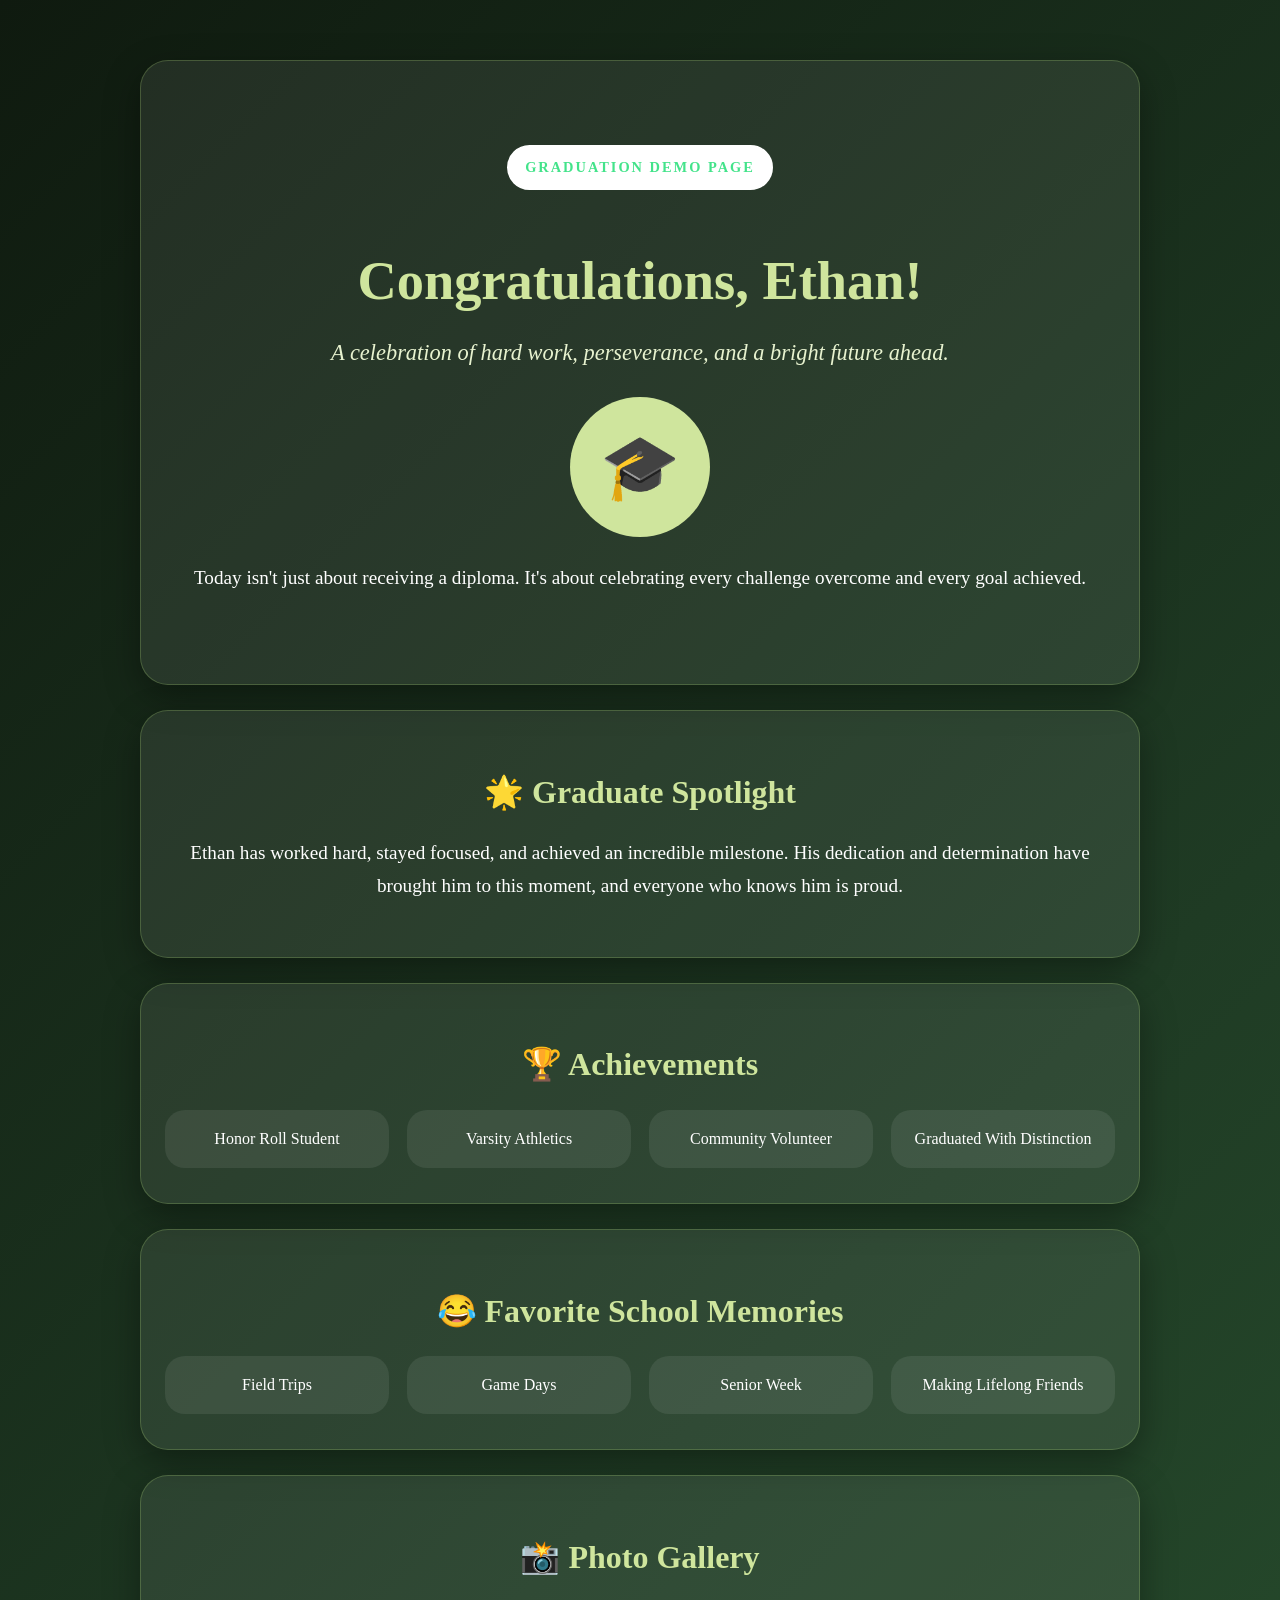
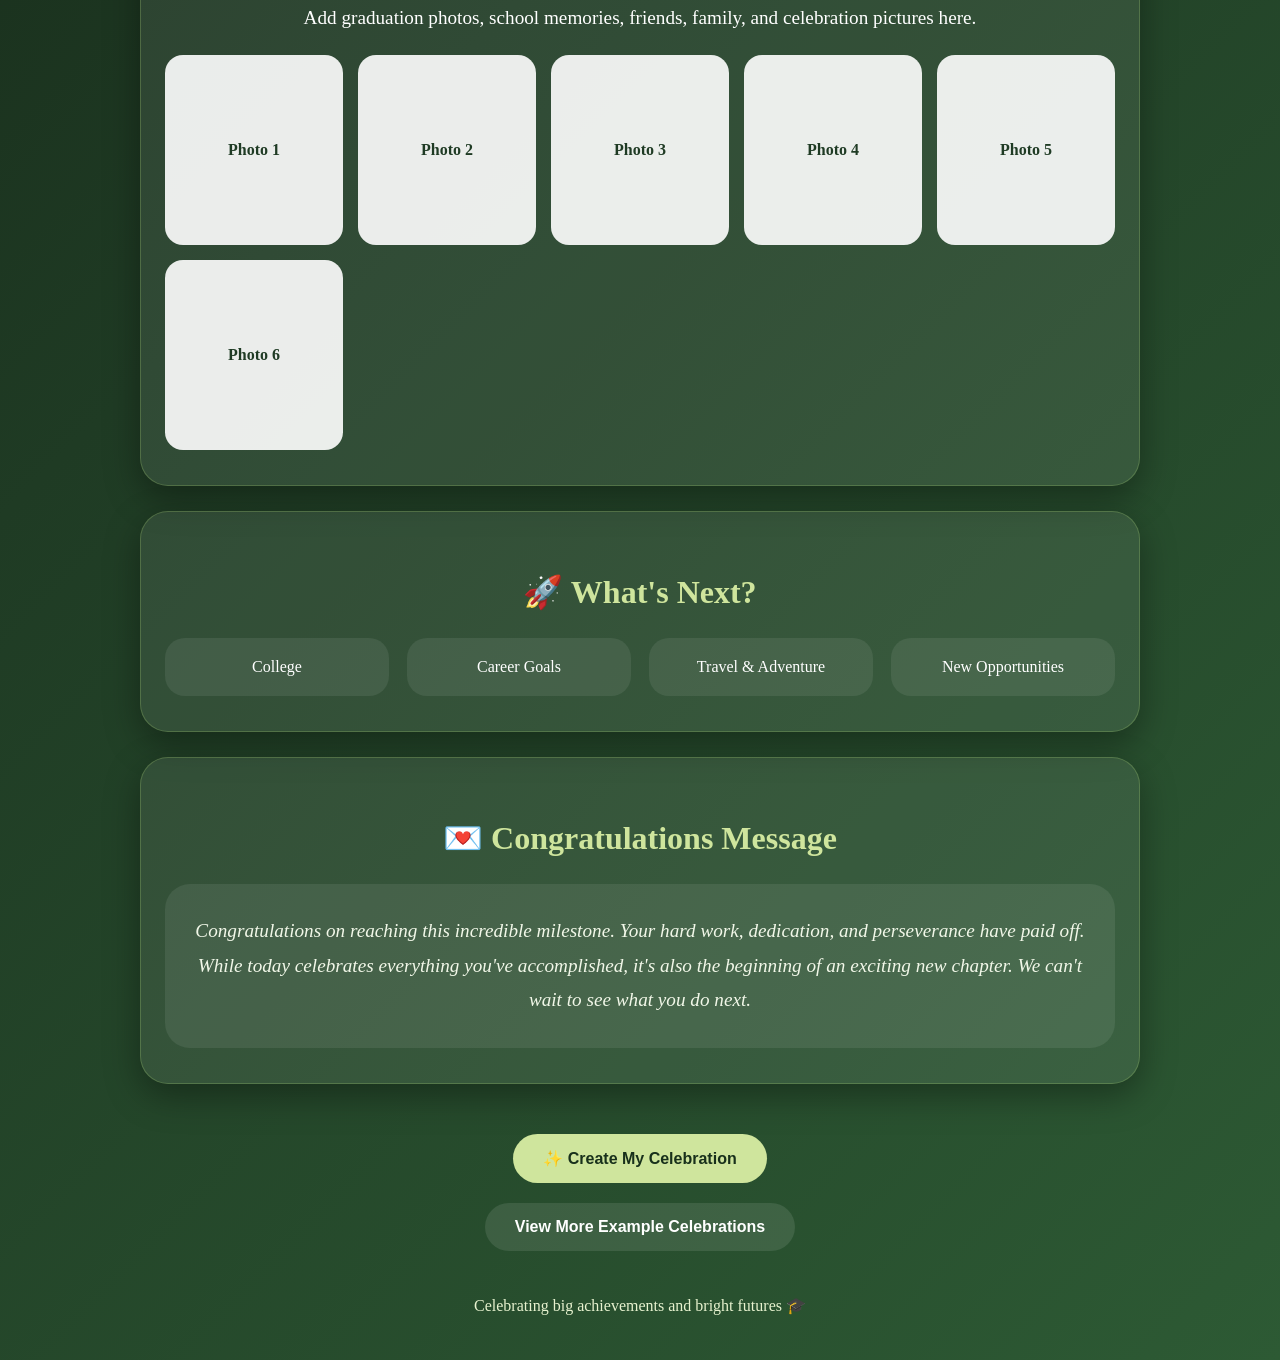
<file: graduation.html>
<!DOCTYPE html>
<html lang="en">
<head>
  <meta charset="UTF-8">
  <meta name="viewport" content="width=device-width, initial-scale=1.0">
  <title>Graduation Celebration</title>

  <style>
    body {
      margin: 0;
      font-family: Georgia, serif;
      background: linear-gradient(135deg, #0f1a0f, #1f3b24, #2d5a34);
      color: white;
      text-align: center;
    }

    .page {
      max-width: 1000px;
      margin: auto;
      padding: 35px 18px;
    }

    .hero, .card {
      background: rgba(255,255,255,0.08);
      border: 1px solid rgba(175, 215, 120, 0.25);
      border-radius: 28px;
      padding: 35px 24px;
      margin: 25px 0;
      box-shadow: 0 12px 35px rgba(0,0,0,0.35);
    }

    .hero {
      padding: 70px 24px;
    }

    h1 {
      font-size: 3.4rem;
      color: #cfe59d;
      margin-bottom: 12px;
    }

    h2 {
      color: #cfe59d;
      font-size: 2rem;
    }

    p {
      font-size: 1.2rem;
      line-height: 1.7;
    }

    .subtitle {
      color: #e7f2cf;
      font-style: italic;
      font-size: 1.4rem;
    }

    .badge {
      width: 140px;
      height: 140px;
      border-radius: 50%;
      background: #cfe59d;
      color: #18301b;
      display: flex;
      align-items: center;
      justify-content: center;
      margin: 25px auto;
      font-size: 4rem;
    }

    .grid {
      display: grid;
      grid-template-columns: repeat(auto-fit,minmax(220px,1fr));
      gap: 18px;
      margin-top: 20px;
    }

    .box {
      background: rgba(255,255,255,0.08);
      padding: 20px;
      border-radius: 20px;
    }

    .gallery {
      display: grid;
      grid-template-columns: repeat(auto-fit,minmax(160px,1fr));
      gap: 15px;
      margin-top: 20px;
    }

    .photo-box {
      height: 190px;
      background: rgba(255,255,255,0.9);
      color: #1f3b24;
      border-radius: 18px;
      display: flex;
      justify-content: center;
      align-items: center;
      font-weight: bold;
    }

    .letter {
      background: rgba(255,255,255,0.08);
      border-radius: 25px;
      padding: 30px;
      color: #f1f7e8;
      font-style: italic;
      font-size: 1.2rem;
      line-height: 1.8;
    }

    .cta-area {
      margin-top: 40px;
    }

    .cta {
      display: inline-block;
      margin: 10px;
      padding: 15px 30px;
      border-radius: 999px;
      text-decoration: none;
      font-weight: bold;
      font-family: Arial, sans-serif;
    }

    .primary {
      background: #cfe59d;
      color: #18301b;
    }

    .secondary {
      background: rgba(255,255,255,0.1);
      color: white;
    }

    footer {
      margin: 35px 0 10px;
      color: #e7f2cf;
    }

    @media (max-width:600px) {
      h1 { font-size: 2.5rem; }
      h2 { font-size: 1.6rem; }
    }
  </style>
</head>

<body>

<div class="page">

  <section class="hero">
    <p style="
  display:inline-block;
  padding:8px 16px;
  border-radius:999px;
  background:white;
  border:2px solid white;
  color:#43e38a;
  font-size:0.9rem;
  font-weight:bold;
  letter-spacing:2px;
  text-transform:uppercase;
  margin-bottom:15px;
">
  Graduation Demo Page
</p>
    <h1>Congratulations, Ethan!</h1>

    <p class="subtitle">
      A celebration of hard work, perseverance, and a bright future ahead.
    </p>

    <div class="badge">🎓</div>

    <p>
      Today isn't just about receiving a diploma.
      It's about celebrating every challenge overcome and every goal achieved.
    </p>
  </section>

  <section class="card">
    <h2>🌟 Graduate Spotlight</h2>

    <p>
      Ethan has worked hard, stayed focused, and achieved an incredible milestone.
      His dedication and determination have brought him to this moment, and everyone who knows him is proud.
    </p>
  </section>

  <section class="card">
    <h2>🏆 Achievements</h2>

    <div class="grid">
      <div class="box">Honor Roll Student</div>
      <div class="box">Varsity Athletics</div>
      <div class="box">Community Volunteer</div>
      <div class="box">Graduated With Distinction</div>
    </div>
  </section>

  <section class="card">
    <h2>😂 Favorite School Memories</h2>

    <div class="grid">
      <div class="box">Field Trips</div>
      <div class="box">Game Days</div>
      <div class="box">Senior Week</div>
      <div class="box">Making Lifelong Friends</div>
    </div>
  </section>

  <section class="card">
    <h2>📸 Photo Gallery</h2>

    <p>Add graduation photos, school memories, friends, family, and celebration pictures here.</p>

    <div class="gallery">
      <div class="photo-box">Photo 1</div>
      <div class="photo-box">Photo 2</div>
      <div class="photo-box">Photo 3</div>
      <div class="photo-box">Photo 4</div>
      <div class="photo-box">Photo 5</div>
      <div class="photo-box">Photo 6</div>
    </div>
  </section>

  <section class="card">
    <h2>🚀 What's Next?</h2>

    <div class="grid">
      <div class="box">College</div>
      <div class="box">Career Goals</div>
      <div class="box">Travel & Adventure</div>
      <div class="box">New Opportunities</div>
    </div>
  </section>

  <section class="card">
    <h2>💌 Congratulations Message</h2>

    <div class="letter">
      Congratulations on reaching this incredible milestone.
      Your hard work, dedication, and perseverance have paid off.
      While today celebrates everything you've accomplished, it's also the beginning of an exciting new chapter.
      We can't wait to see what you do next.
    </div>
  </section>

  <div class="cta-area">

    <a href="index.html#pricing" class="cta primary">
      ✨ Create My Celebration
    </a>

    <br>

    <a href="examples.html" class="cta secondary">
      View More Example Celebrations
    </a>

  </div>

  <footer>
    Celebrating big achievements and bright futures 🎓
  </footer>

</div>

</body>
</html>
</file>
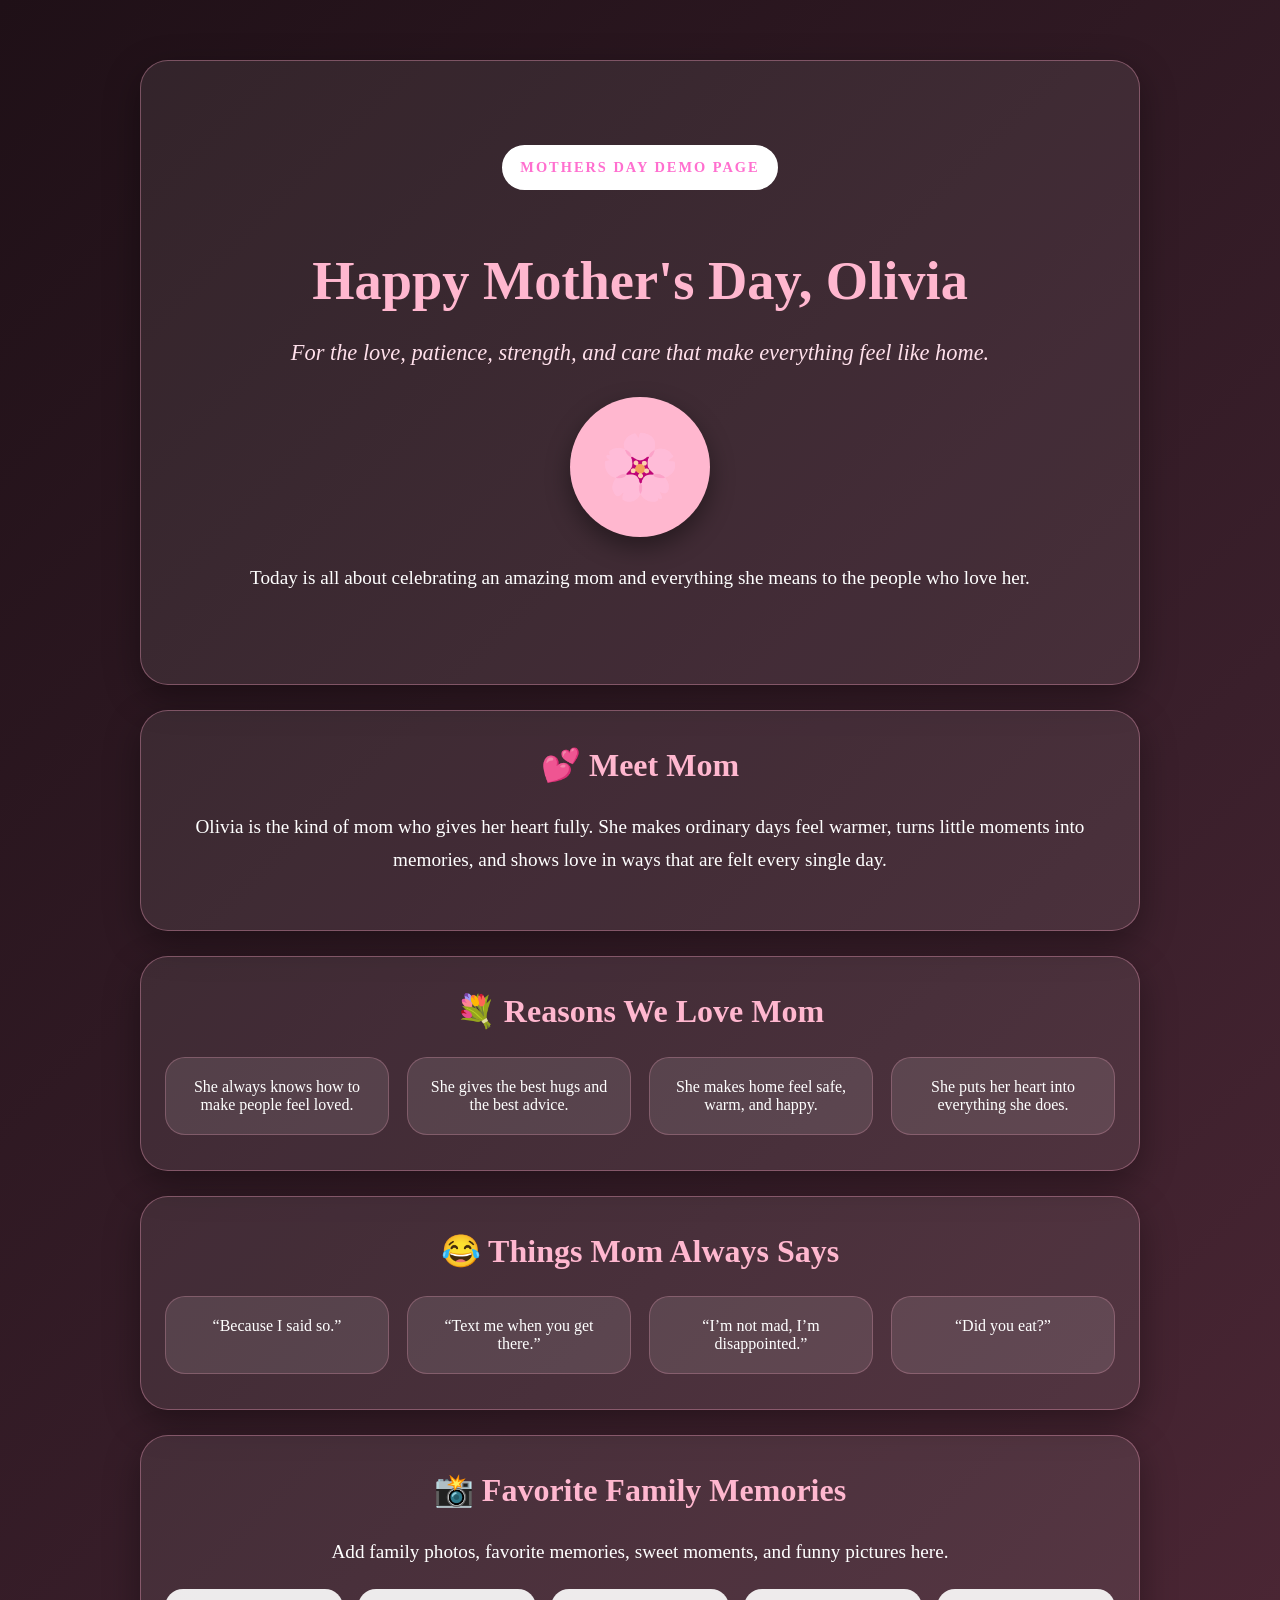
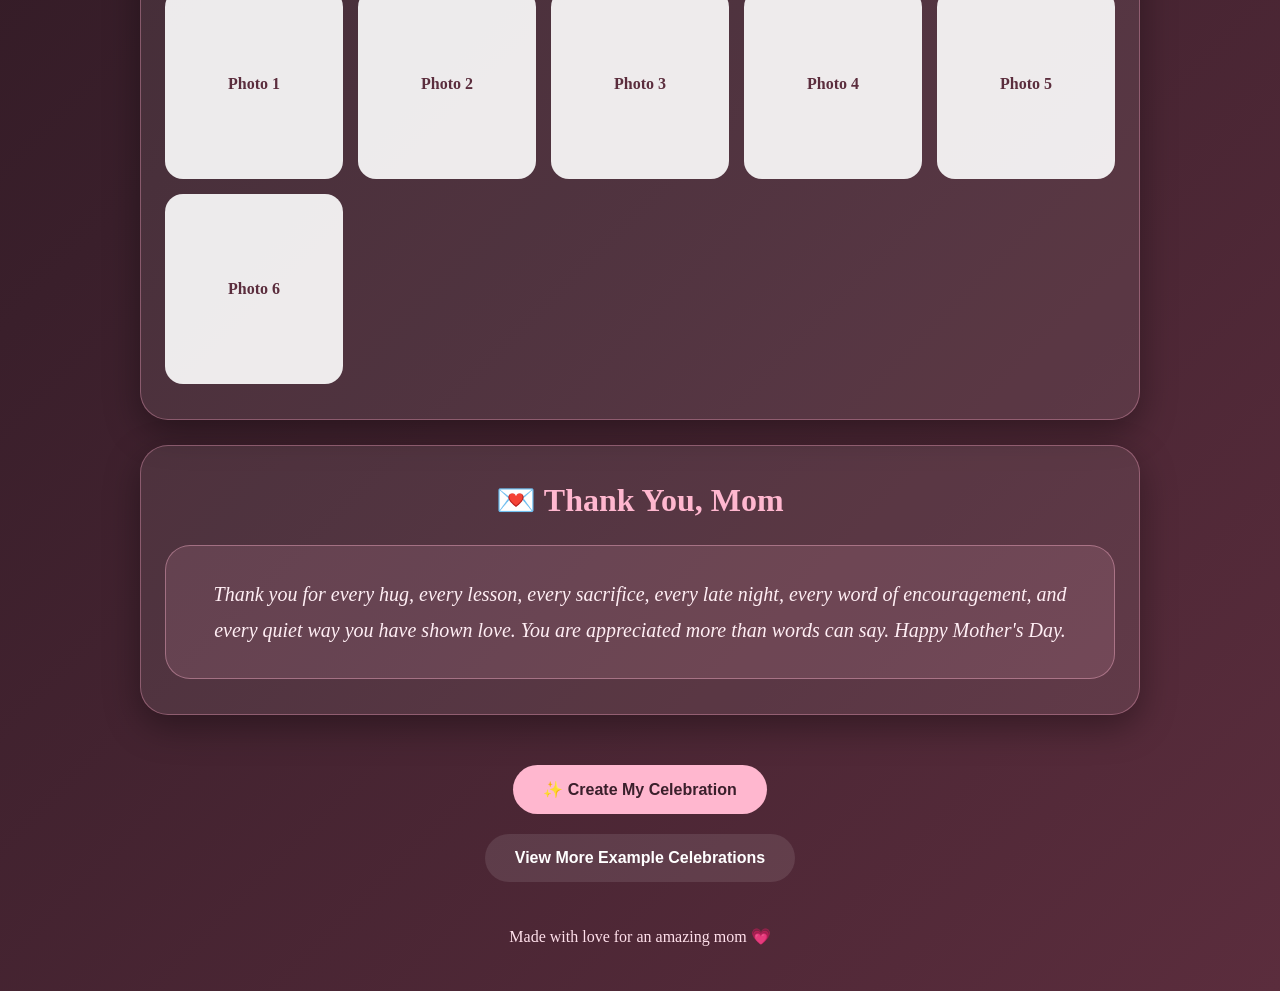
<file: mothers-day.html>
<!DOCTYPE html>
<html lang="en">
<head>
  <meta charset="UTF-8" />
  <meta name="viewport" content="width=device-width, initial-scale=1.0" />
  <title>Mother's Day Celebration</title>

  <style>
    body {
      margin: 0;
      font-family: Georgia, serif;
      background: linear-gradient(135deg, #1f1017, #3a1f2b, #5b2d3d);
      color: white;
      text-align: center;
      overflow-x: hidden;
    }

    .page {
      max-width: 1000px;
      margin: auto;
      padding: 35px 18px;
    }

    .hero, .card {
      background: rgba(255,255,255,0.08);
      border: 1px solid rgba(255, 170, 200, 0.35);
      border-radius: 28px;
      padding: 35px 24px;
      margin: 25px 0;
      box-shadow: 0 12px 35px rgba(0,0,0,0.35);
    }

    .hero {
      padding: 70px 24px;
    }

    h1 {
      font-size: 3.4rem;
      color: #ffb7cf;
      margin-bottom: 12px;
    }

    h2 {
      color: #ffb7cf;
      font-size: 2rem;
      margin-top: 0;
    }

    p {
      font-size: 1.2rem;
      line-height: 1.7;
    }

    .subtitle {
      color: #ffe0eb;
      font-style: italic;
      font-size: 1.4rem;
    }

    .badge {
      width: 140px;
      height: 140px;
      border-radius: 50%;
      background: #ffb7cf;
      color: #3a1f2b;
      display: flex;
      align-items: center;
      justify-content: center;
      margin: 25px auto;
      font-size: 4rem;
      box-shadow: 0 10px 25px rgba(0,0,0,0.4);
    }

    .grid {
      display: grid;
      grid-template-columns: repeat(auto-fit, minmax(220px, 1fr));
      gap: 18px;
      margin-top: 20px;
    }

    .box {
      background: rgba(255,255,255,0.1);
      border-radius: 20px;
      padding: 20px;
      border: 1px solid rgba(255, 170, 200, 0.25);
    }

    .gallery {
      display: grid;
      grid-template-columns: repeat(auto-fit, minmax(160px, 1fr));
      gap: 15px;
      margin-top: 20px;
    }

    .photo-box {
      height: 190px;
      background: rgba(255,255,255,0.9);
      color: #5b2d3d;
      border-radius: 18px;
      display: flex;
      align-items: center;
      justify-content: center;
      font-weight: bold;
    }

    .letter {
      background: rgba(255, 183, 207, 0.12);
      border: 1px solid rgba(255, 183, 207, 0.4);
      border-radius: 25px;
      padding: 30px;
      color: #ffeef4;
      font-style: italic;
      font-size: 1.25rem;
      line-height: 1.8;
    }

    .cta-area {
      margin-top: 40px;
    }

    .cta {
      display: inline-block;
      margin: 10px;
      padding: 15px 30px;
      border-radius: 999px;
      text-decoration: none;
      font-weight: bold;
      font-family: Arial, sans-serif;
    }

    .primary {
      background: #ffb7cf;
      color: #3a1f2b;
    }

    .secondary {
      background: rgba(255,255,255,0.1);
      color: white;
    }

    footer {
      margin: 35px 0 10px;
      color: #ffe0eb;
    }

    @media (max-width: 600px) {
      h1 { font-size: 2.5rem; }
      h2 { font-size: 1.6rem; }
      p { font-size: 1.08rem; }
    }
  </style>
</head>

<body>

  <div class="page">

    <section class="hero">
      <p style="
  display:inline-block;
  padding:8px 16px;
  border-radius:999px;
  background:white;
  border:2px solid white;
  color:#ff6fcf;
  font-size:0.9rem;
  font-weight:bold;
  letter-spacing:2px;
  text-transform:uppercase;
  margin-bottom:15px;
">
  Mothers Day Demo Page
</p>
      <h1>Happy Mother's Day, Olivia</h1>
      <p class="subtitle">For the love, patience, strength, and care that make everything feel like home.</p>
      <div class="badge">🌸</div>
      <p>Today is all about celebrating an amazing mom and everything she means to the people who love her.</p>
    </section>

    <section class="card">
      <h2>💕 Meet Mom</h2>
      <p>
        Olivia is the kind of mom who gives her heart fully. She makes ordinary days feel warmer,
        turns little moments into memories, and shows love in ways that are felt every single day.
      </p>
    </section>

    <section class="card">
      <h2>💐 Reasons We Love Mom</h2>
      <div class="grid">
        <div class="box">She always knows how to make people feel loved.</div>
        <div class="box">She gives the best hugs and the best advice.</div>
        <div class="box">She makes home feel safe, warm, and happy.</div>
        <div class="box">She puts her heart into everything she does.</div>
      </div>
    </section>

    <section class="card">
      <h2>😂 Things Mom Always Says</h2>
      <div class="grid">
        <div class="box">“Because I said so.”</div>
        <div class="box">“Text me when you get there.”</div>
        <div class="box">“I’m not mad, I’m disappointed.”</div>
        <div class="box">“Did you eat?”</div>
      </div>
    </section>

    <section class="card">
      <h2>📸 Favorite Family Memories</h2>
      <p>Add family photos, favorite memories, sweet moments, and funny pictures here.</p>

      <div class="gallery">
        <div class="photo-box">Photo 1</div>
        <div class="photo-box">Photo 2</div>
        <div class="photo-box">Photo 3</div>
        <div class="photo-box">Photo 4</div>
        <div class="photo-box">Photo 5</div>
        <div class="photo-box">Photo 6</div>
      </div>
    </section>

    <section class="card">
      <h2>💌 Thank You, Mom</h2>
      <div class="letter">
        Thank you for every hug, every lesson, every sacrifice, every late night,
        every word of encouragement, and every quiet way you have shown love.
        You are appreciated more than words can say. Happy Mother's Day.
      </div>
    </section>

    <div class="cta-area">
      <a href="index.html#pricing" class="cta primary">✨ Create My Celebration</a>
      <br>
      <a href="examples.html" class="cta secondary">View More Example Celebrations</a>
    </div>

    <footer>
      Made with love for an amazing mom 💗
    </footer>

  </div>

</body>
</html>
</file>
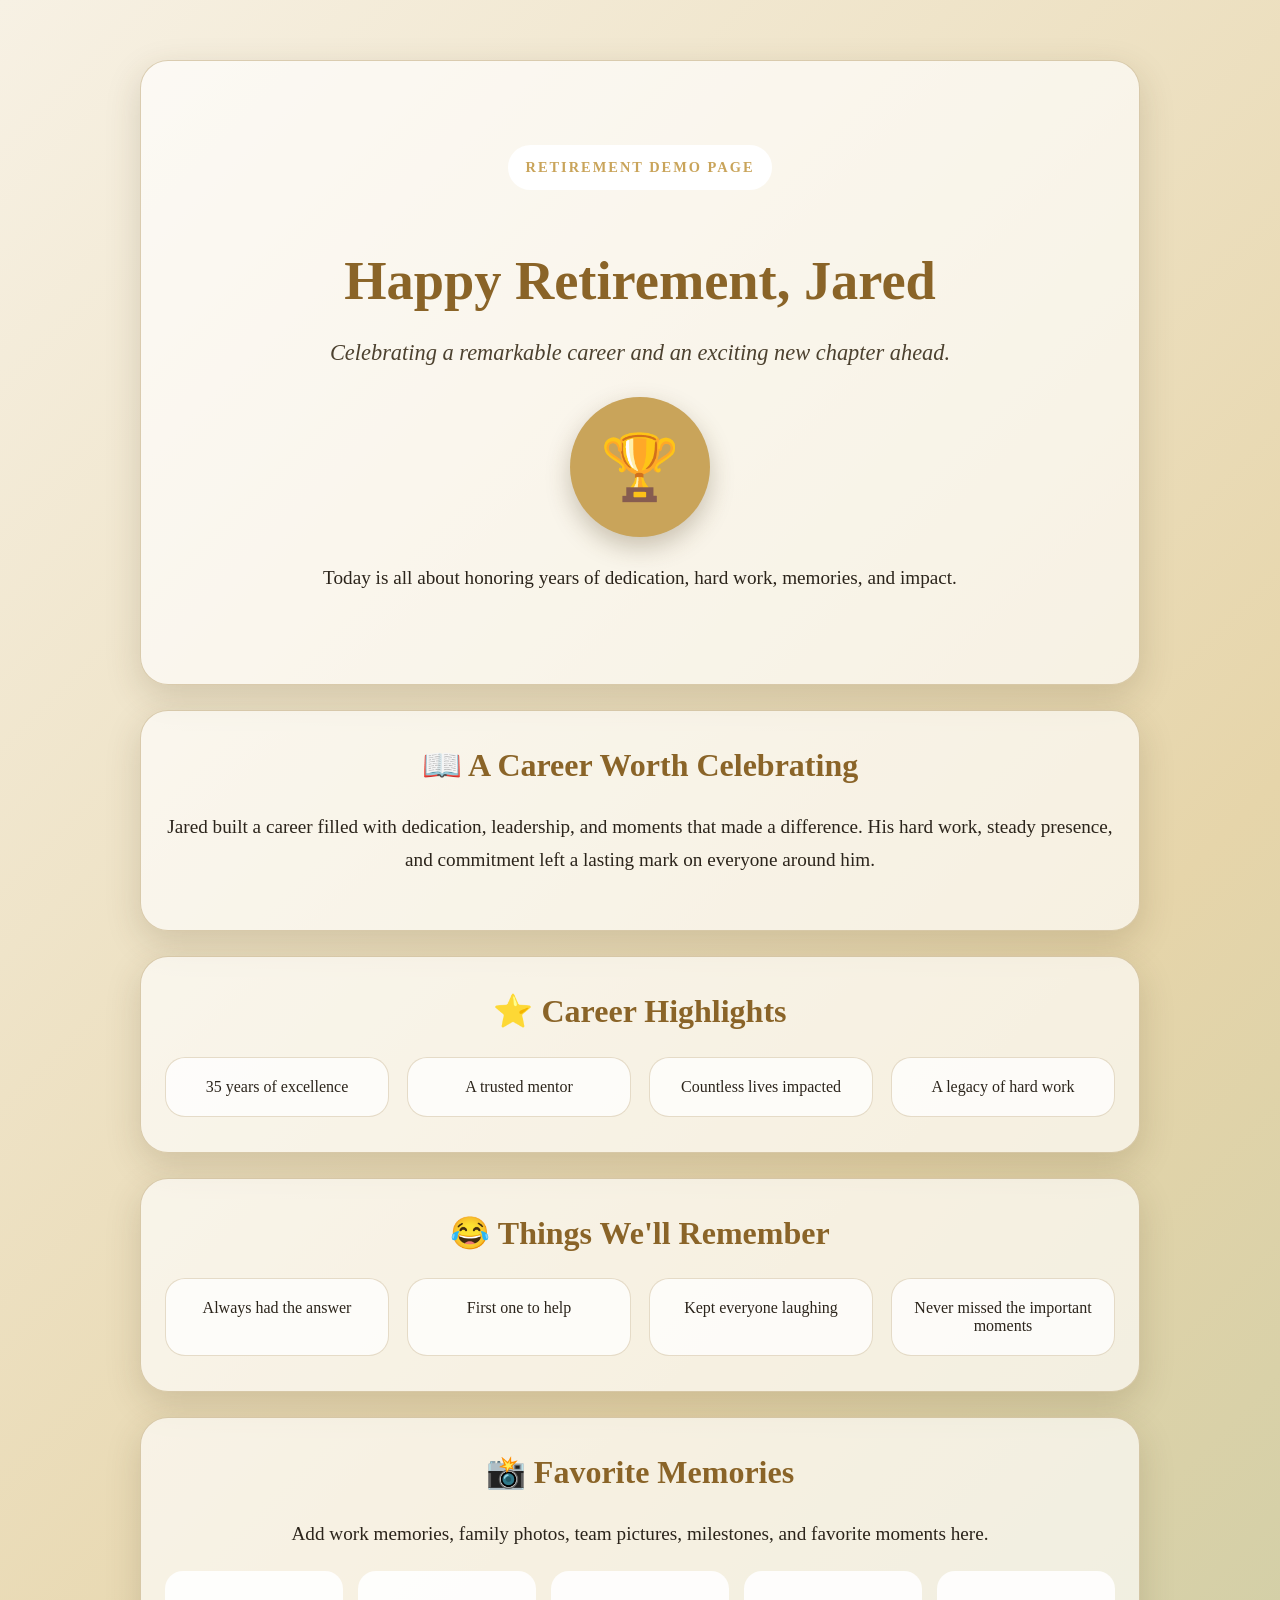
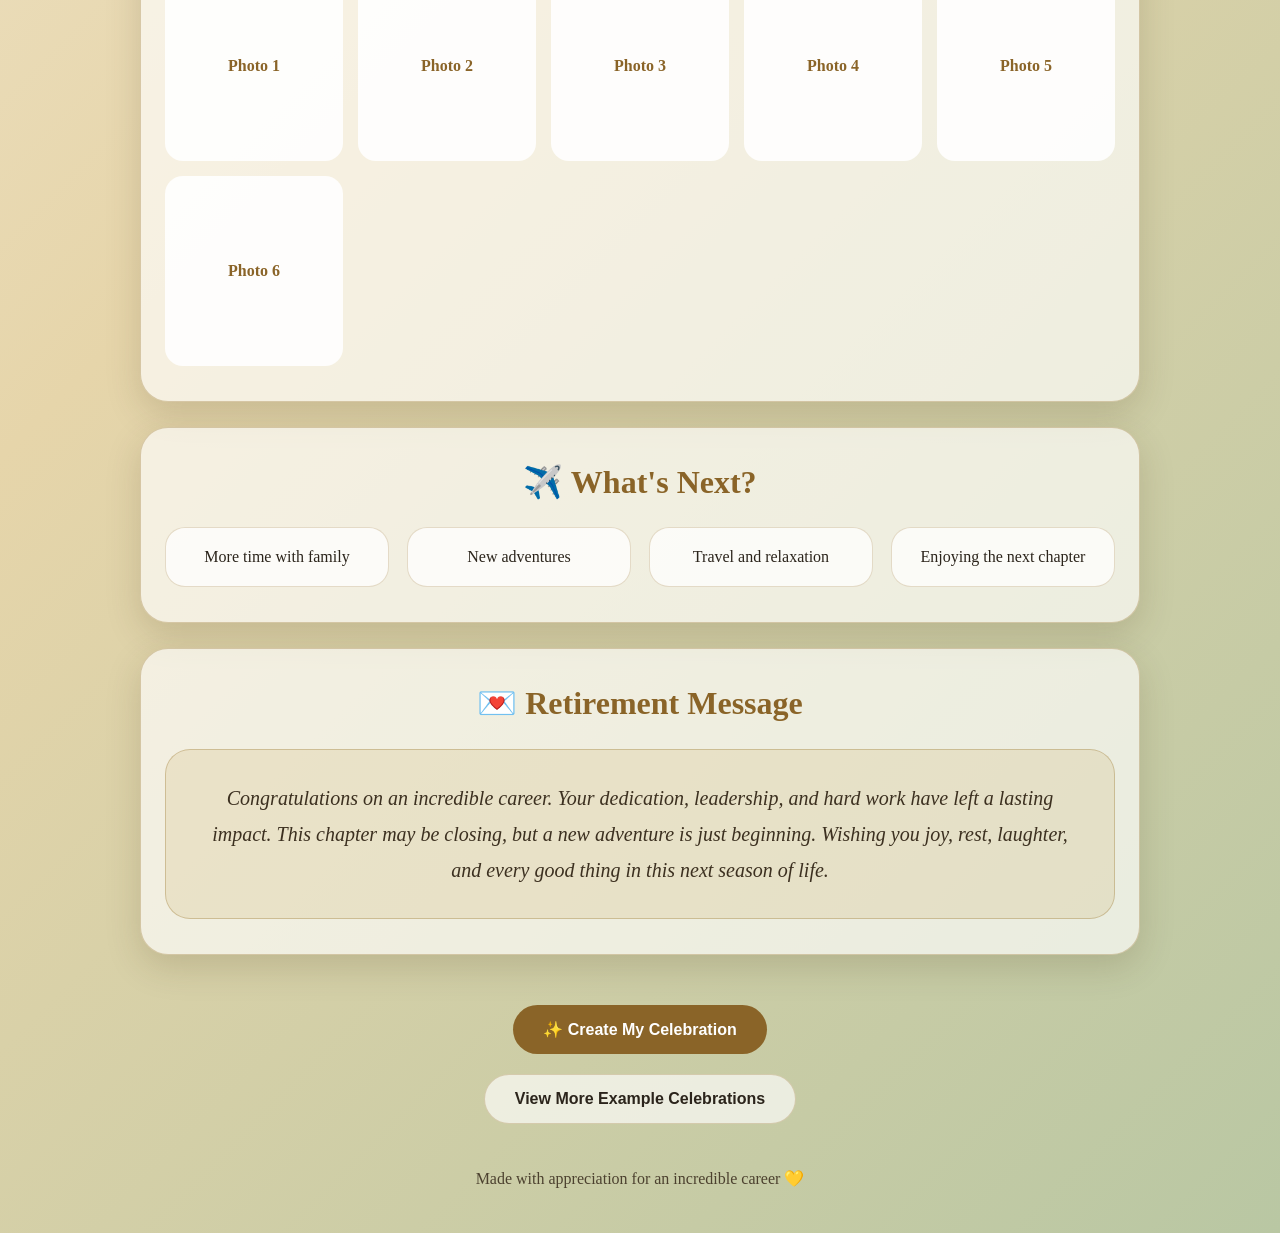
<file: retirement.html>
<!DOCTYPE html>
<html lang="en">
<head>
  <meta charset="UTF-8" />
  <meta name="viewport" content="width=device-width, initial-scale=1.0" />
  <title>Retirement Celebration</title>

  <style>
    body {
      margin: 0;
      font-family: Georgia, serif;
      background: linear-gradient(135deg, #f7f1e4, #e6d5aa, #b9c7a3);
      color: #2b241b;
      text-align: center;
      overflow-x: hidden;
    }

    .page {
      max-width: 1000px;
      margin: auto;
      padding: 35px 18px;
    }

    .hero, .card {
      background: rgba(255,255,255,0.65);
      border: 1px solid rgba(155, 120, 54, 0.35);
      border-radius: 28px;
      padding: 35px 24px;
      margin: 25px 0;
      box-shadow: 0 12px 35px rgba(80,60,30,0.18);
    }

    .hero {
      padding: 70px 24px;
    }

    h1 {
      font-size: 3.4rem;
      color: #8a6428;
      margin-bottom: 12px;
    }

    h2 {
      color: #8a6428;
      font-size: 2rem;
      margin-top: 0;
    }

    p {
      font-size: 1.2rem;
      line-height: 1.7;
    }

    .subtitle {
      color: #4c412f;
      font-style: italic;
      font-size: 1.4rem;
    }

    .badge {
      width: 140px;
      height: 140px;
      border-radius: 50%;
      background: #c9a45a;
      color: #2b241b;
      display: flex;
      align-items: center;
      justify-content: center;
      margin: 25px auto;
      font-size: 4rem;
      box-shadow: 0 10px 25px rgba(80,60,30,0.28);
    }

    .grid {
      display: grid;
      grid-template-columns: repeat(auto-fit, minmax(220px, 1fr));
      gap: 18px;
      margin-top: 20px;
    }

    .box {
      background: rgba(255,255,255,0.75);
      border-radius: 20px;
      padding: 20px;
      border: 1px solid rgba(155, 120, 54, 0.25);
    }

    .gallery {
      display: grid;
      grid-template-columns: repeat(auto-fit, minmax(160px, 1fr));
      gap: 15px;
      margin-top: 20px;
    }

    .photo-box {
      height: 190px;
      background: rgba(255,255,255,0.9);
      color: #8a6428;
      border-radius: 18px;
      display: flex;
      align-items: center;
      justify-content: center;
      font-weight: bold;
    }

    .letter {
      background: rgba(201, 164, 90, 0.18);
      border: 1px solid rgba(155, 120, 54, 0.35);
      border-radius: 25px;
      padding: 30px;
      color: #3c3020;
      font-style: italic;
      font-size: 1.25rem;
      line-height: 1.8;
    }

    .cta-area {
      margin-top: 40px;
    }

    .cta {
      display: inline-block;
      margin: 10px;
      padding: 15px 30px;
      border-radius: 999px;
      text-decoration: none;
      font-weight: bold;
      font-family: Arial, sans-serif;
    }

    .primary {
      background: #8a6428;
      color: white;
    }

    .secondary {
      background: rgba(255,255,255,0.65);
      color: #2b241b;
      border: 1px solid rgba(155,120,54,0.3);
    }

    footer {
      margin: 35px 0 10px;
      color: #4c412f;
    }

    @media (max-width: 600px) {
      h1 { font-size: 2.5rem; }
      h2 { font-size: 1.6rem; }
      p { font-size: 1.08rem; }
    }
  </style>
</head>

<body>

  <div class="page">

    <section class="hero">
      <p style="
  display:inline-block;
  padding:8px 16px;
  border-radius:999px;
  background:white;
  border:2px solid white;
  color:#c9a45a;
  font-size:0.9rem;
  font-weight:bold;
  letter-spacing:2px;
  text-transform:uppercase;
  margin-bottom:15px;
">
  Retirement Demo Page
</p>
      <h1>Happy Retirement, Jared</h1>
      <p class="subtitle">Celebrating a remarkable career and an exciting new chapter ahead.</p>
      <div class="badge">🏆</div>
      <p>Today is all about honoring years of dedication, hard work, memories, and impact.</p>
    </section>

    <section class="card">
      <h2>📖 A Career Worth Celebrating</h2>
      <p>
        Jared built a career filled with dedication, leadership, and moments that made a difference.
        His hard work, steady presence, and commitment left a lasting mark on everyone around him.
      </p>
    </section>

    <section class="card">
      <h2>⭐ Career Highlights</h2>
      <div class="grid">
        <div class="box">35 years of excellence</div>
        <div class="box">A trusted mentor</div>
        <div class="box">Countless lives impacted</div>
        <div class="box">A legacy of hard work</div>
      </div>
    </section>

    <section class="card">
      <h2>😂 Things We'll Remember</h2>
      <div class="grid">
        <div class="box">Always had the answer</div>
        <div class="box">First one to help</div>
        <div class="box">Kept everyone laughing</div>
        <div class="box">Never missed the important moments</div>
      </div>
    </section>

    <section class="card">
      <h2>📸 Favorite Memories</h2>
      <p>Add work memories, family photos, team pictures, milestones, and favorite moments here.</p>

      <div class="gallery">
        <div class="photo-box">Photo 1</div>
        <div class="photo-box">Photo 2</div>
        <div class="photo-box">Photo 3</div>
        <div class="photo-box">Photo 4</div>
        <div class="photo-box">Photo 5</div>
        <div class="photo-box">Photo 6</div>
      </div>
    </section>

    <section class="card">
      <h2>✈️ What's Next?</h2>
      <div class="grid">
        <div class="box">More time with family</div>
        <div class="box">New adventures</div>
        <div class="box">Travel and relaxation</div>
        <div class="box">Enjoying the next chapter</div>
      </div>
    </section>

    <section class="card">
      <h2>💌 Retirement Message</h2>
      <div class="letter">
        Congratulations on an incredible career. Your dedication, leadership,
        and hard work have left a lasting impact. This chapter may be closing,
        but a new adventure is just beginning. Wishing you joy, rest, laughter,
        and every good thing in this next season of life.
      </div>
    </section>

    <div class="cta-area">
      <a href="index.html#pricing" class="cta primary">✨ Create My Celebration</a>
      <br>
      <a href="examples.html" class="cta secondary">View More Example Celebrations</a>
    </div>

    <footer>
      Made with appreciation for an incredible career 💛
    </footer>

  </div>

</body>
</html>
</file>
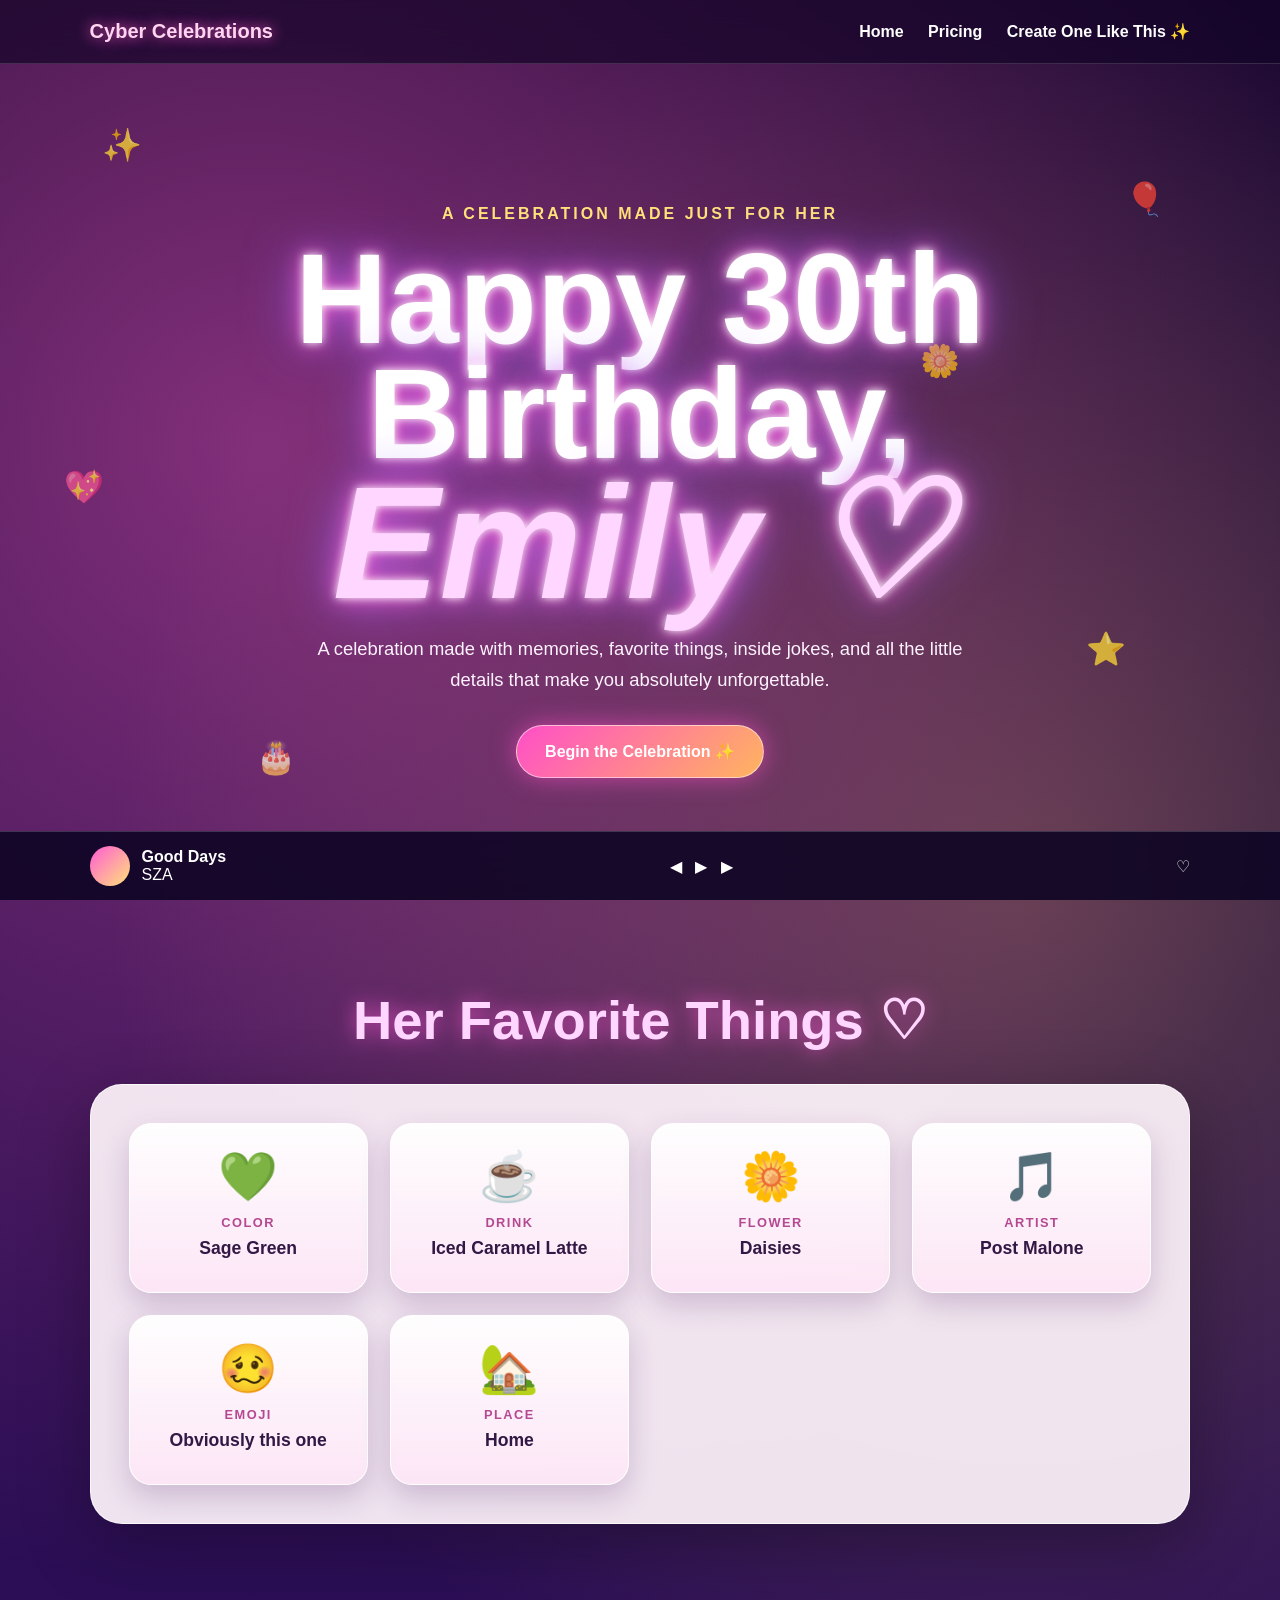
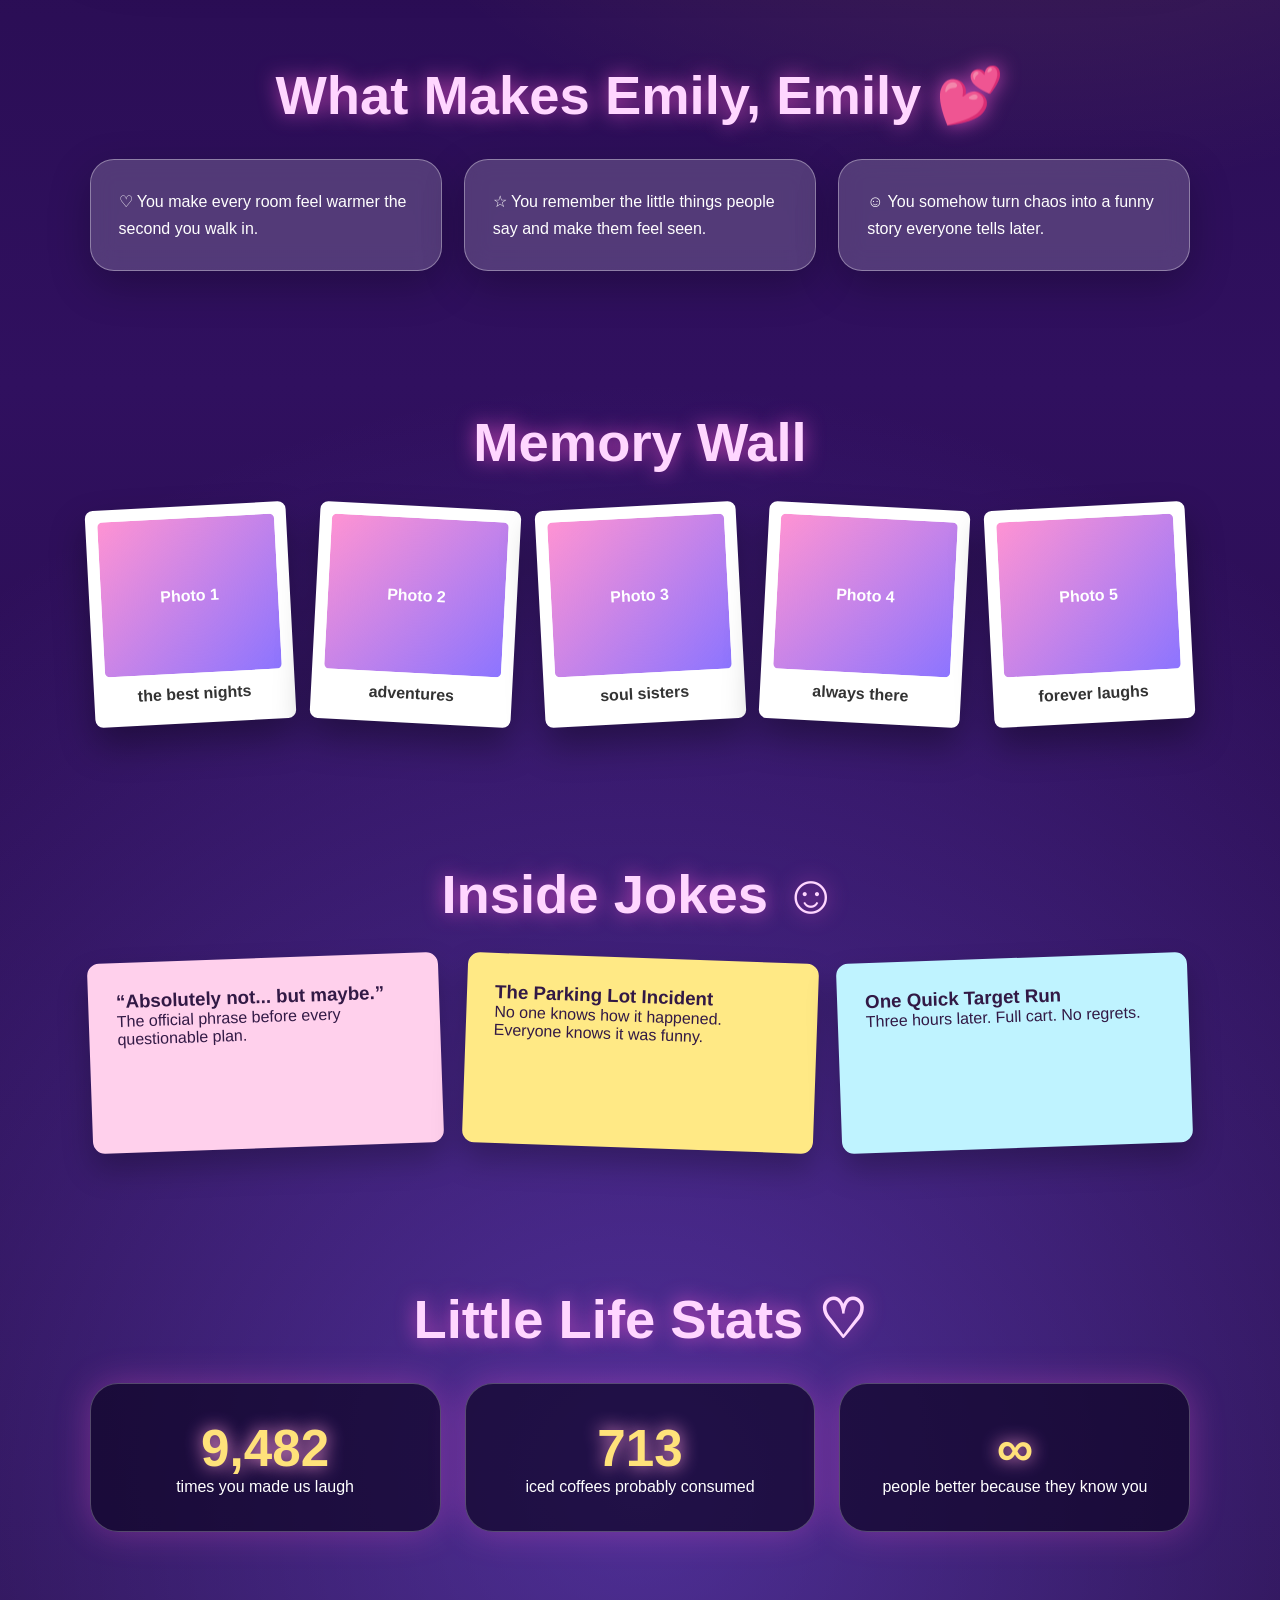
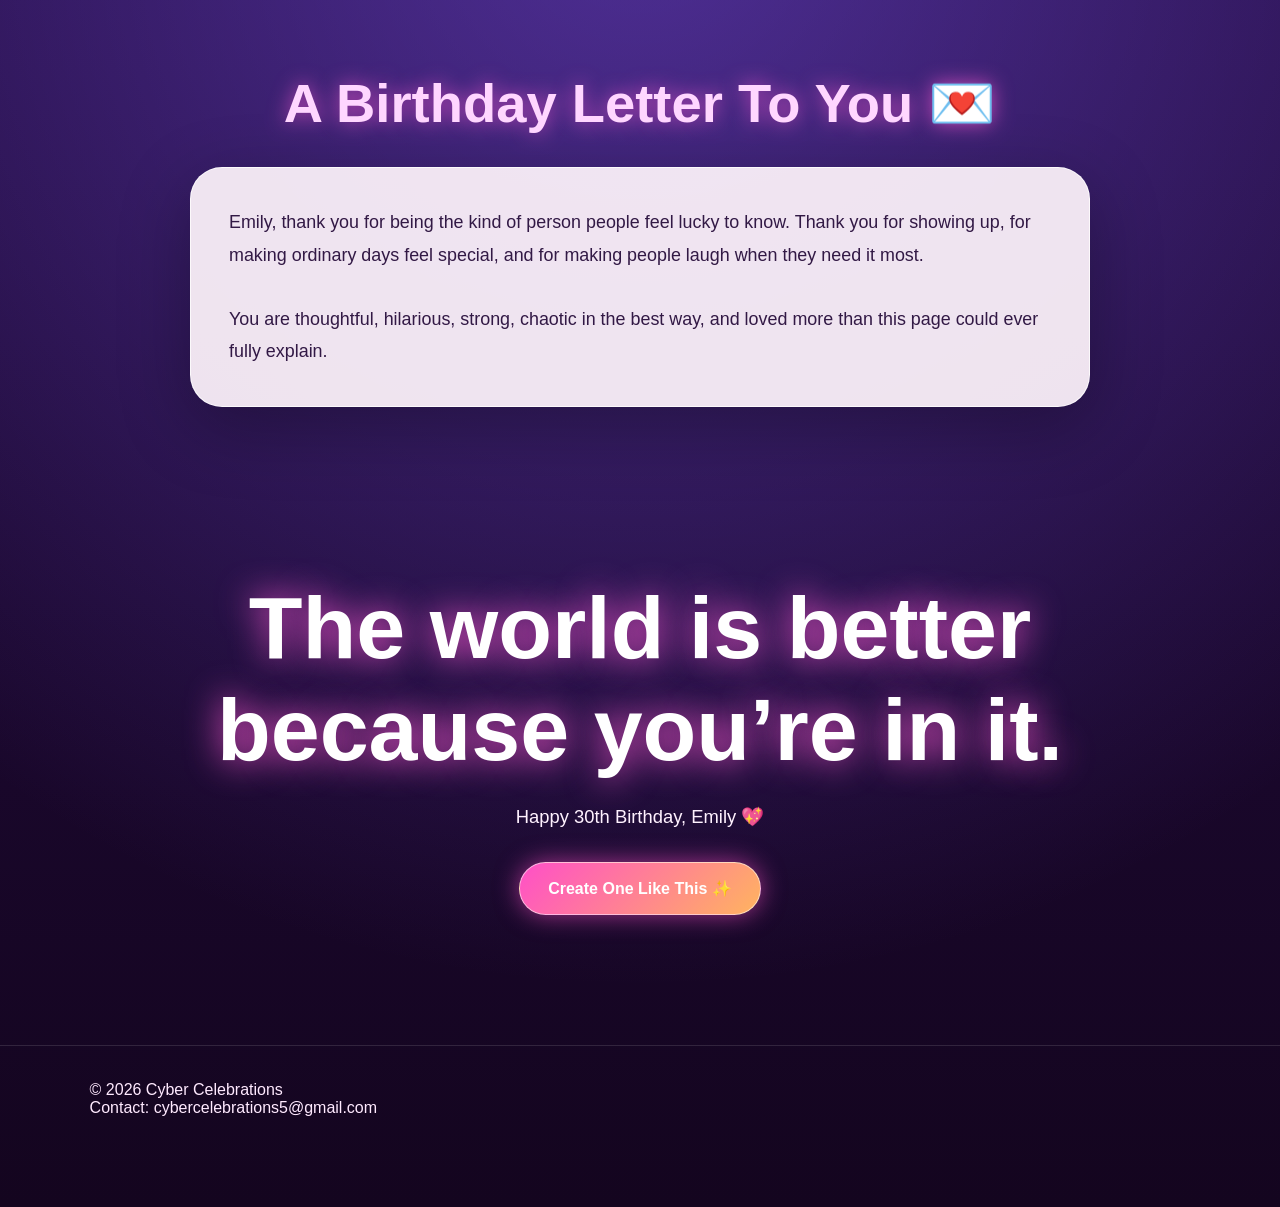
<file: examples/birthday-demo.html>
<!DOCTYPE html>
<html lang="en">
<head>
  <meta charset="UTF-8" />
  <meta name="viewport" content="width=device-width, initial-scale=1.0" />
  <title>Birthday Showcase | Cyber Celebrations</title>

  <style>
    * { box-sizing: border-box; margin: 0; padding: 0; }

    html { scroll-behavior: smooth; }

    body {
      font-family: Arial, sans-serif;
      color: white;
      background:
        radial-gradient(circle at 20% 10%, rgba(255, 95, 200, .45), transparent 28%),
        radial-gradient(circle at 80% 20%, rgba(255, 210, 85, .25), transparent 25%),
        radial-gradient(circle at 50% 70%, rgba(132, 92, 255, .45), transparent 35%),
        linear-gradient(180deg, #15052e, #30105f 45%, #14051f);
      overflow-x: hidden;
    }

    .nav {
      position: sticky;
      top: 0;
      z-index: 20;
      display: flex;
      justify-content: space-between;
      align-items: center;
      padding: 20px 7%;
      background: rgba(20, 5, 40, .7);
      backdrop-filter: blur(14px);
      border-bottom: 1px solid rgba(255,255,255,.14);
    }

    .logo {
      font-weight: 800;
      font-size: 1.25rem;
      color: #ffd5f1;
      text-shadow: 0 0 14px #ff59c7;
    }

    .nav a {
      color: white;
      text-decoration: none;
      margin-left: 20px;
      font-weight: bold;
    }

    .floating span {
      position: fixed;
      z-index: 1;
      pointer-events: none;
      font-size: 2rem;
      opacity: .75;
      animation: float 7s ease-in-out infinite;
    }

    .floating span:nth-child(1) { top: 14%; left: 8%; }
    .floating span:nth-child(2) { top: 20%; right: 9%; animation-delay: 1s; }
    .floating span:nth-child(3) { top: 52%; left: 5%; animation-delay: 2s; }
    .floating span:nth-child(4) { top: 70%; right: 12%; animation-delay: 3s; }
    .floating span:nth-child(5) { top: 38%; right: 25%; animation-delay: 4s; }
    .floating span:nth-child(6) { top: 82%; left: 20%; animation-delay: 5s; }

    @keyframes float {
      0%, 100% { transform: translateY(0) rotate(0); }
      50% { transform: translateY(-24px) rotate(12deg); }
    }

    .hero {
      position: relative;
      z-index: 2;
      min-height: 95vh;
      display: grid;
      place-items: center;
      text-align: center;
      padding: 90px 7%;
    }

    .hero h1 {
      font-size: clamp(3.7rem, 10vw, 8.5rem);
      line-height: .9;
      margin: 18px 0;
      color: white;
      text-shadow:
        0 0 10px #fff,
        0 0 25px #ff5bd4,
        0 0 55px #9d6cff;
    }

    .script {
      font-size: clamp(4rem, 13vw, 10rem);
      display: block;
      color: #ffd6ff;
      font-style: italic;
    }

    .tag {
      color: #ffe27a;
      text-transform: uppercase;
      letter-spacing: 3px;
      font-weight: bold;
    }

    .sub {
      max-width: 700px;
      margin: 0 auto 30px;
      color: #fff2ff;
      font-size: 1.15rem;
      line-height: 1.7;
    }

    .btn {
      display: inline-block;
      padding: 16px 28px;
      border-radius: 999px;
      color: white;
      text-decoration: none;
      font-weight: 800;
      background: linear-gradient(135deg, #ff4fc8, #ffb45f);
      box-shadow: 0 0 25px rgba(255, 80, 200, .6);
      border: 1px solid rgba(255,255,255,.55);
      transition: .25s;
    }

    .btn:hover {
      transform: translateY(-4px);
      box-shadow: 0 0 45px rgba(255, 190, 90, .7);
    }

    .section {
      position: relative;
      z-index: 2;
      padding: 70px 7%;
    }

    .title {
      text-align: center;
      font-size: clamp(2.1rem, 5vw, 3.4rem);
      margin-bottom: 32px;
      color: #ffd6ff;
      text-shadow: 0 0 20px rgba(255, 91, 212, .7);
    }

    .paper {
      background: rgba(255, 246, 252, .92);
      color: #321945;
      border-radius: 32px;
      padding: 38px;
      box-shadow: 0 20px 70px rgba(0,0,0,.3);
      border: 1px solid rgba(255,255,255,.8);
    }

    .grid {
      display: grid;
      gap: 22px;
      grid-template-columns: repeat(auto-fit, minmax(190px, 1fr));
    }

    .fav-card {
      background: linear-gradient(180deg, rgba(255,255,255,.95), rgba(255,230,247,.85));
      border-radius: 22px;
      padding: 25px;
      text-align: center;
      min-height: 170px;
      box-shadow: 0 12px 28px rgba(84, 35, 105, .22);
      border: 1px solid rgba(255,255,255,.9);
      transition: .25s;
    }

    .fav-card:hover {
      transform: translateY(-8px) rotate(-1deg);
    }

    .icon {
      font-size: 3rem;
      margin-bottom: 10px;
    }

    .label {
      color: #b54991;
      font-size: .8rem;
      letter-spacing: 1.5px;
      text-transform: uppercase;
      font-weight: 900;
    }

    .value {
      margin-top: 8px;
      font-weight: 900;
      font-size: 1.1rem;
    }

    .quote-card {
      background: rgba(255,255,255,.18);
      border: 1px solid rgba(255,255,255,.35);
      border-radius: 24px;
      padding: 28px;
      backdrop-filter: blur(12px);
      box-shadow: 0 14px 40px rgba(0,0,0,.25);
      line-height: 1.7;
    }

    .polaroids {
      display: grid;
      gap: 24px;
      grid-template-columns: repeat(auto-fit, minmax(170px, 1fr));
    }

    .polaroid {
      background: white;
      color: #333;
      padding: 12px 12px 20px;
      border-radius: 8px;
      box-shadow: 0 18px 35px rgba(0,0,0,.35);
      transform: rotate(-3deg);
    }

    .polaroid:nth-child(even) { transform: rotate(3deg); }

    .photo {
      height: 155px;
      border-radius: 5px;
      background:
        linear-gradient(135deg, rgba(255, 120, 200, .8), rgba(120, 92, 255, .85)),
        radial-gradient(circle, #fff, transparent);
      display: grid;
      place-items: center;
      color: white;
      font-weight: bold;
    }

    .polaroid p {
      text-align: center;
      margin-top: 12px;
      font-weight: bold;
    }

    .notes {
      display: grid;
      gap: 24px;
      grid-template-columns: repeat(auto-fit, minmax(230px, 1fr));
    }

    .note {
      color: #321945;
      padding: 28px;
      border-radius: 12px;
      min-height: 190px;
      box-shadow: 0 16px 30px rgba(0,0,0,.25);
      transform: rotate(-2deg);
    }

    .note:nth-child(1) { background: #ffd0ec; }
    .note:nth-child(2) { background: #ffe985; transform: rotate(2deg); }
    .note:nth-child(3) { background: #bff3ff; }

    .stats {
      display: grid;
      gap: 24px;
      grid-template-columns: repeat(auto-fit, minmax(210px, 1fr));
    }

    .stat {
      text-align: center;
      padding: 35px;
      border-radius: 28px;
      background: rgba(12, 4, 35, .68);
      border: 1px solid rgba(255,255,255,.25);
      box-shadow: 0 0 35px rgba(255, 91, 212, .3);
    }

    .num {
      font-size: 3.2rem;
      color: #ffe27a;
      font-weight: 900;
      text-shadow: 0 0 18px #ff9bdc;
    }

    .letter {
      max-width: 900px;
      margin: auto;
      font-size: 1.12rem;
      line-height: 1.8;
    }

    .final {
      text-align: center;
      padding: 100px 7% 130px;
    }

    .final h2 {
      font-size: clamp(2.8rem, 7vw, 5.5rem);
      text-shadow: 0 0 35px #ff5bd4;
      margin-bottom: 20px;
    }

    .music-bar {
      position: fixed;
      bottom: 0;
      left: 0;
      right: 0;
      z-index: 50;
      background: rgba(12, 4, 35, .88);
      backdrop-filter: blur(14px);
      border-top: 1px solid rgba(255,255,255,.18);
      padding: 14px 7%;
      display: flex;
      justify-content: space-between;
      align-items: center;
      gap: 14px;
    }

    .music-dot {
      width: 40px;
      height: 40px;
      border-radius: 50%;
      background: linear-gradient(135deg, #ff5bd4, #ffe27a);
    }

    .music-left {
      display: flex;
      align-items: center;
      gap: 12px;
    }

    footer {
      position: relative;
      z-index: 2;
      padding: 35px 7% 90px;
      color: #ffeaff;
      border-top: 1px solid rgba(255,255,255,.12);
    }

    @media (max-width: 700px) {
      .nav { flex-direction: column; gap: 12px; }
      .paper { padding: 24px; }
      .music-bar { font-size: .85rem; }
    }
  </style>
</head>

<body>

<div class="floating">
  <span>✨</span>
  <span>🎈</span>
  <span>💖</span>
  <span>⭐</span>
  <span>🌼</span>
  <span>🎂</span>
</div>

<header class="nav">
  <div class="logo">Cyber Celebrations</div>
  <nav>
    <a href="../index.html">Home</a>
    <a href="../index.html#pricing">Pricing</a>
    <a href="../index.html#pricing">Create One Like This ✨</a>
  </nav>
</header>

<section class="hero">
  <div>
    <p class="tag">A celebration made just for her</p>
    <h1>Happy 30th Birthday,<span class="script">Emily ♡</span></h1>
    <p class="sub">
      A celebration made with memories, favorite things, inside jokes,
      and all the little details that make you absolutely unforgettable.
    </p>
    <a class="btn" href="#start">Begin the Celebration ✨</a>
  </div>
</section>

<section id="start" class="section">
  <h2 class="title">Her Favorite Things ♡</h2>
  <div class="paper">
    <div class="grid">
      <div class="fav-card"><div class="icon">💚</div><div class="label">Color</div><div class="value">Sage Green</div></div>
      <div class="fav-card"><div class="icon">☕</div><div class="label">Drink</div><div class="value">Iced Caramel Latte</div></div>
      <div class="fav-card"><div class="icon">🌼</div><div class="label">Flower</div><div class="value">Daisies</div></div>
      <div class="fav-card"><div class="icon">🎵</div><div class="label">Artist</div><div class="value">Post Malone</div></div>
      <div class="fav-card"><div class="icon">🥴</div><div class="label">Emoji</div><div class="value">Obviously this one</div></div>
      <div class="fav-card"><div class="icon">🏡</div><div class="label">Place</div><div class="value">Home</div></div>
    </div>
  </div>
</section>

<section class="section">
  <h2 class="title">What Makes Emily, Emily 💕</h2>
  <div class="grid">
    <div class="quote-card">♡ You make every room feel warmer the second you walk in.</div>
    <div class="quote-card">☆ You remember the little things people say and make them feel seen.</div>
    <div class="quote-card">☺ You somehow turn chaos into a funny story everyone tells later.</div>
  </div>
</section>

<section class="section">
  <h2 class="title">Memory Wall</h2>
  <div class="polaroids">
    <div class="polaroid"><div class="photo">Photo 1</div><p>the best nights</p></div>
    <div class="polaroid"><div class="photo">Photo 2</div><p>adventures</p></div>
    <div class="polaroid"><div class="photo">Photo 3</div><p>soul sisters</p></div>
    <div class="polaroid"><div class="photo">Photo 4</div><p>always there</p></div>
    <div class="polaroid"><div class="photo">Photo 5</div><p>forever laughs</p></div>
  </div>
</section>

<section class="section">
  <h2 class="title">Inside Jokes ☺</h2>
  <div class="notes">
    <div class="note">
      <h3>“Absolutely not... but maybe.”</h3>
      <p>The official phrase before every questionable plan.</p>
    </div>
    <div class="note">
      <h3>The Parking Lot Incident</h3>
      <p>No one knows how it happened. Everyone knows it was funny.</p>
    </div>
    <div class="note">
      <h3>One Quick Target Run</h3>
      <p>Three hours later. Full cart. No regrets.</p>
    </div>
  </div>
</section>

<section class="section">
  <h2 class="title">Little Life Stats ♡</h2>
  <div class="stats">
    <div class="stat"><div class="num">9,482</div><p>times you made us laugh</p></div>
    <div class="stat"><div class="num">713</div><p>iced coffees probably consumed</p></div>
    <div class="stat"><div class="num">∞</div><p>people better because they know you</p></div>
  </div>
</section>

<section class="section">
  <h2 class="title">A Birthday Letter To You 💌</h2>
  <div class="paper letter">
    <p>
      Emily, thank you for being the kind of person people feel lucky to know.
      Thank you for showing up, for making ordinary days feel special, and for
      making people laugh when they need it most.
    </p>
    <br>
    <p>
      You are thoughtful, hilarious, strong, chaotic in the best way, and loved
      more than this page could ever fully explain.
    </p>
  </div>
</section>

<section class="final">
  <h2>The world is better because you’re in it.</h2>
  <p class="sub">Happy 30th Birthday, Emily 💖</p>
  <a class="btn" href="../index.html#pricing">Create One Like This ✨</a>
</section>

<footer>
  <p>© 2026 Cyber Celebrations</p>
  <p>Contact: cybercelebrations5@gmail.com</p>
</footer>

<div class="music-bar">
  <div class="music-left">
    <div class="music-dot"></div>
    <div>
      <strong>Good Days</strong><br>
      <span>SZA</span>
    </div>
  </div>
  <div>◀︎ &nbsp; ▶︎ &nbsp; ▶︎</div>
  <div>♡</div>
</div>

</body>
</html>
</file>
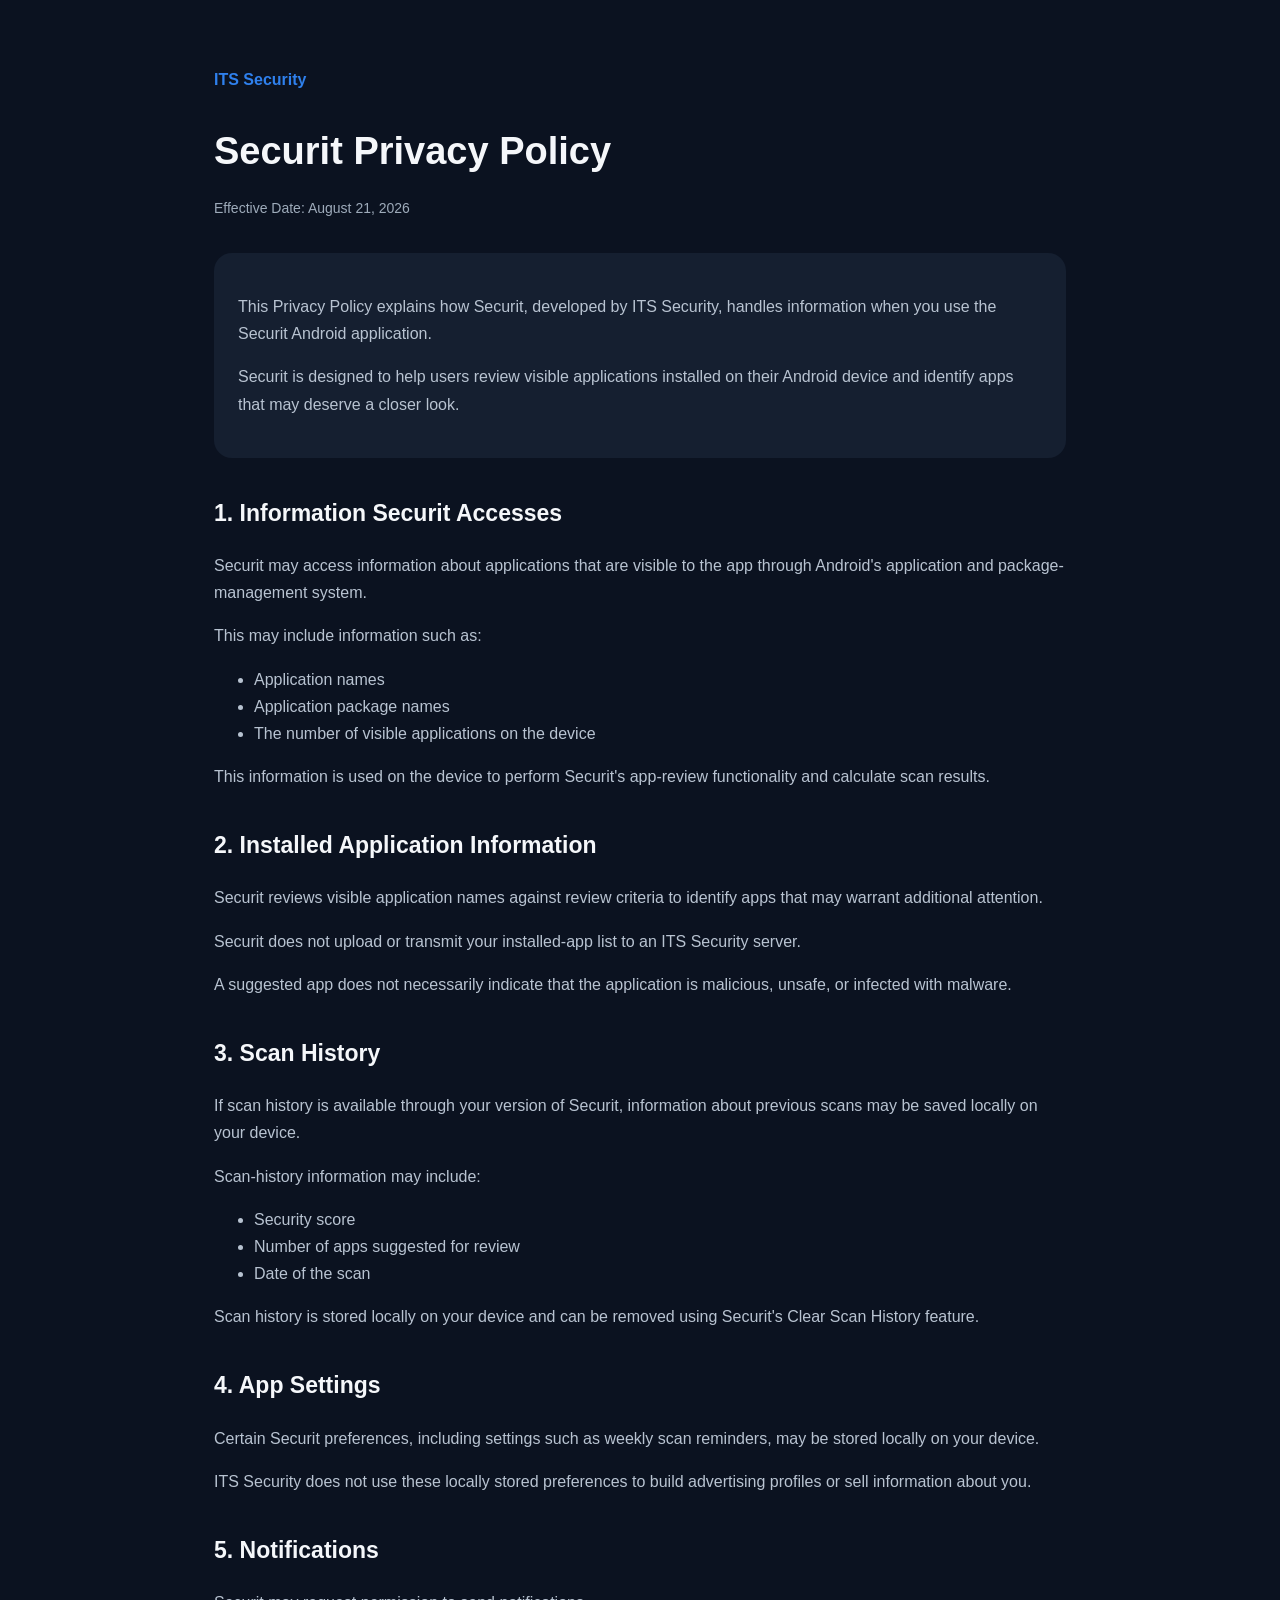
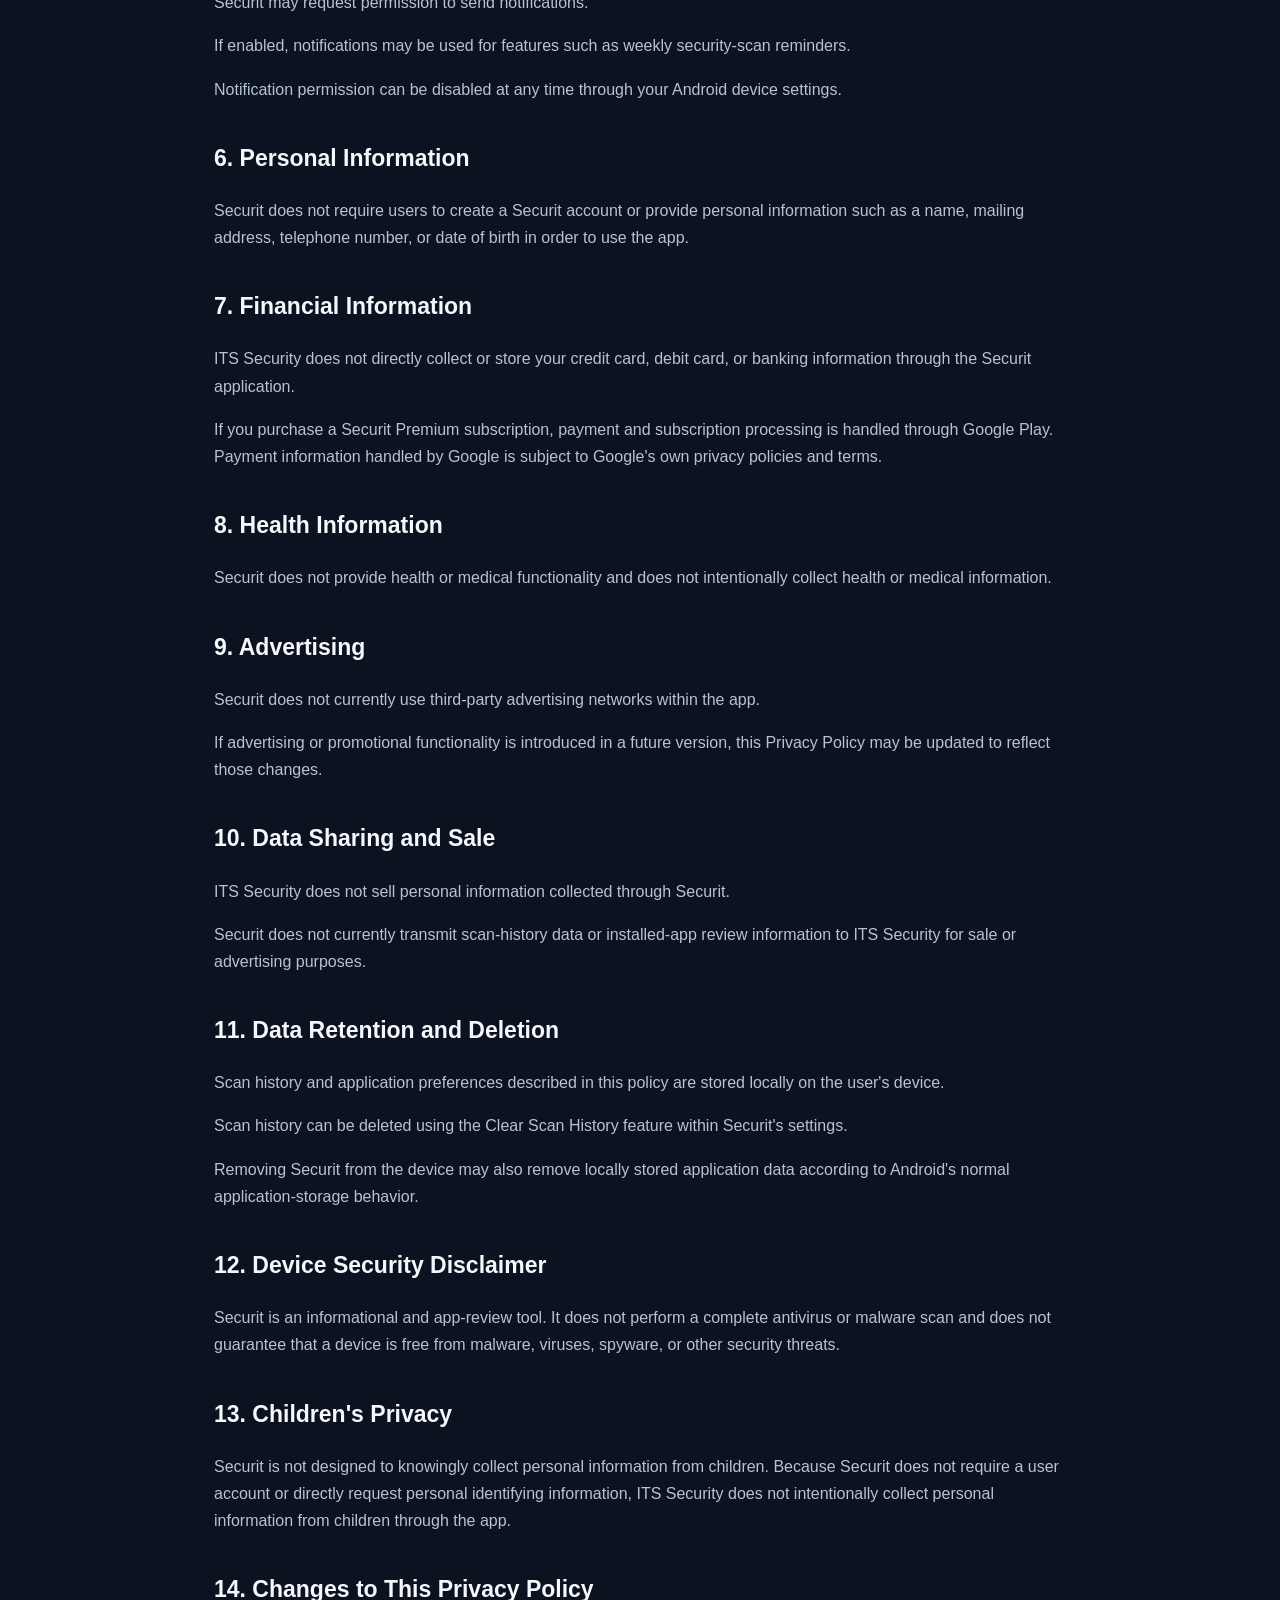
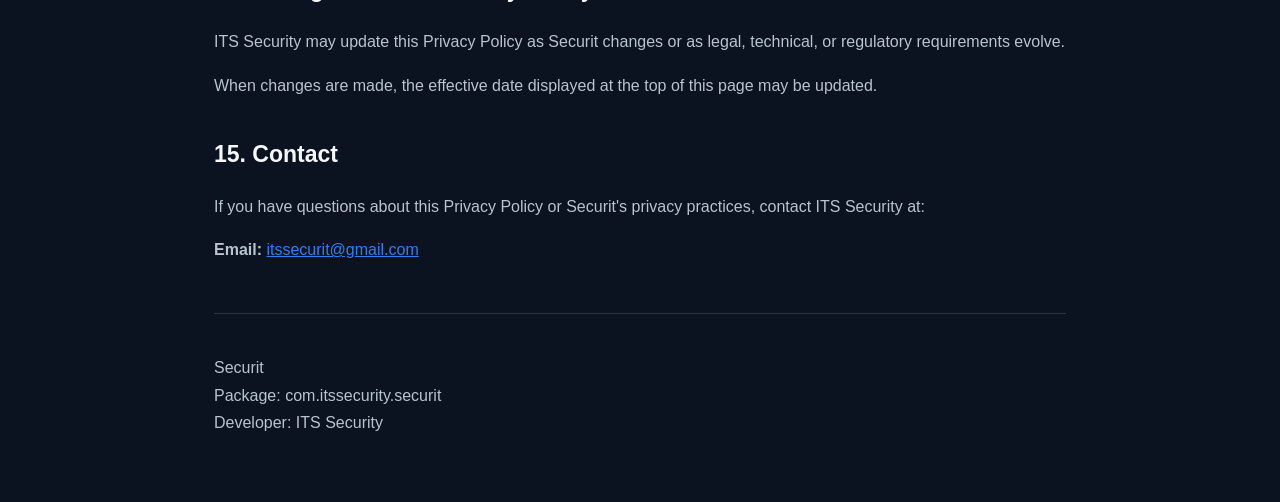
<file: securit/privacy.html>
<!DOCTYPE html>
<html lang="en">
<head>
    <meta charset="UTF-8">
    <meta name="viewport" content="width=device-width, initial-scale=1.0">

    <title>Securit Privacy Policy</title>

    <style>
        * {
            box-sizing: border-box;
        }

        body {
            margin: 0;
            font-family: Arial, Helvetica, sans-serif;
            background: #0B1220;
            color: #F5F7FA;
            line-height: 1.7;
        }

        .container {
            max-width: 900px;
            margin: 0 auto;
            padding: 50px 24px;
        }

        h1 {
            font-size: 38px;
            margin-bottom: 8px;
        }

        h2 {
            margin-top: 36px;
            font-size: 23px;
            color: #F5F7FA;
        }

        p,
        li {
            color: #B8C3D1;
            font-size: 16px;
        }

        .subtitle {
            color: #2F80ED;
            font-weight: bold;
            margin-bottom: 6px;
        }

        .updated {
            color: #9EABBA;
            font-size: 14px;
            margin-bottom: 32px;
        }

        .card {
            background: #151F30;
            border-radius: 18px;
            padding: 24px;
            margin-top: 20px;
        }

        a {
            color: #2F80ED;
        }

        .footer {
            margin-top: 50px;
            padding-top: 24px;
            border-top: 1px solid #28364A;
            color: #9EABBA;
            font-size: 14px;
        }
    </style>
</head>

<body>

<div class="container">

    <p class="subtitle">ITS Security</p>

    <h1>Securit Privacy Policy</h1>

    <p class="updated">
        Effective Date: August 21, 2026
    </p>

    <div class="card">
        <p>
            This Privacy Policy explains how Securit, developed by ITS Security,
            handles information when you use the Securit Android application.
        </p>

        <p>
            Securit is designed to help users review visible applications installed
            on their Android device and identify apps that may deserve a closer look.
        </p>
    </div>

    <h2>1. Information Securit Accesses</h2>

    <p>
        Securit may access information about applications that are visible to the
        app through Android's application and package-management system.
    </p>

    <p>
        This may include information such as:
    </p>

    <ul>
        <li>Application names</li>
        <li>Application package names</li>
        <li>The number of visible applications on the device</li>
    </ul>

    <p>
        This information is used on the device to perform Securit's app-review
        functionality and calculate scan results.
    </p>

    <h2>2. Installed Application Information</h2>

    <p>
        Securit reviews visible application names against review criteria to identify
        apps that may warrant additional attention.
    </p>

    <p>
        Securit does not upload or transmit your installed-app list to an ITS Security
        server.
    </p>

    <p>
        A suggested app does not necessarily indicate that the application is
        malicious, unsafe, or infected with malware.
    </p>

    <h2>3. Scan History</h2>

    <p>
        If scan history is available through your version of Securit, information
        about previous scans may be saved locally on your device.
    </p>

    <p>
        Scan-history information may include:
    </p>

    <ul>
        <li>Security score</li>
        <li>Number of apps suggested for review</li>
        <li>Date of the scan</li>
    </ul>

    <p>
        Scan history is stored locally on your device and can be removed using
        Securit's Clear Scan History feature.
    </p>

    <h2>4. App Settings</h2>

    <p>
        Certain Securit preferences, including settings such as weekly scan reminders,
        may be stored locally on your device.
    </p>

    <p>
        ITS Security does not use these locally stored preferences to build advertising
        profiles or sell information about you.
    </p>

    <h2>5. Notifications</h2>

    <p>
        Securit may request permission to send notifications.
    </p>

    <p>
        If enabled, notifications may be used for features such as weekly security-scan
        reminders.
    </p>

    <p>
        Notification permission can be disabled at any time through your Android
        device settings.
    </p>

    <h2>6. Personal Information</h2>

    <p>
        Securit does not require users to create a Securit account or provide personal
        information such as a name, mailing address, telephone number, or date of birth
        in order to use the app.
    </p>

    <h2>7. Financial Information</h2>

    <p>
        ITS Security does not directly collect or store your credit card, debit card,
        or banking information through the Securit application.
    </p>

    <p>
        If you purchase a Securit Premium subscription, payment and subscription
        processing is handled through Google Play. Payment information handled by
        Google is subject to Google's own privacy policies and terms.
    </p>

    <h2>8. Health Information</h2>

    <p>
        Securit does not provide health or medical functionality and does not
        intentionally collect health or medical information.
    </p>

    <h2>9. Advertising</h2>

    <p>
        Securit does not currently use third-party advertising networks within the app.
    </p>

    <p>
        If advertising or promotional functionality is introduced in a future version,
        this Privacy Policy may be updated to reflect those changes.
    </p>

    <h2>10. Data Sharing and Sale</h2>

    <p>
        ITS Security does not sell personal information collected through Securit.
    </p>

    <p>
        Securit does not currently transmit scan-history data or installed-app review
        information to ITS Security for sale or advertising purposes.
    </p>

    <h2>11. Data Retention and Deletion</h2>

    <p>
        Scan history and application preferences described in this policy are stored
        locally on the user's device.
    </p>

    <p>
        Scan history can be deleted using the Clear Scan History feature within
        Securit's settings.
    </p>

    <p>
        Removing Securit from the device may also remove locally stored application
        data according to Android's normal application-storage behavior.
    </p>

    <h2>12. Device Security Disclaimer</h2>

    <p>
        Securit is an informational and app-review tool. It does not perform a complete
        antivirus or malware scan and does not guarantee that a device is free from
        malware, viruses, spyware, or other security threats.
    </p>

    <h2>13. Children's Privacy</h2>

    <p>
        Securit is not designed to knowingly collect personal information from children.
        Because Securit does not require a user account or directly request personal
        identifying information, ITS Security does not intentionally collect personal
        information from children through the app.
    </p>

    <h2>14. Changes to This Privacy Policy</h2>

    <p>
        ITS Security may update this Privacy Policy as Securit changes or as legal,
        technical, or regulatory requirements evolve.
    </p>

    <p>
        When changes are made, the effective date displayed at the top of this page
        may be updated.
    </p>

    <h2>15. Contact</h2>

    <p>
        If you have questions about this Privacy Policy or Securit's privacy practices,
        contact ITS Security at:
    </p>

    <p>
        <strong>Email:</strong>
        <a href="mailto:itssecurit@gmail.com">itssecurit@gmail.com</a>
    </p>

    <div class="footer">
        <p>
            Securit<br>
            Package: com.itssecurity.securit<br>
            Developer: ITS Security
        </p>
    </div>

</div>

</body>
</html>
</file>
<file: style.css>
/* ==================================================
   CYBER CELEBRATIONS V2
   style.css
================================================== */


/* ==================================================
   RESET
================================================== */

* {
  box-sizing: border-box;
  margin: 0;
  padding: 0;
}

html {
  scroll-behavior: smooth;
  scroll-padding-top: 100px;
}

body {
  min-height: 100vh;
  overflow-x: hidden;
  font-family: Arial, Helvetica, sans-serif;
  background:
    radial-gradient(
      circle at 15% 10%,
      rgba(255, 78, 200, 0.08),
      transparent 30%
    ),
    radial-gradient(
      circle at 85% 20%,
      rgba(101, 116, 255, 0.08),
      transparent 35%
    ),
    #080811;
  color: #ffffff;
  line-height: 1.6;
}

body.menu-open {
  overflow: hidden;
}

img {
  display: block;
  max-width: 100%;
}

a,
button {
  font: inherit;
}

button {
  border: none;
}

a {
  color: inherit;
}

::selection {
  background: rgba(255, 91, 211, 0.35);
  color: #ffffff;
}


/* ==================================================
   SHARED TYPOGRAPHY
================================================== */

h1,
h2,
h3 {
  line-height: 1.08;
}

h1,
h2 {
  letter-spacing: -0.04em;
}

h3 {
  letter-spacing: -0.02em;
}

p {
  color: rgba(255, 255, 255, 0.72);
}

.section {
  position: relative;
  padding: 120px 8%;
}

.section-heading {
  width: min(780px, 100%);
  margin-bottom: 55px;
}

.section-heading h2,
.statement-content h2,
.difference-heading h2,
.experience-preview-content h2,
.questionnaire-copy h2,
.final-content h2 {
  font-size: clamp(2.5rem, 5.5vw, 5rem);
}

.section-heading h2 span,
.statement-content h2 span {
  display: block;
  color: #ff81dd;
}

.section-heading > p:last-child {
  width: min(660px, 100%);
  margin-top: 22px;
  font-size: 1.08rem;
}

.section-label,
.tag,
.package-label {
  margin-bottom: 18px;
  color: #ff81dd;
  font-size: 0.78rem;
  font-weight: 800;
  letter-spacing: 0.18em;
  text-transform: uppercase;
}


/* ==================================================
   BUTTONS
================================================== */

.buttons {
  display: flex;
  flex-wrap: wrap;
  gap: 14px;
}

.btn {
  display: inline-flex;
  min-height: 52px;
  align-items: center;
  justify-content: center;
  padding: 14px 25px;
  border: 1px solid transparent;
  border-radius: 999px;
  text-decoration: none;
  font-size: 0.96rem;
  font-weight: 800;
  transition:
    transform 0.25s ease,
    box-shadow 0.25s ease,
    background 0.25s ease,
    border-color 0.25s ease;
}

.btn:hover {
  transform: translateY(-3px);
}

.primary {
  background: linear-gradient(135deg, #ff4fd8, #6574ff);
  box-shadow: 0 14px 40px rgba(255, 79, 216, 0.22);
  color: #ffffff;
}

.primary:hover {
  box-shadow: 0 18px 50px rgba(255, 79, 216, 0.34);
}

.secondary {
  border-color: rgba(255, 255, 255, 0.2);
  background: rgba(255, 255, 255, 0.04);
  color: #ffffff;
}

.secondary:hover {
  border-color: rgba(255, 255, 255, 0.4);
  background: rgba(255, 255, 255, 0.08);
}


/* ==================================================
   NAVIGATION
================================================== */

.nav {
  position: sticky;
  top: 0;
  z-index: 100;
  display: flex;
  min-height: 82px;
  align-items: center;
  justify-content: space-between;
  padding: 0 8%;
  border-bottom: 1px solid rgba(255, 255, 255, 0.07);
  background: rgba(8, 8, 17, 0.78);
  backdrop-filter: blur(18px);
}

.logo {
  color: #ffffff;
  font-size: 1.15rem;
  font-weight: 900;
  letter-spacing: -0.03em;
  text-decoration: none;
}

.nav nav {
  display: flex;
  align-items: center;
  gap: 26px;
}

.nav nav > a {
  position: relative;
  color: rgba(255, 255, 255, 0.72);
  font-size: 0.9rem;
  font-weight: 700;
  text-decoration: none;
  transition: color 0.2s ease;
}

.nav nav > a:not(.nav-button)::after {
  position: absolute;
  right: 0;
  bottom: -7px;
  left: 0;
  height: 1px;
  background: linear-gradient(90deg, #ff4fd8, #6574ff);
  content: "";
  transform: scaleX(0);
  transform-origin: left;
  transition: transform 0.25s ease;
}

.nav nav > a:hover {
  color: #ffffff;
}

.nav nav > a:hover::after {
  transform: scaleX(1);
}

.nav-button {
  padding: 10px 17px;
  border: 1px solid rgba(255, 255, 255, 0.13);
  border-radius: 999px;
  background: rgba(255, 255, 255, 0.06);
}

.mobile-menu-button {
  display: none;
  width: 44px;
  height: 44px;
  cursor: pointer;
  align-items: center;
  justify-content: center;
  flex-direction: column;
  gap: 5px;
  border-radius: 50%;
  background: rgba(255, 255, 255, 0.06);
}

.mobile-menu-button span {
  width: 19px;
  height: 2px;
  border-radius: 10px;
  background: #ffffff;
  transition:
    transform 0.25s ease,
    opacity 0.25s ease;
}


/* ==================================================
   HERO
================================================== */

.hero {
  position: relative;
  display: flex;
  min-height: calc(100vh - 82px);
  align-items: center;
  overflow: hidden;
  padding: 110px 8% 130px;
}

.hero::before {
  position: absolute;
  inset: 0;
  background-image:
    linear-gradient(
      rgba(255, 255, 255, 0.025) 1px,
      transparent 1px
    ),
    linear-gradient(
      90deg,
      rgba(255, 255, 255, 0.025) 1px,
      transparent 1px
    );
  background-size: 70px 70px;
  content: "";
  mask-image: linear-gradient(
    to bottom,
    rgba(0, 0, 0, 0.85),
    transparent 90%
  );
}

.hero-content {
  position: relative;
  z-index: 2;
  width: min(980px, 100%);
}

.tag {
  display: inline-flex;
  align-items: center;
  gap: 10px;
}

.tag::before {
  width: 35px;
  height: 1px;
  background: #ff81dd;
  content: "";
}

.hero h1 {
  width: min(1000px, 100%);
  font-size: clamp(3.4rem, 8vw, 7.4rem);
}

.hero h1 span {
  display: block;
  background: linear-gradient(135deg, #ffffff 20%, #ff8ae1 55%, #8090ff);
  -webkit-background-clip: text;
  background-clip: text;
  color: transparent;
}

.hero .sub {
  width: min(700px, 100%);
  margin: 30px 0 34px;
  font-size: clamp(1.05rem, 2vw, 1.25rem);
  line-height: 1.75;
}

.hero-note {
  margin-top: 18px;
  color: rgba(255, 255, 255, 0.5);
  font-size: 0.87rem;
}

.hero-glow {
  position: absolute;
  border-radius: 50%;
  filter: blur(10px);
  pointer-events: none;
}

.hero-glow-one {
  top: 8%;
  right: -7%;
  width: 620px;
  height: 620px;
  background: radial-gradient(
    circle,
    rgba(255, 60, 204, 0.23),
    transparent 68%
  );
}

.hero-glow-two {
  bottom: -25%;
  left: 18%;
  width: 500px;
  height: 500px;
  background: radial-gradient(
    circle,
    rgba(91, 111, 255, 0.2),
    transparent 70%
  );
}

.scroll-hint {
  position: absolute;
  right: 8%;
  bottom: 45px;
  z-index: 3;
  display: flex;
  align-items: center;
  gap: 12px;
  color: rgba(255, 255, 255, 0.4);
  font-size: 0.7rem;
  font-weight: 800;
  letter-spacing: 0.16em;
  text-transform: uppercase;
  transform: rotate(90deg);
  transform-origin: right;
}

.scroll-line {
  width: 55px;
  height: 1px;
  overflow: hidden;
  background: rgba(255, 255, 255, 0.2);
}

.scroll-line::after {
  display: block;
  width: 50%;
  height: 100%;
  background: #ff81dd;
  content: "";
  animation: scrollLine 2s ease-in-out infinite;
}

@keyframes scrollLine {
  0% {
    transform: translateX(-120%);
  }

  100% {
    transform: translateX(220%);
  }
}


/* ==================================================
   STATEMENT SECTION
================================================== */

.statement-section {
  padding: 130px 8%;
  border-top: 1px solid rgba(255, 255, 255, 0.06);
  border-bottom: 1px solid rgba(255, 255, 255, 0.06);
  background:
    linear-gradient(
      135deg,
      rgba(255, 79, 216, 0.08),
      transparent 45%
    ),
    rgba(255, 255, 255, 0.018);
}

.statement-content {
  width: min(1080px, 100%);
  margin: 0 auto;
  text-align: center;
}

.statement-content h2 span {
  margin-top: 8px;
}

.statement-content > p:last-child {
  width: min(670px, 100%);
  margin: 30px auto 0;
  font-size: 1.12rem;
}


/* ==================================================
   WHAT IT IS
================================================== */

.what-section {
  padding-top: 140px;
}

.feature-grid {
  display: grid;
  grid-template-columns: repeat(3, 1fr);
  gap: 22px;
}

.feature-card {
  position: relative;
  min-height: 355px;
  overflow: hidden;
  padding: 34px;
  border: 1px solid rgba(255, 255, 255, 0.09);
  border-radius: 28px;
  background:
    linear-gradient(
      145deg,
      rgba(255, 255, 255, 0.075),
      rgba(255, 255, 255, 0.025)
    );
  box-shadow: 0 25px 80px rgba(0, 0, 0, 0.18);
  transition:
    transform 0.3s ease,
    border-color 0.3s ease;
}

.feature-card::before {
  position: absolute;
  top: -80px;
  right: -80px;
  width: 190px;
  height: 190px;
  border-radius: 50%;
  background: radial-gradient(
    circle,
    rgba(255, 79, 216, 0.13),
    transparent 72%
  );
  content: "";
}

.feature-card:hover {
  border-color: rgba(255, 129, 221, 0.32);
  transform: translateY(-8px);
}

.feature-number {
  color: rgba(255, 255, 255, 0.3);
  font-size: 0.72rem;
  font-weight: 900;
  letter-spacing: 0.15em;
}

.feature-icon {
  margin: 46px 0 24px;
  font-size: 2rem;
}

.feature-card h3 {
  margin-bottom: 16px;
  font-size: 1.55rem;
}

.feature-card p {
  font-size: 0.98rem;
}


/* ==================================================
   HOW IT WORKS
================================================== */

.how-section {
  background: #0c0c16;
}

.process {
  width: min(950px, 100%);
}

.process-step {
  display: grid;
  grid-template-columns: 85px 1fr;
  gap: 28px;
  align-items: flex-start;
}

.process-number {
  display: flex;
  width: 72px;
  height: 72px;
  align-items: center;
  justify-content: center;
  border: 1px solid rgba(255, 129, 221, 0.35);
  border-radius: 50%;
  background: rgba(255, 79, 216, 0.06);
  color: #ff81dd;
  font-size: 1.45rem;
  font-weight: 900;
}

.process-copy {
  padding-top: 7px;
}

.process-copy h3 {
  margin-bottom: 12px;
  font-size: 1.65rem;
}

.process-copy p {
  width: min(690px, 100%);
}

.process-connector {
  width: 1px;
  height: 70px;
  margin: 12px 0 12px 35px;
  background: linear-gradient(
    to bottom,
    rgba(255, 129, 221, 0.5),
    rgba(101, 116, 255, 0.2)
  );
}


/* ==================================================
   OCCASIONS
================================================== */

.occasions-section {
  overflow: hidden;
}

.occasions-section::after {
  position: absolute;
  top: 5%;
  right: -10%;
  width: 420px;
  height: 420px;
  border-radius: 50%;
  background: radial-gradient(
    circle,
    rgba(101, 116, 255, 0.1),
    transparent 70%
  );
  content: "";
}

.occasion-grid {
  position: relative;
  z-index: 2;
  display: grid;
  grid-template-columns: repeat(5, 1fr);
  gap: 14px;
}

.occasion-item {
  display: flex;
  min-height: 115px;
  align-items: center;
  justify-content: center;
  flex-direction: column;
  gap: 10px;
  padding: 20px;
  border: 1px solid rgba(255, 255, 255, 0.08);
  border-radius: 22px;
  background: rgba(255, 255, 255, 0.035);
  color: rgba(255, 255, 255, 0.86);
  font-size: 0.92rem;
  font-weight: 800;
  text-align: center;
  transition:
    transform 0.25s ease,
    background 0.25s ease;
}

.occasion-item:hover {
  background: rgba(255, 255, 255, 0.065);
  transform: translateY(-5px);
}

.occasion-item span {
  font-size: 1.55rem;
}

.occasion-closing {
  position: relative;
  z-index: 2;
  margin-top: 35px;
  color: rgba(255, 255, 255, 0.52);
  font-size: 1rem;
}


/* ==================================================
   EXPERIENCE PREVIEW
================================================== */

.experience-preview-section {
  position: relative;
  overflow: hidden;
  padding: 145px 8%;
  background:
    linear-gradient(
      120deg,
      rgba(255, 79, 216, 0.82),
      rgba(101, 116, 255, 0.75)
    ),
    #7b56ee;
}

.experience-preview-section::before {
  position: absolute;
  inset: 0;
  background:
    radial-gradient(
      circle at 75% 20%,
      rgba(255, 255, 255, 0.2),
      transparent 30%
    ),
    linear-gradient(
      90deg,
      rgba(255, 255, 255, 0.05) 1px,
      transparent 1px
    );
  background-size: auto, 65px 65px;
  content: "";
}

.experience-preview-content {
  position: relative;
  z-index: 2;
  width: min(760px, 100%);
}

.experience-preview-content .section-label {
  color: rgba(255, 255, 255, 0.75);
}

.experience-preview-content p {
  width: min(610px, 100%);
  margin: 25px 0 30px;
  color: rgba(255, 255, 255, 0.84);
  font-size: 1.08rem;
}

.light-button {
  background: #ffffff;
  color: #17131c;
  box-shadow: 0 18px 45px rgba(26, 15, 45, 0.2);
}


/* ==================================================
   DIFFERENCE
================================================== */

.difference-section {
  padding-top: 145px;
  padding-bottom: 145px;
}

.difference-layout {
  display: grid;
  grid-template-columns: 0.85fr 1.15fr;
  gap: 90px;
}

.difference-heading {
  position: sticky;
  top: 125px;
  height: fit-content;
}

.difference-points {
  display: flex;
  flex-direction: column;
}

.difference-item {
  display: grid;
  grid-template-columns: 52px 1fr;
  gap: 24px;
  padding: 35px 0;
  border-top: 1px solid rgba(255, 255, 255, 0.1);
}

.difference-item:last-child {
  border-bottom: 1px solid rgba(255, 255, 255, 0.1);
}

.difference-item > span {
  padding-top: 4px;
  color: #ff81dd;
  font-size: 0.75rem;
  font-weight: 900;
}

.difference-item h3 {
  margin-bottom: 13px;
  font-size: 1.5rem;
}


/* ==================================================
   PRICING
================================================== */

.pricing-section {
  background:
    radial-gradient(
      circle at 50% 10%,
      rgba(255, 79, 216, 0.08),
      transparent 34%
    ),
    #0c0c16;
}

.pricing {
  display: grid;
  grid-template-columns: repeat(3, 1fr);
  gap: 22px;
  align-items: stretch;
}

.price-card {
  position: relative;
  display: flex;
  min-height: 620px;
  flex-direction: column;
  padding: 36px;
  border: 1px solid rgba(255, 255, 255, 0.1);
  border-radius: 30px;
  background:
    linear-gradient(
      150deg,
      rgba(255, 255, 255, 0.075),
      rgba(255, 255, 255, 0.02)
    );
  box-shadow: 0 28px 90px rgba(0, 0, 0, 0.18);
}

.price-card.featured {
  border-color: rgba(255, 129, 221, 0.55);
  background:
    linear-gradient(
      155deg,
      rgba(255, 79, 216, 0.12),
      rgba(101, 116, 255, 0.07)
    );
  transform: translateY(-16px);
}

.featured-label {
  position: absolute;
  top: 0;
  right: 28px;
  padding: 8px 14px;
  border-radius: 0 0 12px 12px;
  background: linear-gradient(135deg, #ff4fd8, #6574ff);
  color: #ffffff;
  font-size: 0.7rem;
  font-weight: 900;
  letter-spacing: 0.08em;
  text-transform: uppercase;
}

.package-top h3 {
  font-size: 2rem;
}

.price {
  margin: 17px 0 0;
  font-size: 3.1rem;
  font-weight: 900;
  letter-spacing: -0.05em;
}

.package-feeling {
  min-height: 92px;
  margin: 25px 0 28px;
  padding-bottom: 28px;
  border-bottom: 1px solid rgba(255, 255, 255, 0.1);
}

.package-list {
  display: flex;
  flex-direction: column;
  gap: 14px;
  margin-bottom: 30px;
  list-style: none;
}

.package-list li {
  position: relative;
  padding-left: 27px;
  color: rgba(255, 255, 255, 0.75);
  font-size: 0.94rem;
}

.package-list li::before {
  position: absolute;
  top: 0;
  left: 0;
  color: #ff81dd;
  content: "✓";
  font-weight: 900;
}

.package-button {
  width: 100%;
  margin-top: auto;
  border-color: rgba(255, 255, 255, 0.14);
  background: rgba(255, 255, 255, 0.06);
  color: #ffffff;
}

.package-button:hover {
  background: rgba(255, 255, 255, 0.1);
}

.featured-button {
  border-color: transparent;
  background: linear-gradient(135deg, #ff4fd8, #6574ff);
}


/* ==================================================
   QUESTIONNAIRE
================================================== */

.questionnaire-section {
  padding: 110px 8%;
}

.questionnaire-content {
  display: grid;
  width: min(1050px, 100%);
  margin: 0 auto;
  grid-template-columns: 180px 1fr;
  gap: 55px;
  align-items: center;
  padding: 55px;
  border: 1px solid rgba(255, 255, 255, 0.1);
  border-radius: 34px;
  background:
    linear-gradient(
      140deg,
      rgba(255, 255, 255, 0.065),
      rgba(255, 255, 255, 0.02)
    );
}

.questionnaire-icon {
  display: flex;
  width: 155px;
  height: 155px;
  align-items: center;
  justify-content: center;
  border: 1px solid rgba(255, 129, 221, 0.25);
  border-radius: 35px;
  background:
    radial-gradient(
      circle at 30% 25%,
      rgba(255, 255, 255, 0.11),
      transparent 50%
    ),
    linear-gradient(
      135deg,
      rgba(255, 79, 216, 0.14),
      rgba(101, 116, 255, 0.11)
    );
  font-size: 3.4rem;
  transform: rotate(-4deg);
}

.questionnaire-copy > p:not(.section-label):not(.questionnaire-note) {
  width: min(680px, 100%);
  margin: 22px 0;
}

.questionnaire-btn {
  display: inline-flex;
  min-height: 52px;
  align-items: center;
  justify-content: center;
  margin-top: 6px;
  padding: 14px 25px;
  border-radius: 999px;
  background: linear-gradient(135deg, #ff4fd8, #6574ff);
  box-shadow: 0 14px 40px rgba(255, 79, 216, 0.18);
  color: #ffffff;
  font-weight: 800;
  text-decoration: none;
  transition:
    transform 0.25s ease,
    box-shadow 0.25s ease;
}

.questionnaire-btn:hover {
  box-shadow: 0 18px 48px rgba(255, 79, 216, 0.28);
  transform: translateY(-3px);
}

.questionnaire-note {
  margin-top: 17px;
  color: rgba(255, 255, 255, 0.46);
  font-size: 0.84rem;
}


/* ==================================================
   FAQ
================================================== */

.faq {
  width: min(1000px, 100%);
  margin: 0 auto;
}

.faq-list {
  display: flex;
  flex-direction: column;
  gap: 14px;
}

.faq-item {
  overflow: hidden;
  border: 1px solid rgba(255, 255, 255, 0.09);
  border-radius: 20px;
  background: rgba(255, 255, 255, 0.035);
}

.faq-question {
  display: flex;
  width: 100%;
  min-height: 78px;
  cursor: pointer;
  align-items: center;
  justify-content: space-between;
  gap: 25px;
  padding: 23px 26px;
  background: transparent;
  color: #ffffff;
  font-size: 1rem;
  font-weight: 800;
  text-align: left;
}

.faq-plus {
  display: flex;
  width: 34px;
  min-width: 34px;
  height: 34px;
  align-items: center;
  justify-content: center;
  border: 1px solid rgba(255, 255, 255, 0.12);
  border-radius: 50%;
  color: #ff81dd;
  font-size: 1.35rem;
  transition: transform 0.25s ease;
}

.faq-answer {
  display: none;
  padding: 0 26px 25px;
}

.faq-item.active .faq-answer {
  display: block;
}

.faq-item.active .faq-plus {
  transform: rotate(45deg);
}

.faq-answer p {
  width: min(760px, 100%);
}


/* ==================================================
   FINAL CTA
================================================== */

.final {
  position: relative;
  overflow: hidden;
  padding: 150px 8%;
  text-align: center;
}

.final::before {
  position: absolute;
  inset: 0;
  background:
    linear-gradient(
      rgba(8, 8, 17, 0.32),
      rgba(8, 8, 17, 0.32)
    ),
    radial-gradient(
      circle at 50% 50%,
      rgba(255, 79, 216, 0.18),
      transparent 45%
    );
  content: "";
}

.final-glow {
  position: absolute;
  top: 10%;
  left: 50%;
  width: 700px;
  height: 500px;
  border-radius: 50%;
  background: radial-gradient(
    circle,
    rgba(101, 116, 255, 0.15),
    transparent 70%
  );
  transform: translateX(-50%);
}

.final-content {
  position: relative;
  z-index: 2;
  width: min(850px, 100%);
  margin: 0 auto;
}

.final-content p:not(.section-label) {
  width: min(650px, 100%);
  margin: 25px auto 32px;
  font-size: 1.08rem;
}

.final-button {
  background: #ffffff;
  color: #17131c;
  box-shadow: 0 18px 45px rgba(0, 0, 0, 0.2);
}


/* ==================================================
   FOOTER
================================================== */

footer {
  padding: 65px 8% 28px;
  border-top: 1px solid rgba(255, 255, 255, 0.08);
  background: #07070d;
}

.footer-main {
  display: grid;
  grid-template-columns: 1.3fr 0.7fr 1fr;
  gap: 60px;
  padding-bottom: 50px;
}

.footer-brand h3 {
  margin-bottom: 14px;
  font-size: 1.35rem;
}

.footer-brand p {
  width: min(360px, 100%);
  font-size: 0.9rem;
}

.footer-links {
  display: flex;
  flex-direction: column;
  gap: 10px;
}

.footer-links a,
.footer-contact a {
  color: rgba(255, 255, 255, 0.65);
  font-size: 0.9rem;
  text-decoration: none;
  transition: color 0.2s ease;
}

.footer-links a:hover,
.footer-contact a:hover {
  color: #ffffff;
}

.footer-contact > p {
  margin-bottom: 10px;
  color: #ffffff;
  font-size: 0.85rem;
  font-weight: 800;
}

.footer-bottom {
  display: flex;
  align-items: center;
  justify-content: space-between;
  padding-top: 25px;
  border-top: 1px solid rgba(255, 255, 255, 0.07);
}

.footer-bottom p {
  color: rgba(255, 255, 255, 0.4);
  font-size: 0.78rem;
}


/* ==================================================
   REVEAL ANIMATIONS
================================================== */

/*
   These elements remain visible even if JavaScript
   does not load. The script will add animation classes later.
*/

.reveal {
  opacity: 1;
  transform: none;
}

.reveal-ready .reveal {
  opacity: 0;
  transform: translateY(30px);
  transition:
    opacity 0.75s ease,
    transform 0.75s ease;
}

.reveal-ready .reveal.visible {
  opacity: 1;
  transform: translateY(0);
}


/* ==================================================
   TABLET
================================================== */

@media (max-width: 1050px) {

  .feature-grid,
  .pricing {
    grid-template-columns: 1fr;
  }

  .feature-card {
    min-height: auto;
  }

  .price-card {
    min-height: auto;
  }

  .price-card.featured {
    transform: none;
  }

  .package-feeling {
    min-height: auto;
  }

  .occasion-grid {
    grid-template-columns: repeat(3, 1fr);
  }

  .difference-layout {
    grid-template-columns: 1fr;
    gap: 50px;
  }

  .difference-heading {
    position: static;
  }

  .footer-main {
    grid-template-columns: 1fr 1fr;
  }

  .footer-contact {
    grid-column: 1 / -1;
  }

}


/* ==================================================
   MOBILE NAVIGATION
================================================== */

@media (max-width: 820px) {

  .nav {
    min-height: 72px;
    padding: 0 5%;
  }

  .mobile-menu-button {
    display: flex;
  }

  .nav nav {
    position: fixed;
    top: 72px;
    right: 0;
    left: 0;
    display: none;
    height: calc(100vh - 72px);
    align-items: center;
    justify-content: center;
    flex-direction: column;
    gap: 28px;
    padding: 40px;
    background: rgba(8, 8, 17, 0.98);
    backdrop-filter: blur(18px);
  }

  .nav nav.active {
    display: flex;
  }

  .nav nav > a {
    font-size: 1.15rem;
  }

  .nav-button {
    padding: 13px 24px;
  }

  .mobile-menu-button.active span:nth-child(1) {
    transform: translateY(7px) rotate(45deg);
  }

  .mobile-menu-button.active span:nth-child(2) {
    opacity: 0;
  }

  .mobile-menu-button.active span:nth-child(3) {
    transform: translateY(-7px) rotate(-45deg);
  }

}


/* ==================================================
   MOBILE
================================================== */

@media (max-width: 700px) {

  .section {
    padding: 90px 6%;
  }

  .section-heading {
    margin-bottom: 38px;
  }

  .section-heading h2,
  .statement-content h2,
  .difference-heading h2,
  .experience-preview-content h2,
  .questionnaire-copy h2,
  .final-content h2 {
    font-size: clamp(2.25rem, 10vw, 3.6rem);
  }

  .hero {
    min-height: calc(100vh - 72px);
    padding: 95px 6% 110px;
  }

  .hero h1 {
    font-size: clamp(3rem, 15vw, 5rem);
  }

  .hero .sub {
    margin-top: 25px;
    font-size: 1rem;
  }

  .buttons {
    flex-direction: column;
  }

  .btn {
    width: 100%;
  }

  .scroll-hint {
    display: none;
  }

  .hero-glow-one {
    top: 15%;
    right: -65%;
    width: 520px;
    height: 520px;
  }

  .hero-glow-two {
    bottom: -30%;
    left: -35%;
  }

  .statement-section {
    padding: 100px 6%;
  }

  .feature-grid {
    gap: 16px;
  }

  .feature-card {
    padding: 28px;
    border-radius: 24px;
  }

  .feature-icon {
    margin: 35px 0 20px;
  }

  .process-step {
    grid-template-columns: 58px 1fr;
    gap: 20px;
  }

  .process-number {
    width: 54px;
    height: 54px;
    font-size: 1.1rem;
  }

  .process-connector {
    height: 55px;
    margin-left: 27px;
  }

  .occasion-grid {
    grid-template-columns: repeat(2, 1fr);
  }

  .occasion-item {
    min-height: 105px;
    padding: 16px;
  }

  .experience-preview-section {
    padding: 105px 6%;
  }

  .difference-item {
    grid-template-columns: 38px 1fr;
    gap: 15px;
  }

  .price-card {
    padding: 30px 25px;
    border-radius: 26px;
  }

  .questionnaire-section {
    padding: 85px 6%;
  }

  .questionnaire-content {
    grid-template-columns: 1fr;
    gap: 30px;
    padding: 32px 25px;
    border-radius: 28px;
  }

  .questionnaire-icon {
    width: 105px;
    height: 105px;
    border-radius: 28px;
    font-size: 2.5rem;
  }

  .faq-question {
    min-height: 72px;
    padding: 20px;
    font-size: 0.93rem;
  }

  .faq-answer {
    padding: 0 20px 22px;
  }

  .final {
    padding: 110px 6%;
  }

  footer {
    padding: 55px 6% 25px;
  }

  .footer-main {
    grid-template-columns: 1fr;
    gap: 35px;
  }

  .footer-contact {
    grid-column: auto;
  }

  .footer-bottom {
    align-items: flex-start;
    flex-direction: column;
    gap: 7px;
  }

}


/* ==================================================
   SMALL PHONES
================================================== */

@media (max-width: 420px) {

  .logo {
    font-size: 1rem;
  }

  .hero h1 {
    font-size: 2.85rem;
  }

  .occasion-grid {
    grid-template-columns: 1fr;
  }

  .occasion-item {
    min-height: 88px;
    flex-direction: row;
  }

}
</file>
